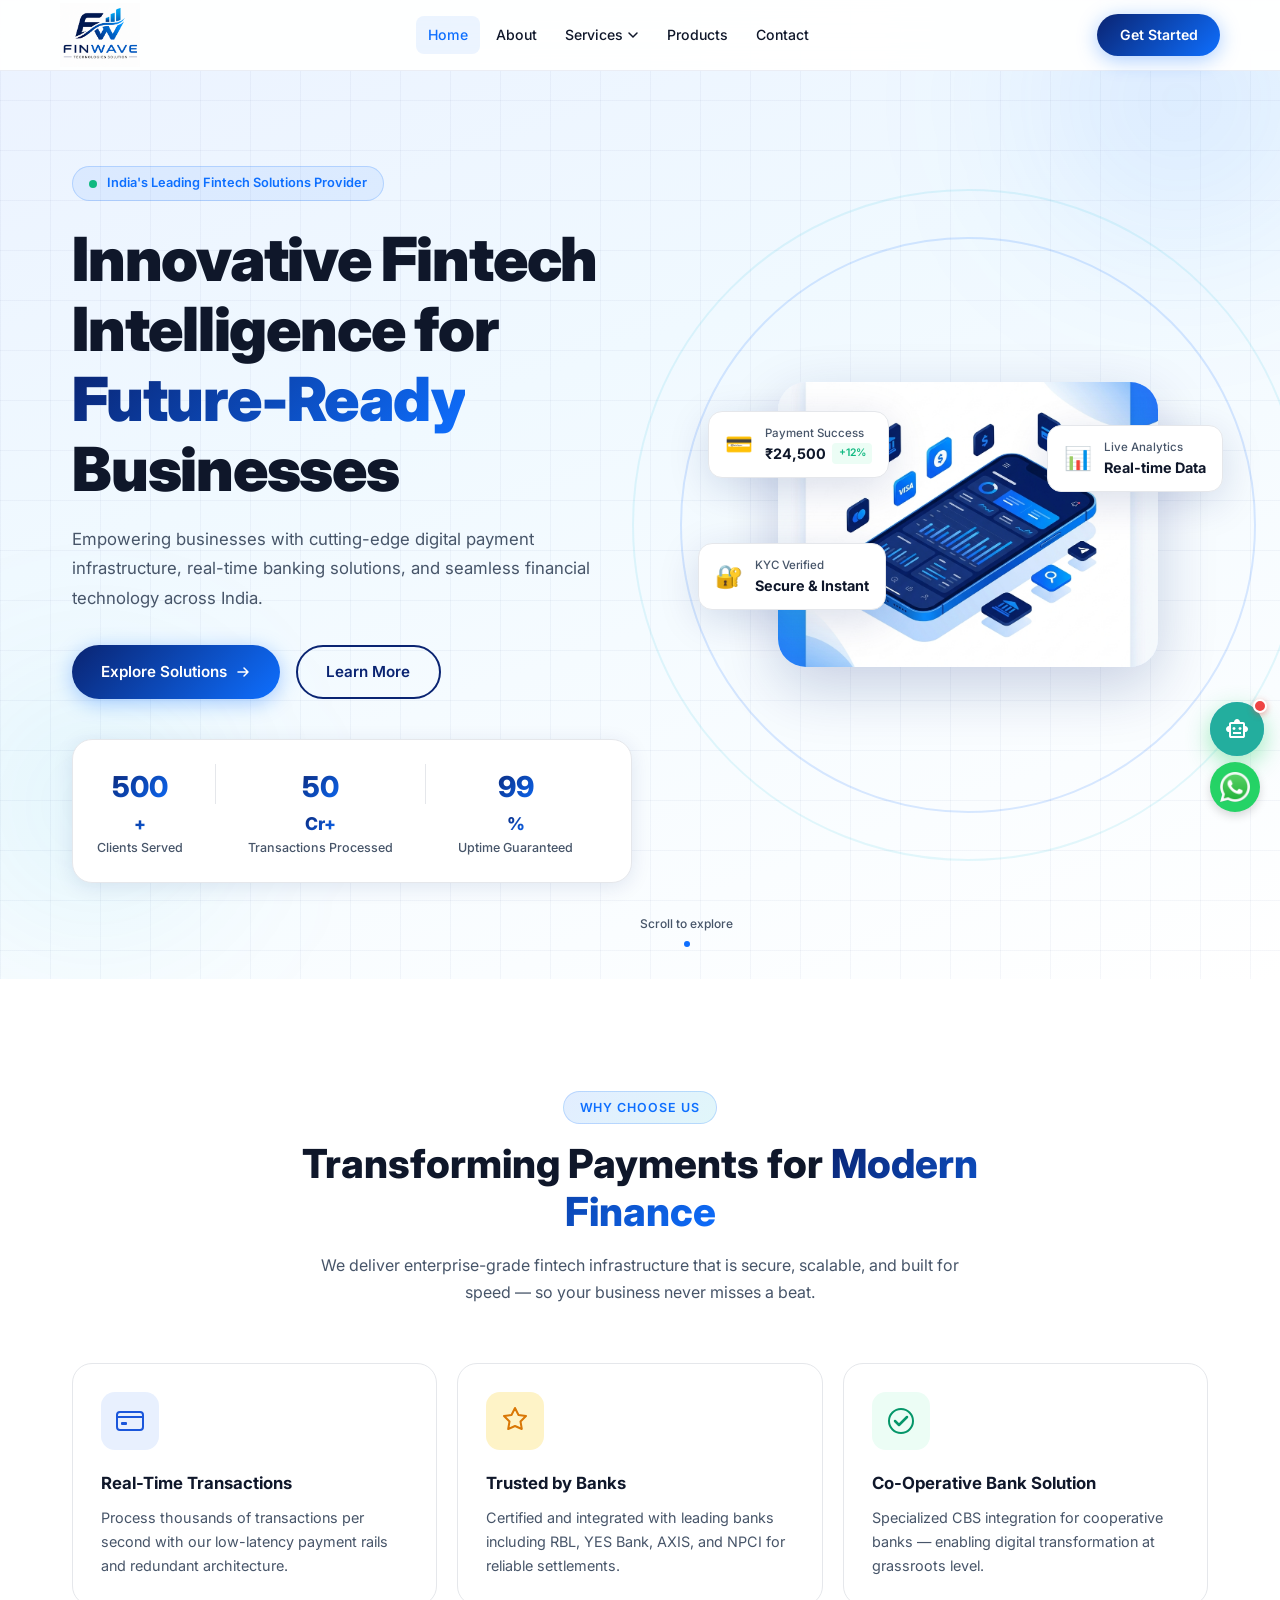
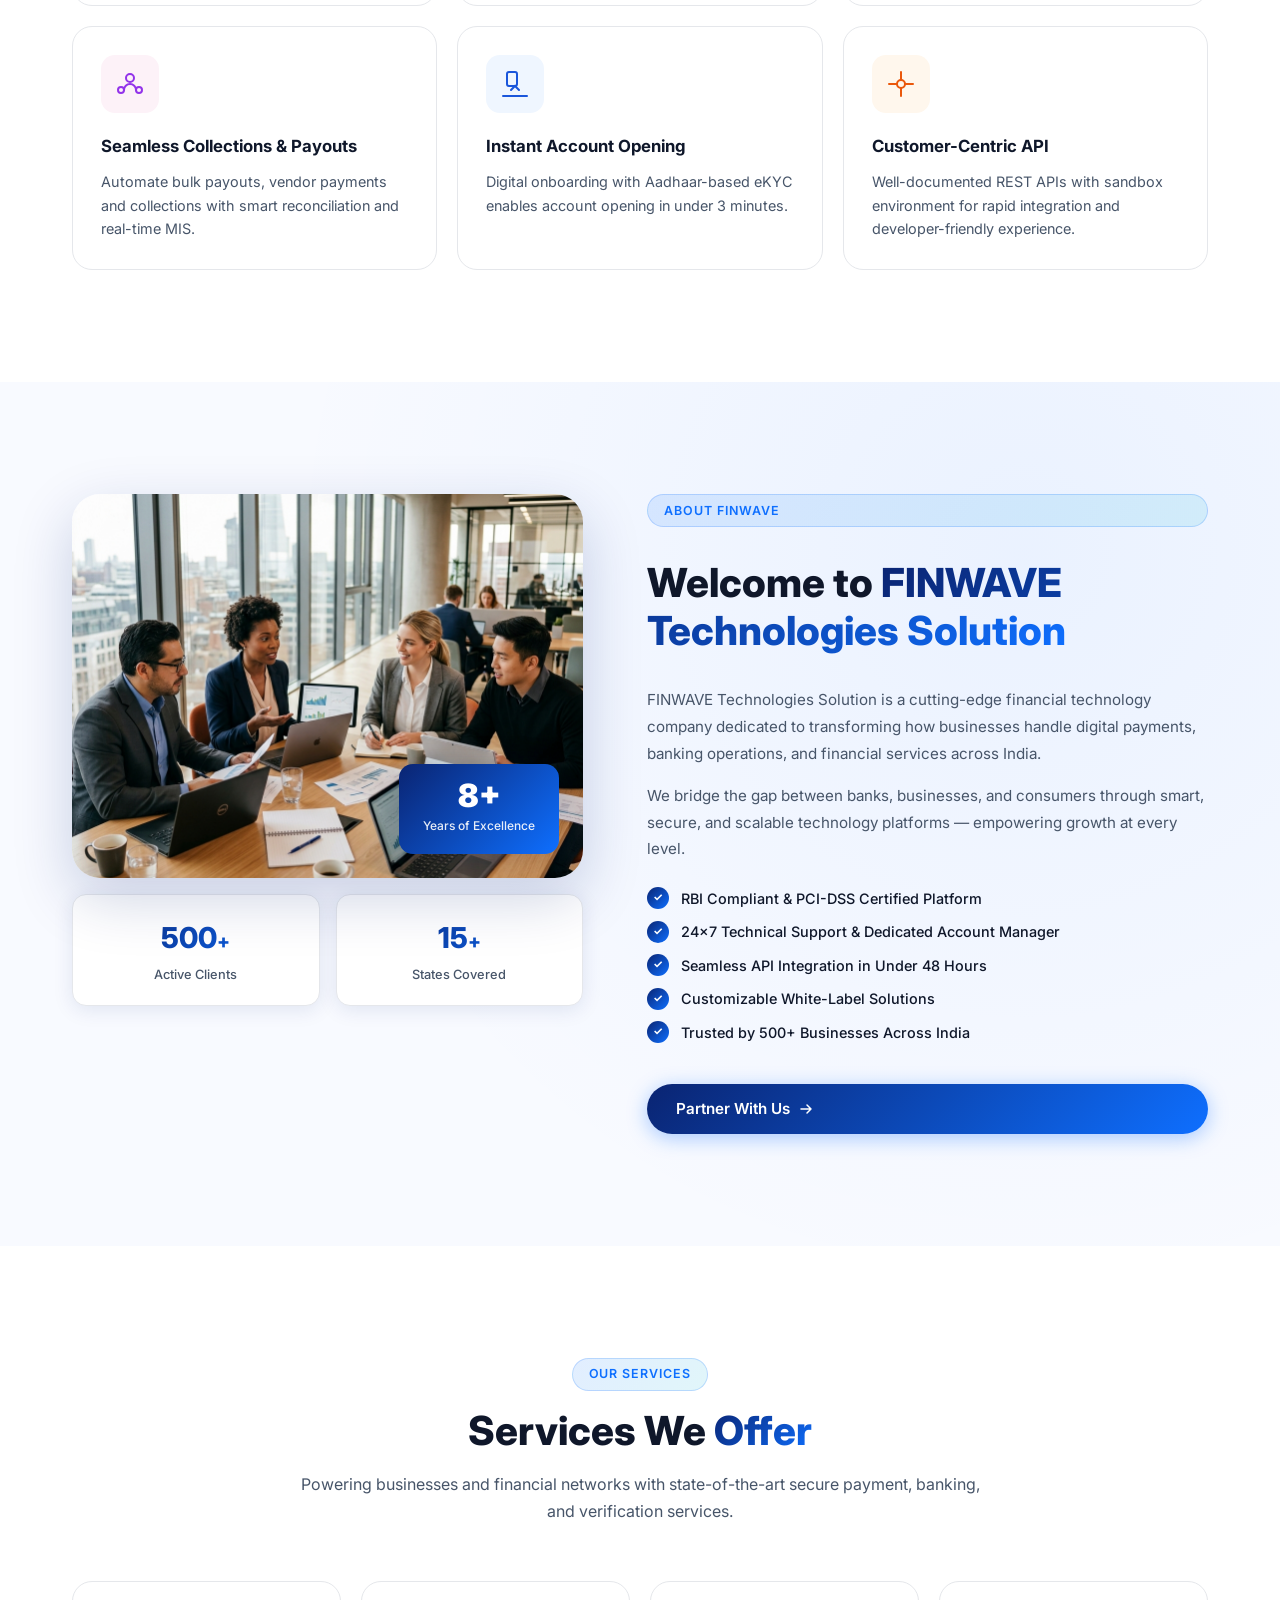
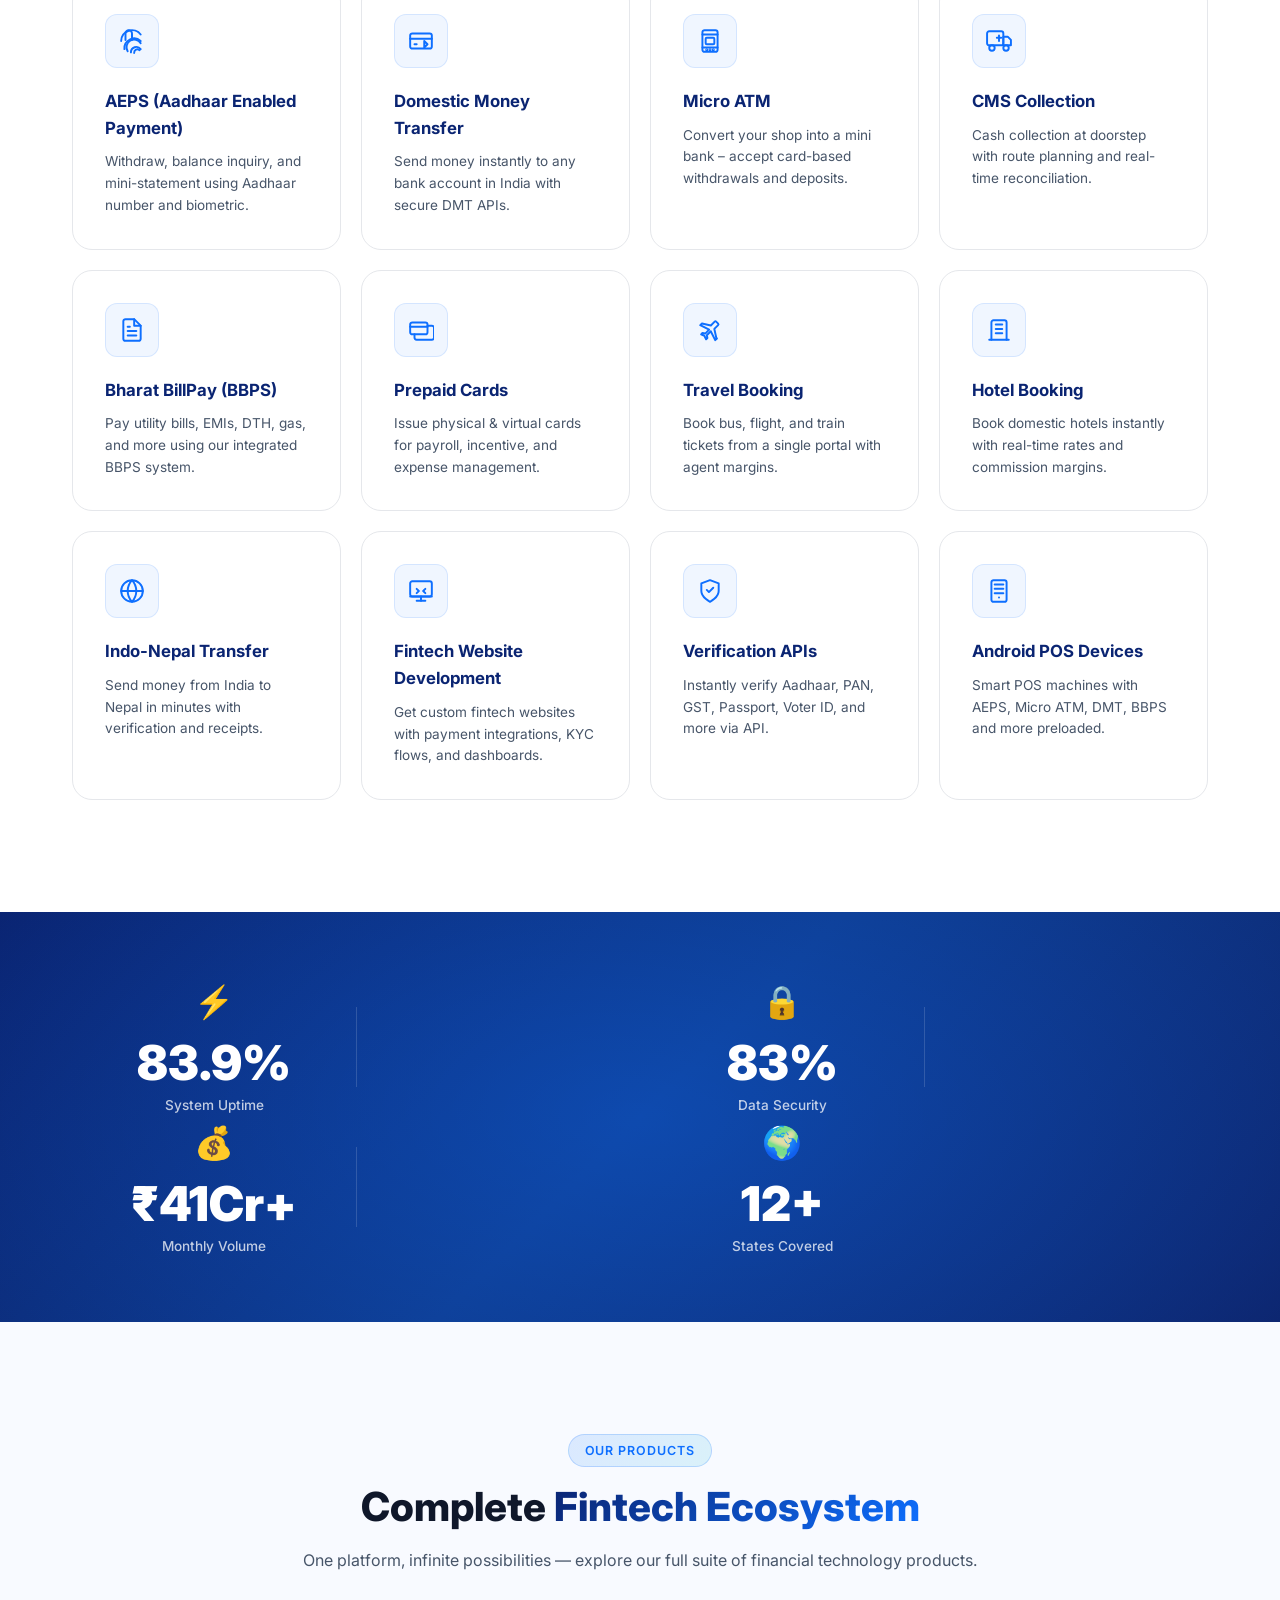
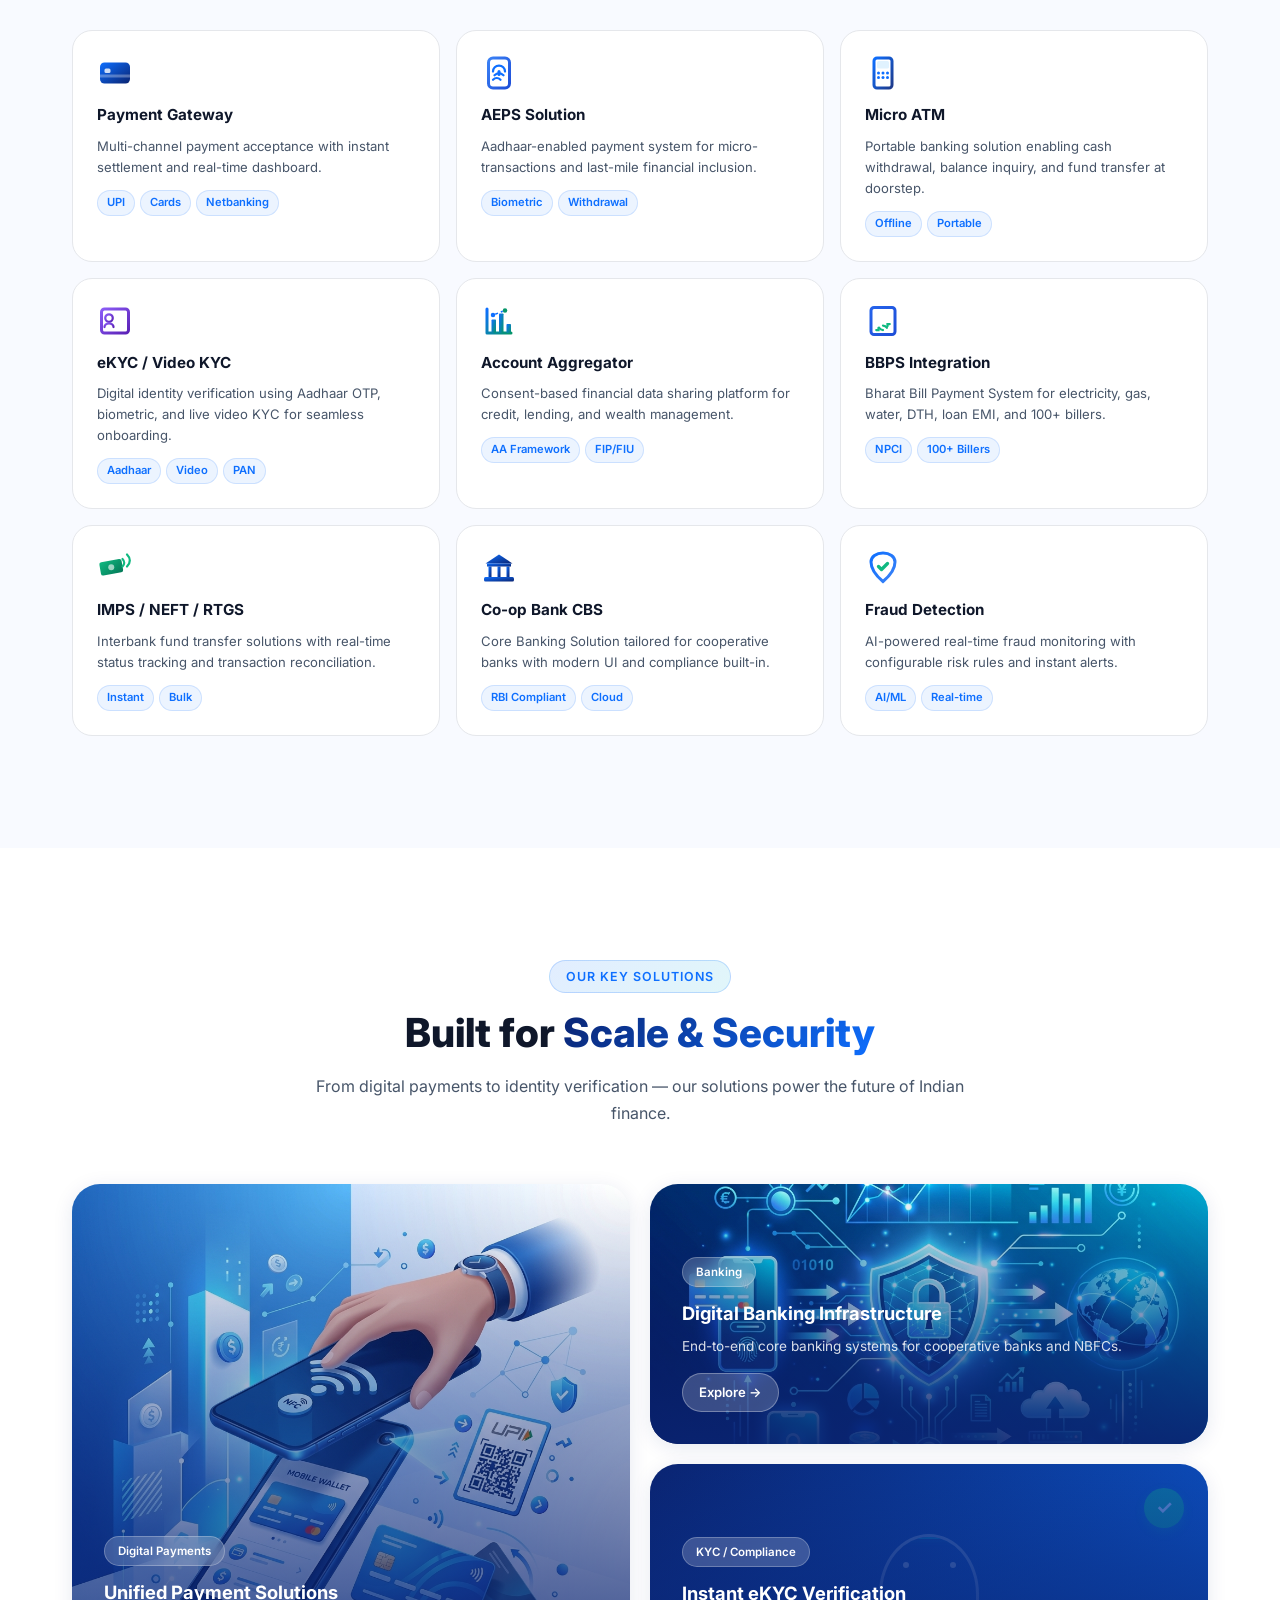
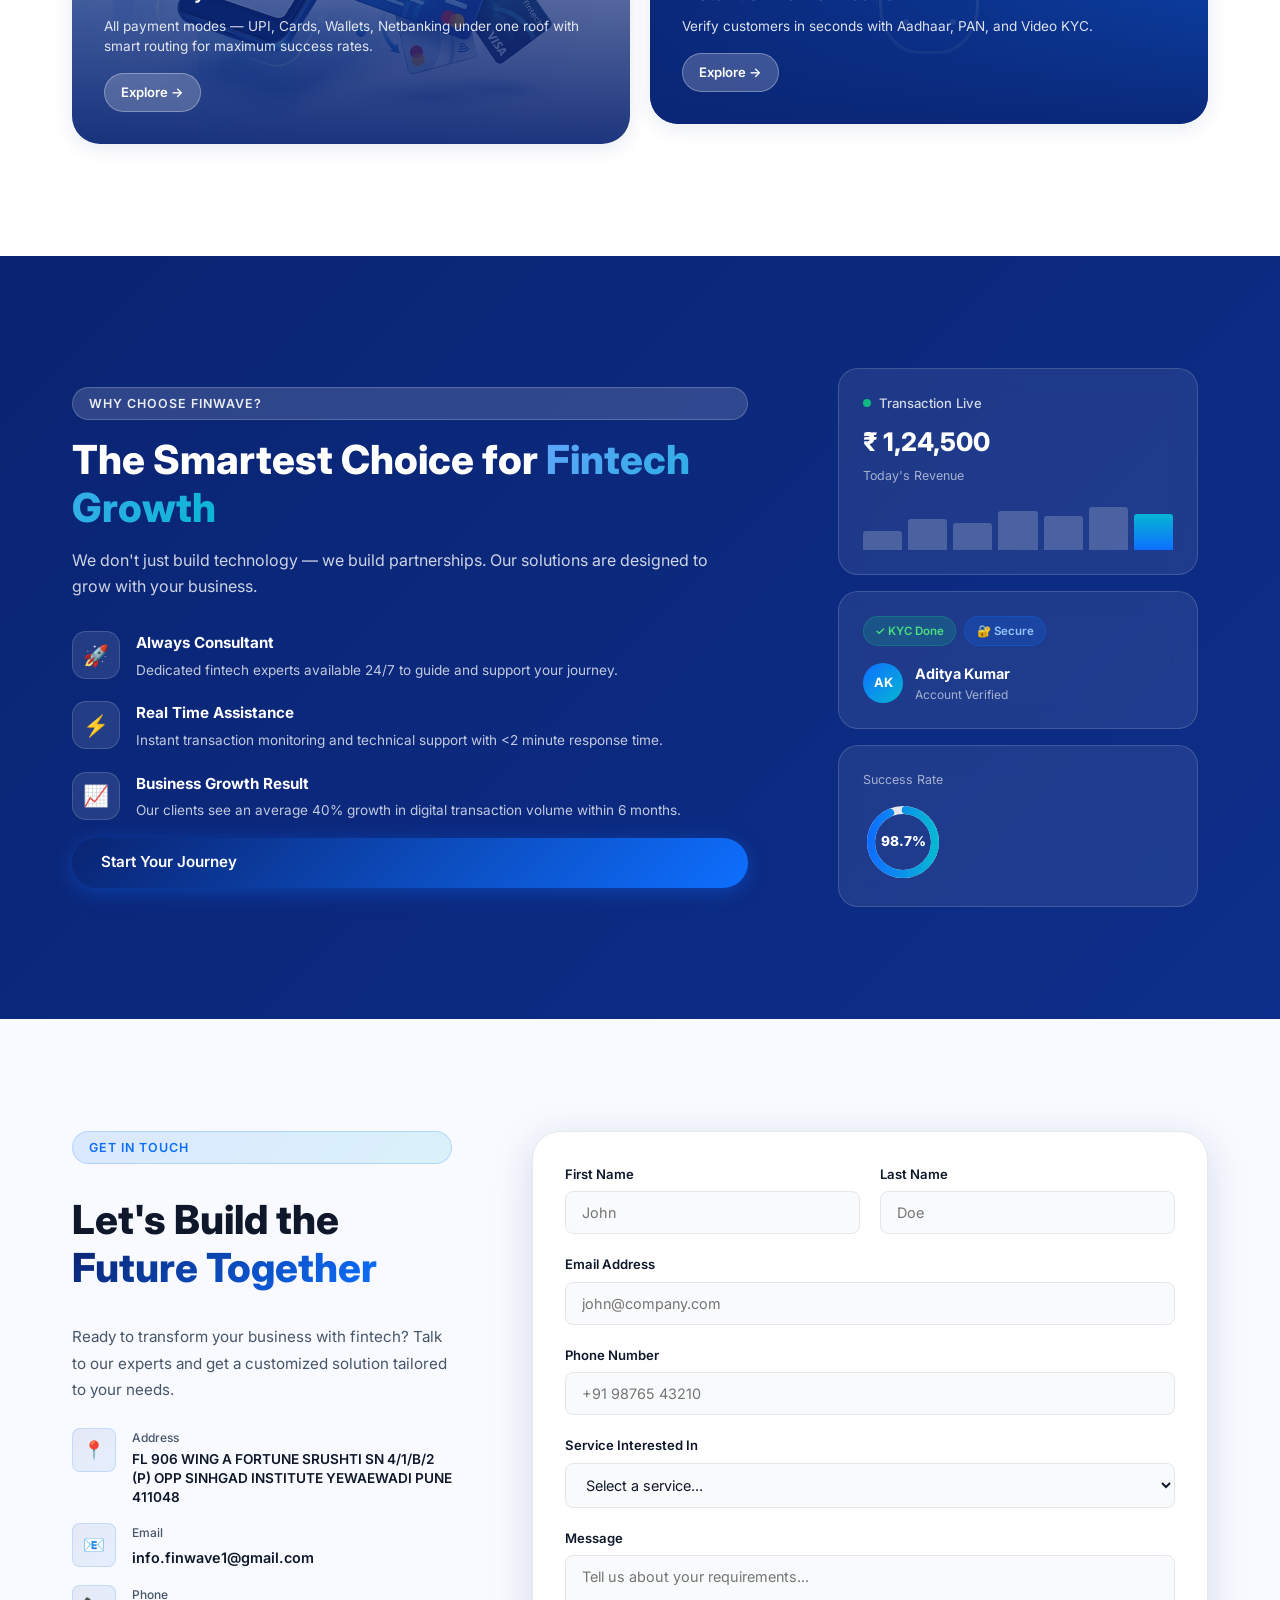
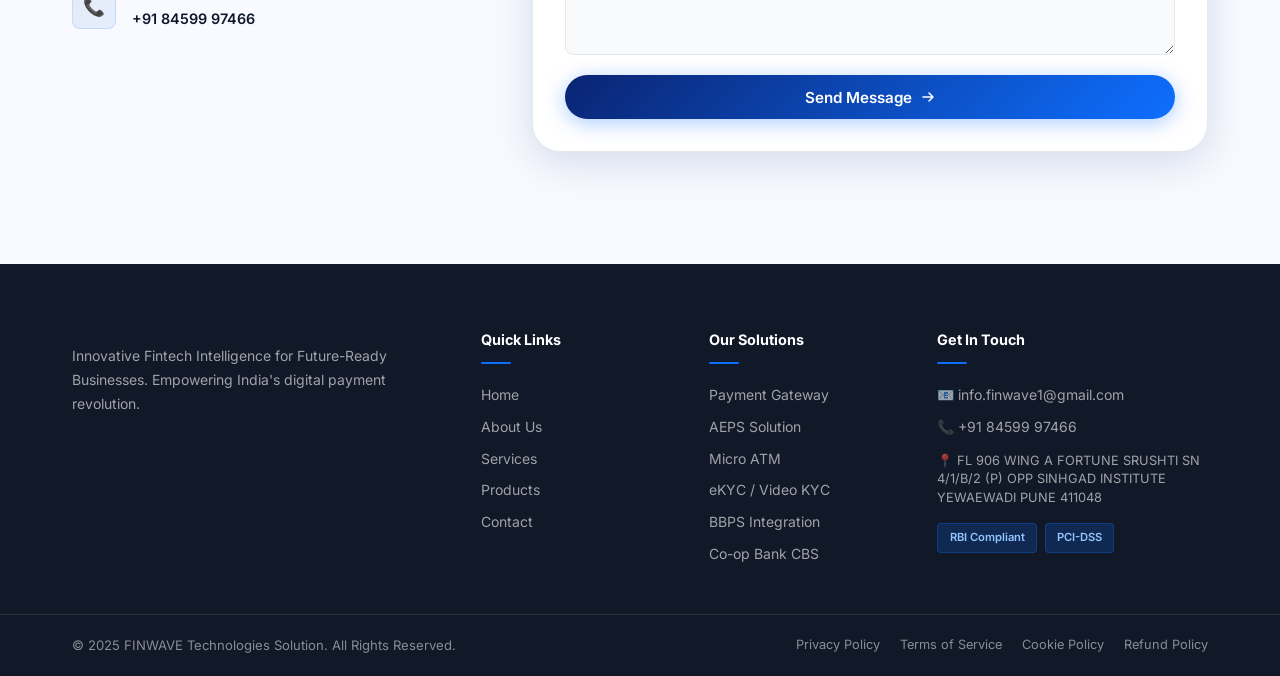
<file: index.html>
<!DOCTYPE html>
<html lang="en">

<head>
  <meta charset="UTF-8" />
  <meta name="viewport" content="width=device-width, initial-scale=1.0" />
  <meta name="description"
    content="FINWAVE Technologies Solution — Innovative Fintech Intelligence for Future-Ready Businesses. Empowering digital payments, KYC, banking solutions and more." />
  <meta name="keywords"
    content="fintech, payment solutions, KYC, digital banking, UPI, BBPS, finwave, financial technology" />
  <meta property="og:title" content="FINWAVE Technologies Solution" />
  <meta property="og:description" content="Innovative Fintech Intelligence for Future-Ready Businesses" />
  <title>FINWAVE Technologies Solution | Innovative Fintech Intelligence</title>
  <link rel="icon" type="image/png" href="images/FINWAVE_favicon.png" />
  <link rel="preconnect" href="https://fonts.googleapis.com" />
  <link rel="preconnect" href="https://fonts.gstatic.com" crossorigin />
  <link
    href="https://fonts.googleapis.com/css2?family=Inter:wght@300;400;500;600;700;800;900&family=Plus+Jakarta+Sans:wght@400;500;600;700;800&display=swap"
    rel="stylesheet" />
  <link rel="stylesheet" href="style.css" />
</head>

<body>

  <!-- ===================== PRELOADER ===================== -->
  <div id="preloader">
    <div class="preloader-inner">
      <img src="images/FINWAVE_favicon.png" alt="FINWAVE" class="preloader-logo" />
      <div class="preloader-bar"><span></span></div>
    </div>
  </div>

  <!-- ===================== NAVBAR ===================== -->
  <header id="navbar">
    <nav class="nav-container">
      <a href="#hero" class="nav-logo">
        <img src="images/FINWAVE_LOGO.png" alt="FINWAVE Technologies Solution" />
      </a>
      <ul class="nav-links" id="navLinks">
        <li><a href="#hero" class="nav-link active">Home</a></li>
        <li><a href="#about" class="nav-link">About</a></li>
        <li class="nav-dropdown">
          <a href="#services" class="nav-link">Services <svg width="12" height="12" viewBox="0 0 12 12">
              <path d="M2 4l4 4 4-4" stroke="currentColor" stroke-width="1.5" fill="none" stroke-linecap="round" />
            </svg></a>
          <ul class="dropdown-menu">
            <li><a href="service.html?service=aeps">AEPS Aadhaar Payment</a></li>
            <li><a href="service.html?service=dmt">Money Transfer (DMT)</a></li>
            <li><a href="service.html?service=matm">Micro ATM</a></li>
            <li><a href="service.html?service=cms">CMS Collection</a></li>
            <li><a href="service.html?service=bbps">Bharat BillPay (BBPS)</a></li>
            <li><a href="service.html?service=prepaid">Prepaid Cards</a></li>
            <li><a href="service.html?service=travel">Travel Booking</a></li>
            <li><a href="service.html?service=hotel">Hotel Booking</a></li>
            <li><a href="service.html?service=nepal">Indo-Nepal Transfer</a></li>
            <li><a href="service.html?service=webdev">Fintech Web Dev</a></li>
            <li><a href="service.html?service=verification">Verification APIs</a></li>
            <li><a href="service.html?service=pos">Android POS Devices</a></li>
          </ul>
        </li>
        <li><a href="#products" class="nav-link">Products</a></li>
        <!-- <li><a href="#partners" class="nav-link">Partners</a></li> -->
        <li><a href="#contact" class="nav-link">Contact</a></li>
      </ul>
      <a href="#contact" class="btn-primary nav-cta">Get Started</a>
      <button class="hamburger" id="hamburger" aria-label="Menu">
        <span></span><span></span><span></span>
      </button>
    </nav>
  </header>

  <!-- ===================== HERO ===================== -->
  <section id="hero">
    <div class="hero-bg-grid"></div>
    <div class="hero-blob hero-blob-1"></div>
    <div class="hero-blob hero-blob-2"></div>
    <div class="container hero-inner">
      <div class="hero-content" data-aos="fade-right">
        <div class="hero-badge">
          <span class="badge-dot"></span>
          India's Leading Fintech Solutions Provider
        </div>
        <h1 class="hero-title">
          Innovative Fintech<br />
          Intelligence for<br />
          <span class="gradient-text">Future-Ready</span> Businesses
        </h1>
        <p class="hero-desc">Empowering businesses with cutting-edge digital payment infrastructure, real-time banking
          solutions, and seamless financial technology across India.</p>
        <div class="hero-actions">
          <a href="#services" class="btn-primary">Explore Solutions <svg width="16" height="16" viewBox="0 0 16 16"
              fill="none">
              <path d="M3 8h10M9 4l4 4-4 4" stroke="currentColor" stroke-width="1.5" stroke-linecap="round"
                stroke-linejoin="round" />
            </svg></a>
          <a href="#about" class="btn-outline">Learn More</a>
        </div>
        <div class="hero-stats">
          <div class="hero-stat">
            <span class="stat-number" data-target="500">0</span><span class="stat-suffix">+</span>
            <span class="stat-label">Clients Served</span>
          </div>
          <div class="stat-divider"></div>
          <div class="hero-stat">
            <span class="stat-number" data-target="50">0</span><span class="stat-suffix">Cr+</span>
            <span class="stat-label">Transactions Processed</span>
          </div>
          <div class="stat-divider"></div>
          <div class="hero-stat">
            <span class="stat-number" data-target="99">0</span><span class="stat-suffix">%</span>
            <span class="stat-label">Uptime Guaranteed</span>
          </div>
        </div>
      </div>
      <div class="hero-visual" data-aos="fade-left">
        <div class="hero-card-float hero-card-1">
          <div class="hcard-icon">💳</div>
          <div>
            <div class="hcard-title">Payment Success</div>
            <div class="hcard-val">₹24,500 <span class="hcard-badge green">+12%</span></div>
          </div>
        </div>
        <div class="hero-img-wrap">
          <img src="images/hero_phone.png" alt="Fintech Dashboard" class="hero-main-img" />
        </div>
        <div class="hero-card-float hero-card-2">
          <div class="hcard-icon">🔐</div>
          <div>
            <div class="hcard-title">KYC Verified</div>
            <div class="hcard-val">Secure & Instant</div>
          </div>
        </div>
        <div class="hero-card-float hero-card-3">
          <div class="hcard-icon">📊</div>
          <div>
            <div class="hcard-title">Live Analytics</div>
            <div class="hcard-val">Real-time Data</div>
          </div>
        </div>
        <!-- Animated ring -->
        <div class="hero-ring ring-1"></div>
        <div class="hero-ring ring-2"></div>
      </div>
    </div>
    <div class="hero-scroll-indicator">
      <span>Scroll to explore</span>
      <div class="scroll-dot"></div>
    </div>
  </section>

  <!-- ===================== TRUSTED BY ===================== -->
  <!-- <section class="trusted-section">
    <div class="container">
      <p class="trusted-label">Trusted & Integrated With</p>
      <div class="trusted-ticker">
        <div class="ticker-track">
          <div class="ticker-item">
            <div class="bank-badge"><img src="images/rbl_bank.jpg" alt="RBL Bank"
                style="height: 16px; width: auto; object-fit: contain;" /> RBL Bank</div>
          </div>
          <div class="ticker-item">
            <div class="bank-badge"><img src="images/yes_bank.png" alt="YES Bank"
                style="height: 16px; width: auto; object-fit: contain;" /> YES Bank</div>
          </div>
          <div class="ticker-item">
            <div class="bank-badge"><img src="images/BBPS.png" alt="BBPS"
                style="height: 16px; width: auto; object-fit: contain;" /> BBPS</div>
          </div>
          <div class="ticker-item">
            <div class="bank-badge"><img src="images/UPI.png" alt="UPI"
                style="height: 16px; width: auto; object-fit: contain;" /> UPI</div>
          </div>
          <div class="ticker-item">
            <div class="bank-badge"><img src="images/imps.png" alt="IMPS"
                style="height: 16px; width: auto; object-fit: contain;" /> IMPS</div>
          </div>
          <div class="ticker-item">
            <div class="bank-badge"><img src="images/axis bank.jpg" alt="AXIS Bank"
                style="height: 16px; width: auto; object-fit: contain;" /> AXIS Bank</div>
          </div>
          <div class="ticker-item">
            <div class="bank-badge"><img src="images/IDFC_BANK.png" alt="IDFC Bank"
                style="height: 16px; width: auto; object-fit: contain;" /> IDFC Bank</div>
          </div>
          <div class="ticker-item">
            <div class="bank-badge"><img src="images/NPCI.png" alt="NPCI"
                style="height: 16px; width: auto; object-fit: contain;" /> NPCI</div>
          </div>
          
          <div class="ticker-item">
            <div class="bank-badge"><img src="images/rbl_bank.jpg" alt="RBL Bank"
                style="height: 16px; width: auto; object-fit: contain;" /> RBL Bank</div>
          </div>
          <div class="ticker-item">
            <div class="bank-badge"><img src="images/yes_bank.png" alt="YES Bank"
                style="height: 16px; width: auto; object-fit: contain;" /> YES Bank</div>
          </div>
          <div class="ticker-item">
            <div class="bank-badge"><img src="images/BBPS.png" alt="BBPS"
                style="height: 16px; width: auto; object-fit: contain;" /> BBPS</div>
          </div>
          <div class="ticker-item">
            <div class="bank-badge"><img src="images/UPI.png" alt="UPI"
                style="height: 16px; width: auto; object-fit: contain;" /> UPI</div>
          </div>
          <div class="ticker-item">
            <div class="bank-badge"><img src="images/imps.png" alt="IMPS"
                style="height: 16px; width: auto; object-fit: contain;" /> IMPS</div>
          </div>
          <div class="ticker-item">
            <div class="bank-badge"><img src="images/axis bank.jpg" alt="AXIS Bank"
                style="height: 16px; width: auto; object-fit: contain;" /> AXIS Bank</div>
          </div>
          <div class="ticker-item">
            <div class="bank-badge"><img src="images/IDFC_BANK.png" alt="IDFC Bank"
                style="height: 16px; width: auto; object-fit: contain;" /> IDFC Bank</div>
          </div>
          <div class="ticker-item">
            <div class="bank-badge"><img src="images/NPCI.png" alt="NPCI"
                style="height: 16px; width: auto; object-fit: contain;" /> NPCI</div>
          </div>
        </div>
      </div>
    </div>
  </section> -->

  <!-- ===================== FEATURES / WHY US ===================== -->
  <section id="features" class="section-pad features-section">
    <div class="container">
      <div class="section-header" data-aos="fade-up">
        <span class="section-tag">Why Choose Us</span>
        <h2 class="section-title">Transforming Payments for <span class="gradient-text">Modern Finance</span></h2>
        <p class="section-desc">We deliver enterprise-grade fintech infrastructure that is secure, scalable, and built
          for speed — so your business never misses a beat.</p>
      </div>
      <div class="features-grid">
        <div class="feature-card" data-aos="fade-up" data-aos-delay="0">
          <div class="feature-icon-wrap" style="--ic: #E8F0FE;">
            <svg width="32" height="32" viewBox="0 0 32 32" fill="none">
              <rect x="3" y="7" width="26" height="18" rx="3" stroke="#1A56DB" stroke-width="2" />
              <path d="M3 12h26" stroke="#1A56DB" stroke-width="2" />
              <rect x="7" y="17" width="6" height="3" rx="1" fill="#1A56DB" />
            </svg>
          </div>
          <h3>Real-Time Transactions</h3>
          <p>Process thousands of transactions per second with our low-latency payment rails and redundant architecture.
          </p>
        </div>
        <div class="feature-card" data-aos="fade-up" data-aos-delay="80">
          <div class="feature-icon-wrap" style="--ic: #FEF3C7;">
            <svg width="32" height="32" viewBox="0 0 32 32" fill="none">
              <path d="M16 3l3.5 7 7.5 1-5.5 5.5 1.3 7.5L16 21l-6.8 3 1.3-7.5L5 11l7.5-1z" stroke="#D97706"
                stroke-width="2" stroke-linejoin="round" />
            </svg>
          </div>
          <h3>Trusted by Banks</h3>
          <p>Certified and integrated with leading banks including RBL, YES Bank, AXIS, and NPCI for reliable
            settlements.</p>
        </div>
        <div class="feature-card" data-aos="fade-up" data-aos-delay="160">
          <div class="feature-icon-wrap" style="--ic: #ECFDF5;">
            <svg width="32" height="32" viewBox="0 0 32 32" fill="none">
              <path d="M10 16l4 4 8-8" stroke="#059669" stroke-width="2.5" stroke-linecap="round"
                stroke-linejoin="round" />
              <circle cx="16" cy="16" r="12" stroke="#059669" stroke-width="2" />
            </svg>
          </div>
          <h3>Co-Operative Bank Solution</h3>
          <p>Specialized CBS integration for cooperative banks — enabling digital transformation at grassroots level.
          </p>
        </div>
        <div class="feature-card" data-aos="fade-up" data-aos-delay="240">
          <div class="feature-icon-wrap" style="--ic: #FDF2F8;">
            <svg width="32" height="32" viewBox="0 0 32 32" fill="none">
              <circle cx="16" cy="10" r="4" stroke="#9333EA" stroke-width="2" />
              <circle cx="7" cy="22" r="3" stroke="#9333EA" stroke-width="2" />
              <circle cx="25" cy="22" r="3" stroke="#9333EA" stroke-width="2" />
              <path d="M10 22c0-3.3 2.7-6 6-6s6 2.7 6 6" stroke="#9333EA" stroke-width="2" stroke-linecap="round" />
            </svg>
          </div>
          <h3>Seamless Collections & Payouts</h3>
          <p>Automate bulk payouts, vendor payments and collections with smart reconciliation and real-time MIS.</p>
        </div>
        <div class="feature-card" data-aos="fade-up" data-aos-delay="320">
          <div class="feature-icon-wrap" style="--ic: #EFF6FF;">
            <svg width="32" height="32" viewBox="0 0 32 32" fill="none">
              <rect x="8" y="4" width="10" height="14" rx="2" stroke="#1A56DB" stroke-width="2" />
              <path d="M12 22l4-4 4 4" stroke="#1A56DB" stroke-width="2" stroke-linecap="round" />
              <path d="M4 28h24" stroke="#1A56DB" stroke-width="2" stroke-linecap="round" />
            </svg>
          </div>
          <h3>Instant Account Opening</h3>
          <p>Digital onboarding with Aadhaar-based eKYC enables account opening in under 3 minutes.</p>
        </div>
        <div class="feature-card" data-aos="fade-up" data-aos-delay="400">
          <div class="feature-icon-wrap" style="--ic: #FFF7ED;">
            <svg width="32" height="32" viewBox="0 0 32 32" fill="none">
              <path d="M16 4v8m0 8v8M4 16h8m8 0h8" stroke="#EA580C" stroke-width="2" stroke-linecap="round" />
              <circle cx="16" cy="16" r="4" stroke="#EA580C" stroke-width="2" />
            </svg>
          </div>
          <h3>Customer-Centric API</h3>
          <p>Well-documented REST APIs with sandbox environment for rapid integration and developer-friendly experience.
          </p>
        </div>
      </div>
    </div>
  </section>

  <!-- ===================== ABOUT ===================== -->
  <section id="about" class="section-pad about-section">
    <div class="about-bg-pattern"></div>
    <div class="container about-inner">
      <div class="about-visual" data-aos="fade-right">
        <div class="about-img-frame">
          <img src="images/about_team.png" alt="FINWAVE Team" />
          <div class="about-exp-badge">
            <span class="exp-num">8+</span>
            <span class="exp-text">Years of Excellence</span>
          </div>
        </div>
        <div class="about-stat-cards">
          <div class="asc">
            <div class="asc-num">500<span>+</span></div>
            <div class="asc-label">Active Clients</div>
          </div>
          <div class="asc">
            <div class="asc-num">15<span>+</span></div>
            <div class="asc-label">States Covered</div>
          </div>
        </div>
      </div>
      <div class="about-content" data-aos="fade-left">
        <span class="section-tag">About FINWAVE</span>
        <h2 class="section-title">Welcome to <span class="gradient-text">FINWAVE Technologies Solution</span></h2>
        <p>FINWAVE Technologies Solution is a cutting-edge financial technology company dedicated to transforming how
          businesses handle digital payments, banking operations, and financial services across India.</p>
        <p>We bridge the gap between banks, businesses, and consumers through smart, secure, and scalable technology
          platforms — empowering growth at every level.</p>
        <ul class="about-checklist">
          <li><span class="check-icon">✓</span> RBI Compliant & PCI-DSS Certified Platform</li>
          <li><span class="check-icon">✓</span> 24×7 Technical Support & Dedicated Account Manager</li>
          <li><span class="check-icon">✓</span> Seamless API Integration in Under 48 Hours</li>
          <li><span class="check-icon">✓</span> Customizable White-Label Solutions</li>
          <li><span class="check-icon">✓</span> Trusted by 500+ Businesses Across India</li>
        </ul>
        <a href="#contact" class="btn-primary">Partner With Us <svg width="16" height="16" viewBox="0 0 16 16"
            fill="none">
            <path d="M3 8h10M9 4l4 4-4 4" stroke="currentColor" stroke-width="1.5" stroke-linecap="round"
              stroke-linejoin="round" />
          </svg></a>
      </div>
    </div>
  </section>

  <!-- ===================== SERVICES WE OFFER ===================== -->
  <section id="services" class="section-pad services-section">
    <div class="container">
      <div class="section-header" data-aos="fade-up">
        <span class="section-tag">Our Services</span>
        <h2 class="section-title">Services We <span class="gradient-text">Offer</span></h2>
        <p class="section-desc">Powering businesses and financial networks with state-of-the-art secure payment,
          banking, and verification services.</p>
      </div>
      <div class="services-grid">
        <!-- Card 1 -->
        <div class="service-card" id="service-aeps" data-aos="fade-up" data-aos-delay="0"
          onclick="location.href='service.html?service=aeps'">
          <div class="service-icon">
            <svg viewBox="0 0 24 24" fill="none" stroke="currentColor" stroke-width="2" stroke-linecap="round"
              stroke-linejoin="round">
              <path d="M2 12a10 10 0 0 1 18-6" />
              <path d="M5 19.5A9 9 0 0 1 20 12" />
              <path d="M8 21.5A7 7 0 0 1 20 14" />
              <path d="M11 22.5a5 5 0 0 1 9-3" />
              <path d="M14 23a3 3 0 0 1 5-2.5" />
              <path d="M12 11V5a3 3 0 0 0-6 0v6" />
            </svg>
          </div>
          <h3>AEPS (Aadhaar Enabled Payment)</h3>
          <p>Withdraw, balance inquiry, and mini-statement using Aadhaar number and biometric.</p>
        </div>
        <!-- Card 2 -->
        <div class="service-card" id="service-dmt" data-aos="fade-up" data-aos-delay="50"
          onclick="location.href='service.html?service=dmt'">
          <div class="service-icon">
            <svg viewBox="0 0 24 24" fill="none" stroke="currentColor" stroke-width="2" stroke-linecap="round"
              stroke-linejoin="round">
              <rect x="2" y="5" width="20" height="14" rx="2" ry="2" />
              <line x1="2" y1="10" x2="22" y2="10" />
              <path d="M6 15h2" />
              <path d="M18 15l-3-3v6l3-3z" />
            </svg>
          </div>
          <h3>Domestic Money Transfer</h3>
          <p>Send money instantly to any bank account in India with secure DMT APIs.</p>
        </div>
        <!-- Card 3 -->
        <div class="service-card" id="service-matm" data-aos="fade-up" data-aos-delay="100"
          onclick="location.href='service.html?service=matm'">
          <div class="service-icon">
            <svg viewBox="0 0 24 24" fill="none" stroke="currentColor" stroke-width="2" stroke-linecap="round"
              stroke-linejoin="round">
              <rect x="5" y="2" width="14" height="20" rx="2" ry="2" />
              <line x1="5" y1="6" x2="19" y2="6" />
              <line x1="5" y1="18" x2="19" y2="18" />
              <rect x="8" y="9" width="8" height="6" rx="1" />
              <circle cx="9" cy="20" r="0.5" />
              <circle cx="12" cy="20" r="0.5" />
              <circle cx="15" cy="20" r="0.5" />
            </svg>
          </div>
          <h3>Micro ATM</h3>
          <p>Convert your shop into a mini bank – accept card-based withdrawals and deposits.</p>
        </div>
        <!-- Card 4 -->
        <div class="service-card" id="service-cms" data-aos="fade-up" data-aos-delay="150"
          onclick="location.href='service.html?service=cms'">
          <div class="service-icon">
            <svg viewBox="0 0 24 24" fill="none" stroke="currentColor" stroke-width="2" stroke-linecap="round"
              stroke-linejoin="round">
              <rect x="1" y="3" width="15" height="13" rx="2" ry="2" />
              <polygon points="16 8 20 8 23 11 23 16 16 16 16 8" />
              <circle cx="5.5" cy="18.5" r="2.5" />
              <circle cx="18.5" cy="18.5" r="2.5" />
              <path d="M12 7v5" />
              <path d="M10 9h4" />
            </svg>
          </div>
          <h3>CMS Collection</h3>
          <p>Cash collection at doorstep with route planning and real-time reconciliation.</p>
        </div>
        <!-- Card 5 -->
        <div class="service-card" id="service-bbps" data-aos="fade-up" data-aos-delay="200"
          onclick="location.href='service.html?service=bbps'">
          <div class="service-icon">
            <svg viewBox="0 0 24 24" fill="none" stroke="currentColor" stroke-width="2" stroke-linecap="round"
              stroke-linejoin="round">
              <path d="M14 2H6a2 2 0 0 0-2 2v16a2 2 0 0 0 2 2h12a2 2 0 0 0 2-2V8z" />
              <polyline points="14 2 14 8 20 8" />
              <line x1="16" y1="13" x2="8" y2="13" />
              <line x1="16" y1="17" x2="8" y2="17" />
              <polyline points="10 9 9 9 8 9" />
            </svg>
          </div>
          <h3>Bharat BillPay (BBPS)</h3>
          <p>Pay utility bills, EMIs, DTH, gas, and more using our integrated BBPS system.</p>
        </div>
        <!-- Card 6 -->
        <div class="service-card" id="service-prepaid" data-aos="fade-up" data-aos-delay="250"
          onclick="location.href='service.html?service=prepaid'">
          <div class="service-icon">
            <svg viewBox="0 0 24 24" fill="none" stroke="currentColor" stroke-width="2" stroke-linecap="round"
              stroke-linejoin="round">
              <rect x="2" y="5" width="16" height="11" rx="2" ry="2" />
              <path d="M6 16v3a2 2 0 0 0 2 2h14a2 2 0 0 0 2-2V10a2 2 0 0 0-2-2h-4" />
              <line x1="2" y1="9" x2="18" y2="9" />
            </svg>
          </div>
          <h3>Prepaid Cards</h3>
          <p>Issue physical & virtual cards for payroll, incentive, and expense management.</p>
        </div>
        <!-- Card 7 -->
        <div class="service-card" id="service-travel" data-aos="fade-up" data-aos-delay="300"
          onclick="location.href='service.html?service=travel'">
          <div class="service-icon">
            <svg viewBox="0 0 24 24" fill="none" stroke="currentColor" stroke-width="2" stroke-linecap="round"
              stroke-linejoin="round">
              <path
                d="M17.8 19.2 16 11l3.5-3.5a1 1 0 0 0 0-1.4l-1.8-1.8a1 1 0 0 0-1.4 0L12.8 7.8 4.6 6 3 7.6l8.2 4.1-3.6 3.6-2.6-.5-1.2 1.2 3.1 1.5 1.5 3.1 1.2-1.2-.5-2.6 3.6-3.6 4.1 8.2 1.6-1.6z" />
            </svg>
          </div>
          <h3>Travel Booking</h3>
          <p>Book bus, flight, and train tickets from a single portal with agent margins.</p>
        </div>
        <!-- Card 8 -->
        <div class="service-card" id="service-hotel" data-aos="fade-up" data-aos-delay="350"
          onclick="location.href='service.html?service=hotel'">
          <div class="service-icon">
            <svg viewBox="0 0 24 24" fill="none" stroke="currentColor" stroke-width="2" stroke-linecap="round"
              stroke-linejoin="round">
              <path d="M3 21h18" />
              <path d="M5 21V5a2 2 0 0 1 2-2h10a2 2 0 0 1 2 2v16" />
              <path d="M9 11h6" />
              <path d="M9 15h6" />
              <path d="M9 7h6" />
            </svg>
          </div>
          <h3>Hotel Booking</h3>
          <p>Book domestic hotels instantly with real-time rates and commission margins.</p>
        </div>
        <!-- Card 9 -->
        <div class="service-card" id="service-nepal" data-aos="fade-up" data-aos-delay="400"
          onclick="location.href='service.html?service=nepal'">
          <div class="service-icon">
            <svg viewBox="0 0 24 24" fill="none" stroke="currentColor" stroke-width="2" stroke-linecap="round"
              stroke-linejoin="round">
              <circle cx="12" cy="12" r="10" />
              <path d="M2 12h20" />
              <path d="M12 2a15.3 15.3 0 0 1 4 10 15.3 15.3 0 0 1-4 10 15.3 15.3 0 0 1-4-10 15.3 15.3 0 0 1 4-10z" />
            </svg>
          </div>
          <h3>Indo-Nepal Transfer</h3>
          <p>Send money from India to Nepal in minutes with verification and receipts.</p>
        </div>
        <!-- Card 10 -->
        <div class="service-card" id="service-webdev" data-aos="fade-up" data-aos-delay="450"
          onclick="location.href='service.html?service=webdev'">
          <div class="service-icon">
            <svg viewBox="0 0 24 24" fill="none" stroke="currentColor" stroke-width="2" stroke-linecap="round"
              stroke-linejoin="round">
              <rect x="2" y="3" width="20" height="14" rx="2" ry="2" />
              <line x1="2" y1="17" x2="22" y2="17" />
              <line x1="12" y1="17" x2="12" y2="21" />
              <line x1="8" y1="21" x2="16" y2="21" />
              <polyline points="8 10 10 12 8 14" />
              <polyline points="16 10 14 12 16 14" />
            </svg>
          </div>
          <h3>Fintech Website Development</h3>
          <p>Get custom fintech websites with payment integrations, KYC flows, and dashboards.</p>
        </div>
        <!-- Card 11 -->
        <div class="service-card" id="service-verification" data-aos="fade-up" data-aos-delay="500"
          onclick="location.href='service.html?service=verification'">
          <div class="service-icon">
            <svg viewBox="0 0 24 24" fill="none" stroke="currentColor" stroke-width="2" stroke-linecap="round"
              stroke-linejoin="round">
              <path d="M12 22s8-4 8-10V5l-8-3-8 3v7c0 6 8 10 8 10z" />
              <path d="m9 11 2 2 4-4" />
            </svg>
          </div>
          <h3>Verification APIs</h3>
          <p>Instantly verify Aadhaar, PAN, GST, Passport, Voter ID, and more via API.</p>
        </div>
        <!-- Card 12 -->
        <div class="service-card" id="service-pos" data-aos="fade-up" data-aos-delay="550"
          onclick="location.href='service.html?service=pos'">
          <div class="service-icon">
            <svg viewBox="0 0 24 24" fill="none" stroke="currentColor" stroke-width="2" stroke-linecap="round"
              stroke-linejoin="round">
              <rect x="5" y="2" width="14" height="20" rx="2" />
              <path d="M12 18h.01" />
              <path d="M8 6h8" />
              <path d="M8 10h8" />
              <path d="M8 14h8" />
            </svg>
          </div>
          <h3>Android POS Devices</h3>
          <p>Smart POS machines with AEPS, Micro ATM, DMT, BBPS and more preloaded.</p>
        </div>
      </div>
    </div>
  </section>


  <!-- ===================== STATS ===================== -->
  <section class="stats-section">
    <div class="stats-bg-animation">
      <div class="stats-wave"></div>
    </div>
    <div class="container stats-inner">
      <div class="stat-item" data-aos="fade-up" data-aos-delay="0">
        <div class="stat-icon">⚡</div>
        <div class="stat-count"><span class="count-num" data-target="99">0</span>.<span>9</span>%</div>
        <div class="stat-label">System Uptime</div>
      </div>
      <div class="stat-separator"></div>
      <div class="stat-item" data-aos="fade-up" data-aos-delay="100">
        <div class="stat-icon">🔒</div>
        <div class="stat-count"><span class="count-num" data-target="100">0</span>%</div>
        <div class="stat-label">Data Security</div>
      </div>
      <div class="stat-separator"></div>
      <div class="stat-item" data-aos="fade-up" data-aos-delay="200">
        <div class="stat-icon">💰</div>
        <div class="stat-count">₹<span class="count-num" data-target="50">0</span>Cr+</div>
        <div class="stat-label">Monthly Volume</div>
      </div>
      <div class="stat-separator"></div>
      <div class="stat-item" data-aos="fade-up" data-aos-delay="300">
        <div class="stat-icon">🌍</div>
        <div class="stat-count"><span class="count-num" data-target="15">0</span>+</div>
        <div class="stat-label">States Covered</div>
      </div>
    </div>
  </section>

  <!-- ===================== PRODUCTS ===================== -->
  <section id="products" class="section-pad products-section">
    <div class="container">
      <div class="section-header" data-aos="fade-up">
        <span class="section-tag">Our Products</span>
        <h2 class="section-title">Complete <span class="gradient-text">Fintech Ecosystem</span></h2>
        <p class="section-desc">One platform, infinite possibilities — explore our full suite of financial technology
          products.</p>
      </div>
      <div class="products-grid">
        <div class="product-card" data-aos="fade-up" data-aos-delay="0">
          <div class="product-icon">
            <svg viewBox="0 0 24 24" fill="none" xmlns="http://www.w3.org/2000/svg">
              <defs>
                <linearGradient id="cardGrad" x1="0%" y1="0%" x2="100%" y2="100%">
                  <stop offset="0%" stop-color="#0E6FFF" />
                  <stop offset="100%" stop-color="#0A2472" />
                </linearGradient>
              </defs>
              <rect x="2" y="5" width="20" height="14" rx="3" fill="url(#cardGrad)" />
              <rect x="5" y="9" width="4" height="3" rx="1" fill="#FFFFFF" opacity="0.8" />
              <line x1="2" y1="14" x2="22" y2="14" stroke="#FFFFFF" stroke-width="2" opacity="0.3" />
            </svg>
          </div>
          <h3>Payment Gateway</h3>
          <p>Multi-channel payment acceptance with instant settlement and real-time dashboard.</p>
          <div class="product-tags"><span>UPI</span><span>Cards</span><span>Netbanking</span></div>
        </div>
        <div class="product-card" data-aos="fade-up" data-aos-delay="60">
          <div class="product-icon">
            <svg viewBox="0 0 24 24" fill="none" xmlns="http://www.w3.org/2000/svg">
              <defs>
                <linearGradient id="phoneGrad" x1="0%" y1="0%" x2="100%" y2="100%">
                  <stop offset="0%" stop-color="#3B82F6" />
                  <stop offset="100%" stop-color="#1D4ED8" />
                </linearGradient>
              </defs>
              <rect x="5" y="2" width="14" height="20" rx="3" stroke="url(#phoneGrad)" stroke-width="2" />
              <path d="M12 7c-2.2 0-4 1.8-4 4m8 0c0-2.2-1.8-4-4-4" stroke="#0E6FFF" stroke-width="1.5"
                stroke-linecap="round" />
              <path d="M12 10a1 1 0 0 1 1 1v2a1 1 0 0 1-2 0v-2a1 1 0 0 1 1-1z" fill="#0E6FFF" />
              <path d="M9 13.5c1-1 2-1.5 3-1.5s2 .5 3 1.5m-7 3c1.5-1.5 3.5-1.5 5 0" stroke="#0E6FFF" stroke-width="1.5"
                stroke-linecap="round" />
            </svg>
          </div>
          <h3>AEPS Solution</h3>
          <p>Aadhaar-enabled payment system for micro-transactions and last-mile financial inclusion.</p>
          <div class="product-tags"><span>Biometric</span><span>Withdrawal</span></div>
        </div>
        <div class="product-card" data-aos="fade-up" data-aos-delay="120">
          <div class="product-icon">
            <svg viewBox="0 0 24 24" fill="none" xmlns="http://www.w3.org/2000/svg">
              <defs>
                <linearGradient id="atmGrad" x1="0%" y1="0%" x2="100%" y2="100%">
                  <stop offset="0%" stop-color="#0E6FFF" />
                  <stop offset="100%" stop-color="#1E3A8A" />
                </linearGradient>
              </defs>
              <rect x="6" y="2" width="12" height="20" rx="2" fill="none" stroke="url(#atmGrad)" stroke-width="2" />
              <rect x="8" y="4" width="8" height="5" rx="1" fill="#E0F2FE" />
              <circle cx="9" cy="12" r="1" fill="#0E6FFF" />
              <circle cx="12" cy="12" r="1" fill="#0E6FFF" />
              <circle cx="15" cy="12" r="1" fill="#0E6FFF" />
              <circle cx="9" cy="15" r="1" fill="#0E6FFF" />
              <circle cx="12" cy="15" r="1" fill="#0E6FFF" />
              <circle cx="15" cy="15" r="1" fill="#0E6FFF" />
              <line x1="8" y1="19" x2="16" y2="19" stroke="url(#atmGrad)" stroke-width="2" stroke-linecap="round" />
            </svg>
          </div>
          <h3>Micro ATM</h3>
          <p>Portable banking solution enabling cash withdrawal, balance inquiry, and fund transfer at doorstep.</p>
          <div class="product-tags"><span>Offline</span><span>Portable</span></div>
        </div>
        <div class="product-card" data-aos="fade-up" data-aos-delay="180">
          <div class="product-icon">
            <svg viewBox="0 0 24 24" fill="none" xmlns="http://www.w3.org/2000/svg">
              <defs>
                <linearGradient id="idGrad" x1="0%" y1="0%" x2="100%" y2="100%">
                  <stop offset="0%" stop-color="#8B5CF6" />
                  <stop offset="100%" stop-color="#5B21B6" />
                </linearGradient>
              </defs>
              <rect x="3" y="4" width="18" height="16" rx="2" stroke="url(#idGrad)" stroke-width="2" />
              <circle cx="8" cy="10" r="2.5" stroke="url(#idGrad)" stroke-width="1.5" />
              <path d="M5 16c0-1.5 1.5-2.5 3-2.5s3 1 3 2.5" stroke="url(#idGrad)" stroke-width="1.5"
                stroke-linecap="round" />
              <line x1="14" y1="9" x2="19" y2="9" stroke="url(#idGrad)" stroke-width="1.5" stroke-linecap="round" />
              <line x1="14" y1="12" x2="18" y2="12" stroke="url(#idGrad)" stroke-width="1.5" stroke-linecap="round" />
              <line x1="14" y1="15" x2="17" y2="15" stroke="url(#idGrad)" stroke-width="1.5" stroke-linecap="round" />
            </svg>
          </div>
          <h3>eKYC / Video KYC</h3>
          <p>Digital identity verification using Aadhaar OTP, biometric, and live video KYC for seamless onboarding.</p>
          <div class="product-tags"><span>Aadhaar</span><span>Video</span><span>PAN</span></div>
        </div>
        <div class="product-card" data-aos="fade-up" data-aos-delay="240">
          <div class="product-icon">
            <svg viewBox="0 0 24 24" fill="none" xmlns="http://www.w3.org/2000/svg">
              <defs>
                <linearGradient id="aaGrad" x1="0%" y1="0%" x2="100%" y2="100%">
                  <stop offset="0%" stop-color="#0E6FFF" />
                  <stop offset="100%" stop-color="#059669" />
                </linearGradient>
              </defs>
              <path d="M4 20h16M4 4v16" stroke="url(#aaGrad)" stroke-width="2" stroke-linecap="round" />
              <rect x="7" y="11" width="3" height="9" fill="url(#aaGrad)" rx="0.5" />
              <rect x="12" y="7" width="3" height="13" fill="url(#aaGrad)" rx="0.5" />
              <rect x="17" y="14" width="3" height="6" fill="url(#aaGrad)" rx="0.5" />
              <circle cx="8" cy="8" r="1.5" fill="#0E6FFF" />
              <circle cx="16" cy="5" r="1.5" fill="#059669" />
              <line x1="9.5" y1="7.5" x2="14.5" y2="5.5" stroke="#0E6FFF" stroke-width="1" stroke-dasharray="2 2" />
            </svg>
          </div>
          <h3>Account Aggregator</h3>
          <p>Consent-based financial data sharing platform for credit, lending, and wealth management.</p>
          <div class="product-tags"><span>AA Framework</span><span>FIP/FIU</span></div>
        </div>
        <div class="product-card" data-aos="fade-up" data-aos-delay="300">
          <div class="product-icon">
            <svg viewBox="0 0 24 24" fill="none" xmlns="http://www.w3.org/2000/svg">
              <defs>
                <linearGradient id="bbpsGrad" x1="0%" y1="0%" x2="100%" y2="100%">
                  <stop offset="0%" stop-color="#2563EB" />
                  <stop offset="100%" stop-color="#1D4ED8" />
                </linearGradient>
              </defs>
              <rect x="4" y="3" width="16" height="18" rx="2" stroke="url(#bbpsGrad)" stroke-width="2" />
              <line x1="8" y1="8" x2="16" y2="8" stroke="url(#bbpsGrad)" stroke-width="1.5" stroke-linecap="round" />
              <line x1="8" y1="12" x2="13" y2="12" stroke="url(#bbpsGrad)" stroke-width="1.5" stroke-linecap="round" />
              <path d="M12 18a3 3 0 0 1-2.6-1.5m5.2 0A3 3 0 0 0 12 15" stroke="#10B981" stroke-width="1.5"
                stroke-linecap="round" />
              <path d="M15 15.5V14h1.5M9 16.5V18H7.5" stroke="#10B981" stroke-width="1.5" stroke-linecap="round" />
            </svg>
          </div>
          <h3>BBPS Integration</h3>
          <p>Bharat Bill Payment System for electricity, gas, water, DTH, loan EMI, and 100+ billers.</p>
          <div class="product-tags"><span>NPCI</span><span>100+ Billers</span></div>
        </div>
        <div class="product-card" data-aos="fade-up" data-aos-delay="360">
          <div class="product-icon">
            <svg viewBox="0 0 24 24" fill="none" xmlns="http://www.w3.org/2000/svg">
              <defs>
                <linearGradient id="moneyGrad" x1="0%" y1="0%" x2="100%" y2="100%">
                  <stop offset="0%" stop-color="#10B981" />
                  <stop offset="100%" stop-color="#047857" />
                </linearGradient>
              </defs>
              <rect x="2" y="7" width="15" height="9" rx="1.5" fill="url(#moneyGrad)"
                transform="rotate(-10 9.5 11.5)" />
              <circle cx="9.5" cy="11.5" r="2" fill="#FFFFFF" opacity="0.6" />
              <path d="M17 6c1.5 1.5 1.5 3.5 0 5m3-8c2.5 2.5 2.5 5.5 0 8" stroke="#10B981" stroke-width="1.5"
                stroke-linecap="round" />
            </svg>
          </div>
          <h3>IMPS / NEFT / RTGS</h3>
          <p>Interbank fund transfer solutions with real-time status tracking and transaction reconciliation.</p>
          <div class="product-tags"><span>Instant</span><span>Bulk</span></div>
        </div>
        <div class="product-card" data-aos="fade-up" data-aos-delay="420">
          <div class="product-icon">
            <svg viewBox="0 0 24 24" fill="none" xmlns="http://www.w3.org/2000/svg">
              <defs>
                <linearGradient id="cbsGrad" x1="0%" y1="0%" x2="100%" y2="100%">
                  <stop offset="0%" stop-color="#0E6FFF" />
                  <stop offset="100%" stop-color="#0A2472" />
                </linearGradient>
              </defs>
              <path d="M12 3L3 9h18L12 3z" fill="url(#cbsGrad)" />
              <rect x="5" y="11" width="2" height="7" fill="url(#cbsGrad)" />
              <rect x="11" y="11" width="2" height="7" fill="url(#cbsGrad)" />
              <rect x="17" y="11" width="2" height="7" fill="url(#cbsGrad)" />
              <rect x="4" y="9" width="16" height="2" fill="url(#cbsGrad)" />
              <rect x="2" y="18" width="20" height="3" rx="1" fill="url(#cbsGrad)" />
            </svg>
          </div>
          <h3>Co-op Bank CBS</h3>
          <p>Core Banking Solution tailored for cooperative banks with modern UI and compliance built-in.</p>
          <div class="product-tags"><span>RBI Compliant</span><span>Cloud</span></div>
        </div>
        <div class="product-card" data-aos="fade-up" data-aos-delay="480">
          <div class="product-icon">
            <svg viewBox="0 0 24 24" fill="none" xmlns="http://www.w3.org/2000/svg">
              <defs>
                <linearGradient id="shieldGrad" x1="0%" y1="0%" x2="100%" y2="100%">
                  <stop offset="0%" stop-color="#0E6FFF" />
                  <stop offset="100%" stop-color="#3B82F6" />
                </linearGradient>
              </defs>
              <path d="M12 2C7.5 2 4 4.5 4 8c0 5.5 5 10.5 8 13 3-2.5 8-7.5 8-13 0-3.5-3.5-6-8-6z"
                stroke="url(#shieldGrad)" stroke-width="2" fill="none" />
              <path d="M9 11l2 2 4-4" stroke="#10B981" stroke-width="2.2" stroke-linecap="round"
                stroke-linejoin="round" />
            </svg>
          </div>
          <h3>Fraud Detection</h3>
          <p>AI-powered real-time fraud monitoring with configurable risk rules and instant alerts.</p>
          <div class="product-tags"><span>AI/ML</span><span>Real-time</span></div>
        </div>
      </div>
    </div>
  </section>

  <!-- ===================== KEY SOLUTIONS ===================== -->
  <section class="section-pad solutions-section">
    <div class="container">
      <div class="section-header" data-aos="fade-up">
        <span class="section-tag">Our Key Solutions</span>
        <h2 class="section-title">Built for <span class="gradient-text">Scale & Security</span></h2>
        <p class="section-desc">From digital payments to identity verification — our solutions power the future of
          Indian finance.</p>
      </div>
      <div class="solutions-grid">
        <div class="solution-card large" data-aos="fade-right">
          <div class="solution-img">
            <img src="images/payment_solution.png" alt="Digital Payments" />
          </div>
          <div class="solution-overlay">
            <div class="sol-tag">Digital Payments</div>
            <h3>Unified Payment Solutions</h3>
            <p>All payment modes — UPI, Cards, Wallets, Netbanking under one roof with smart routing for maximum success
              rates.</p>
            <a href="#contact" class="sol-btn">Explore →</a>
          </div>
        </div>
        <div class="solution-right">
          <div class="solution-card" data-aos="fade-left" data-aos-delay="100">
            <div class="solution-img">
              <img src="images/digital_banking.png" alt="Digital Banking" />
            </div>
            <div class="solution-overlay">
              <div class="sol-tag">Banking</div>
              <h3>Digital Banking Infrastructure</h3>
              <p>End-to-end core banking systems for cooperative banks and NBFCs.</p>
              <a href="#contact" class="sol-btn">Explore →</a>
            </div>
          </div>
          <div class="solution-card kyc-card" data-aos="fade-left" data-aos-delay="200">
            <div class="kyc-illustration">
              <div class="kyc-face">
                <div class="kyc-scan-line"></div>
                <div class="kyc-dots"><span></span><span></span><span></span><span></span></div>
              </div>
              <div class="kyc-check">✓</div>
            </div>
            <div class="solution-overlay">
              <div class="sol-tag">KYC / Compliance</div>
              <h3>Instant eKYC Verification</h3>
              <p>Verify customers in seconds with Aadhaar, PAN, and Video KYC.</p>
              <a href="#contact" class="sol-btn">Explore →</a>
            </div>
          </div>
        </div>
      </div>
    </div>
  </section>

  <!-- ===================== WHY CHOOSE FINWAVE ===================== -->
  <section class="section-pad why-section">
    <div class="why-bg"></div>
    <div class="container">
      <div class="why-inner">
        <div class="why-content" data-aos="fade-right">
          <span class="section-tag light">Why Choose FINWAVE?</span>
          <h2 class="section-title white">The Smartest Choice for <span class="gradient-text-light">Fintech
              Growth</span></h2>
          <p style="color: rgba(255,255,255,0.8); margin-bottom: 2rem;">We don't just build technology — we build
            partnerships. Our solutions are designed to grow with your business.</p>
          <div class="why-benefits">
            <div class="why-benefit">
              <div class="wb-icon">🚀</div>
              <div>
                <h4>Always Consultant</h4>
                <p>Dedicated fintech experts available 24/7 to guide and support your journey.</p>
              </div>
            </div>
            <div class="why-benefit">
              <div class="wb-icon">⚡</div>
              <div>
                <h4>Real Time Assistance</h4>
                <p>Instant transaction monitoring and technical support with &lt;2 minute response time.</p>
              </div>
            </div>
            <div class="why-benefit">
              <div class="wb-icon">📈</div>
              <div>
                <h4>Business Growth Result</h4>
                <p>Our clients see an average 40% growth in digital transaction volume within 6 months.</p>
              </div>
            </div>
          </div>
          <a href="#contact" class="btn-primary" style="margin-top: 1rem;">Start Your Journey</a>
        </div>
        <div class="why-visual" data-aos="fade-left">
          <div class="why-card-stack">
            <div class="why-card wc-1">
              <div class="wc-header">
                <div class="wc-dot green"></div>
                <span>Transaction Live</span>
              </div>
              <div class="wc-amount">₹ 1,24,500</div>
              <div class="wc-sub">Today's Revenue</div>
              <div class="wc-chart">
                <div class="wc-bar" style="height: 40%"></div>
                <div class="wc-bar" style="height: 65%"></div>
                <div class="wc-bar" style="height: 55%"></div>
                <div class="wc-bar" style="height: 80%"></div>
                <div class="wc-bar" style="height: 70%"></div>
                <div class="wc-bar" style="height: 90%"></div>
                <div class="wc-bar active" style="height: 75%"></div>
              </div>
            </div>
            <div class="why-card wc-2">
              <div class="wc-row">
                <span class="wc-badge success">✓ KYC Done</span>
                <span class="wc-badge info">🔐 Secure</span>
              </div>
              <div class="wc-user">
                <div class="wc-avatar">AK</div>
                <div>
                  <div class="wc-uname">Aditya Kumar</div>
                  <div class="wc-udet">Account Verified</div>
                </div>
              </div>
            </div>
            <div class="why-card wc-3">
              <div class="wc-mini-label">Success Rate</div>
              <div class="wc-donut-wrap">
                <svg viewBox="0 0 60 60" width="80" height="80">
                  <circle cx="30" cy="30" r="24" fill="none" stroke="#e5e7eb" stroke-width="6" />
                  <circle cx="30" cy="30" r="24" fill="none" stroke="url(#sg)" stroke-width="6"
                    stroke-dasharray="139 12" stroke-dashoffset="36" stroke-linecap="round" />
                  <defs>
                    <linearGradient id="sg" x1="0%" y1="0%" x2="100%" y2="0%">
                      <stop offset="0%" style="stop-color:#0E6FFF" />
                      <stop offset="100%" style="stop-color:#06B6D4" />
                    </linearGradient>
                  </defs>
                </svg>
                <div class="wc-donut-val">98.7%</div>
              </div>
            </div>
          </div>
        </div>
      </div>
    </div>
  </section>


  <!-- ===================== BANK PARTNERS ===================== -->
  <!-- <section id="partners" class="section-pad partners-section">
    <div class="container">
      <div class="section-header" data-aos="fade-up">
        <span class="section-tag">Our Bank Partners</span>
        <h2 class="section-title">Integrated With India's <span class="gradient-text">Finest Banks</span></h2>
      </div>
      <div class="partners-grid" data-aos="fade-up">
        <div class="partner-logo">
          <div class="partner-inner"><img class="partner-img" src="images/rbl_bank.jpg" alt="RBL Bank" /><span>RBL
              Bank</span></div>
        </div>
        <div class="partner-logo">
          <div class="partner-inner"><img class="partner-img" src="images/BBPS.png" alt="BBPS" /><span>BBPS</span></div>
        </div>
        <div class="partner-logo">
          <div class="partner-inner"><img class="partner-img" src="images/imps.png" alt="IMPS" /><span>IMPS</span></div>
        </div>
        <div class="partner-logo">
          <div class="partner-inner"><img class="partner-img" src="images/UPI.png" alt="UPI" /><span>UPI</span></div>
        </div>
        <div class="partner-logo">
          <div class="partner-inner"><img class="partner-img" src="images/yes_bank.png" alt="YES Bank" /><span>YES
              Bank</span></div>
        </div>
        <div class="partner-logo">
          <div class="partner-inner"><img class="partner-img" src="images/axis bank.jpg" alt="AXIS Bank" /><span>AXIS
              Bank</span></div>
        </div>
        <div class="partner-logo">
          <div class="partner-inner"><img class="partner-img" src="images/NPCI.png" alt="NPCI" /><span>NPCI</span></div>
        </div>
        <div class="partner-logo">
          <div class="partner-inner"><img class="partner-img" src="images/IDFC_BANK.png" alt="IDFC Bank" /><span>IDFC
              Bank</span></div>
        </div>
      </div>
    </div>
  </section> -->

  <!-- ===================== CONTACT ===================== -->
  <section id="contact" class="section-pad contact-section">
    <div class="container">
      <div class="contact-inner">
        <div class="contact-info" data-aos="fade-right">
          <span class="section-tag">Get In Touch</span>
          <h2 class="section-title">Let's Build the <span class="gradient-text">Future Together</span></h2>
          <p>Ready to transform your business with fintech? Talk to our experts and get a customized solution tailored
            to your needs.</p>
          <div class="contact-details">
            <div class="contact-item">
              <div class="ci-icon">📍</div>
              <div>
                <div class="ci-label">Address</div>
                <div class="ci-val" style="font-size: 0.85rem; line-height: 1.4;">FL 906 WING A FORTUNE SRUSHTI SN
                  4/1/B/2 (P) OPP SINHGAD INSTITUTE YEWAEWADI PUNE 411048</div>
              </div>
            </div>
            <div class="contact-item">
              <div class="ci-icon">📧</div>
              <div>
                <div class="ci-label">Email</div>
                <div class="ci-val"><a href="mailto:info.finwave1@gmail.com"
                    class="accent-link">info.finwave1@gmail.com</a></div>
              </div>
            </div>
            <div class="contact-item">
              <div class="ci-icon">📞</div>
              <div>
                <div class="ci-label">Phone</div>
                <div class="ci-val"><a href="tel:+918459997466" class="accent-link">+91 84599 97466</a></div>
              </div>
            </div>
          </div>

          <!-- <div class="social-links">
            <a href="#" class="social-btn" id="social-linkedin" aria-label="LinkedIn">
              <svg width="20" height="20" viewBox="0 0 24 24" fill="currentColor">
                <path d="M16 8a6 6 0 0 1 6 6v7h-4v-7a2 2 0 0 0-2-2 2 2 0 0 0-2 2v7h-4v-7a6 6 0 0 1 6-6zM2 9h4v12H2z" />
                <circle cx="4" cy="4" r="2" />
              </svg>
            </a>
            <a href="#" class="social-btn" id="social-twitter" aria-label="Twitter/X">
              <svg width="20" height="20" viewBox="0 0 24 24" fill="currentColor">
                <path
                  d="M18.244 2.25h3.308l-7.227 8.26 8.502 11.24H16.17l-5.214-6.817L4.99 21.75H1.68l7.73-8.835L1.254 2.25H8.08l4.713 6.231zm-1.161 17.52h1.833L7.084 4.126H5.117z" />
              </svg>
            </a>
            <a href="#" class="social-btn" id="social-instagram" aria-label="Instagram">
              <svg width="20" height="20" viewBox="0 0 24 24" fill="none" stroke="currentColor" stroke-width="2">
                <rect x="2" y="2" width="20" height="20" rx="5" />
                <circle cx="12" cy="12" r="4" />
                <circle cx="17.5" cy="6.5" r="0.5" fill="currentColor" stroke="none" />
              </svg>
            </a>
          </div> -->

        </div>
        <div class="contact-form-wrap" data-aos="fade-left">
          <form class="contact-form" id="contactForm" novalidate>
            <div class="form-row">
              <div class="form-group">
                <label for="fname">First Name</label>
                <input type="text" id="fname" name="fname" placeholder="John" required />
              </div>
              <div class="form-group">
                <label for="lname">Last Name</label>
                <input type="text" id="lname" name="lname" placeholder="Doe" required />
              </div>
            </div>
            <div class="form-group">
              <label for="email">Email Address</label>
              <input type="email" id="email" name="email" placeholder="john@company.com" required />
            </div>
            <div class="form-group">
              <label for="phone">Phone Number</label>
              <input type="tel" id="phone" name="phone" placeholder="+91 98765 43210" />
            </div>
            <div class="form-group">
              <label for="service">Service Interested In</label>
              <select id="service" name="service">
                <option value="">Select a service...</option>
                <option>AEPS (Aadhaar Enabled Payment)</option>
                <option>Domestic Money Transfer</option>
                <option>Micro ATM</option>
                <option>CMS Collection</option>
                <option>Bharat BillPay (BBPS)</option>
                <option>Prepaid Cards</option>
                <option>Travel Booking</option>
                <option>Hotel Booking</option>
                <option>Indo-Nepal Transfer</option>
                <option>Fintech Website Development</option>
                <option>Verification APIs</option>
                <option>Android POS Devices</option>
                <option>Other Services</option>
              </select>
            </div>
            <div class="form-group">
              <label for="message">Message</label>
              <textarea id="message" name="message" rows="4"
                placeholder="Tell us about your requirements..."></textarea>
            </div>
            <button type="submit" class="btn-primary w-full" id="submitBtn">
              <span>Send Message</span>
              <svg width="16" height="16" viewBox="0 0 16 16" fill="none">
                <path d="M3 8h10M9 4l4 4-4 4" stroke="currentColor" stroke-width="1.5" stroke-linecap="round"
                  stroke-linejoin="round" />
              </svg>
            </button>
          </form>
          <div class="form-success" id="formSuccess" style="display:none;">
            <div class="success-icon" style="margin-bottom: 0.5rem;">
              <svg width="64" height="64" viewBox="0 0 64 64" fill="none">
                <circle cx="32" cy="32" r="30" fill="#E6F4EA" />
                <path d="M22 32l7 7 14-14" stroke="#137333" stroke-width="4" stroke-linecap="round"
                  stroke-linejoin="round" />
              </svg>
            </div>
            <h3>Message Sent Successfully!</h3>
            <p>Thank you for reaching out! We have forwarded your details to our team via WhatsApp, and we will get back
              to you within 24 hours.</p>
            <button type="button" class="btn-primary" id="resetFormBtn"
              style="padding: 0.65rem 1.5rem; font-size: 0.85rem; margin-top: 1rem; width: auto; display: inline-flex; align-items: center; justify-content: center;">
              <span>Send Another Message</span>
            </button>
          </div>
        </div>
      </div>
    </div>
  </section>

  <!-- ===================== FOOTER ===================== -->
  <footer class="footer">
    <div class="footer-top">
      <div class="container footer-grid">
        <div class="footer-brand">
          <!-- <img src="images/FINWAVE_LOGO.png" alt="FINWAVE Technologies Solution" class="footer-logo" /> -->
          <p>Innovative Fintech Intelligence for Future-Ready Businesses. Empowering India's digital payment revolution.
          </p>
          <!-- <div class="footer-social">
            <a href="#" aria-label="LinkedIn">in</a>
            <a href="#" aria-label="Twitter">𝕏</a>
            <a href="#" aria-label="Instagram">Ig</a>
          </div> -->
        </div>
        <div class="footer-col">
          <h4>Quick Links</h4>
          <ul>
            <li><a href="#hero">Home</a></li>
            <li><a href="#about">About Us</a></li>
            <li><a href="#services">Services</a></li>
            <li><a href="#products">Products</a></li>
            <li><a href="#contact">Contact</a></li>
          </ul>
        </div>
        <div class="footer-col">
          <h4>Our Solutions</h4>
          <ul>
            <li><a href="#products">Payment Gateway</a></li>
            <li><a href="#products">AEPS Solution</a></li>
            <li><a href="#products">Micro ATM</a></li>
            <li><a href="#products">eKYC / Video KYC</a></li>
            <li><a href="#products">BBPS Integration</a></li>
            <li><a href="#products">Co-op Bank CBS</a></li>
          </ul>
        </div>
        <div class="footer-col">
          <h4>Get In Touch</h4>
          <ul>
            <li>📧 <a href="mailto:info.finwave1@gmail.com">info.finwave1@gmail.com</a></li>
            <li>📞 <a href="tel:+918459997466">+91 84599 97466</a></li>
            <li style="font-size: 0.8rem; line-height: 1.45; color: rgba(255, 255, 255, 0.6); margin-top: 0.25rem;">📍
              FL 906 WING A FORTUNE SRUSHTI SN 4/1/B/2 (P) OPP SINHGAD INSTITUTE YEWAEWADI PUNE 411048</li>
          </ul>
          <div class="footer-cert">
            <span class="cert-badge">RBI Compliant</span>
            <span class="cert-badge">PCI-DSS</span>
          </div>
        </div>
      </div>
    </div>
    <div class="footer-bottom">
      <div class="container footer-bottom-inner">
        <p>© 2025 FINWAVE Technologies Solution. All Rights Reserved.</p>
        <div class="footer-bottom-links">
          <a href="policy.html?tab=privacy">Privacy Policy</a>
          <a href="policy.html?tab=terms">Terms of Service</a>
          <a href="policy.html?tab=cookies">Cookie Policy</a>
          <a href="policy.html?tab=refund">Refund Policy</a>
        </div>
      </div>
    </div>
  </footer>

  <!-- Back to Top -->
  <button id="backToTop" class="back-to-top" aria-label="Back to top">
    <svg width="20" height="20" viewBox="0 0 20 20" fill="none">
      <path d="M10 15V5M5 10l5-5 5 5" stroke="currentColor" stroke-width="1.8" stroke-linecap="round"
        stroke-linejoin="round" />
    </svg>
  </button>

  <!-- WhatsApp Floating Icon -->
  <a href="https://wa.me/918459997466" class="whatsapp-float" target="_blank" rel="noopener noreferrer"
    aria-label="Chat on WhatsApp">
    <img src="images/whatsapp.png" alt="WhatsApp" />
  </a>

  <div id="chatbot-btn">
    <svg viewBox="0 -960 960 960" width="28" height="28" fill="currentColor">
      <path
        d="M160-360q-50 0-85-35t-35-85q0-50 35-85t85-35v-80q0-33 23.5-56.5T240-760h120q0-50 35-85t85-35q50 0 85 35t35 85h120q33 0 56.5 23.5T800-680v80q50 0 85 35t35 85q0 50-35 85t-85 35v160q0 33-23.5 56.5T720-120H240q-33 0-56.5-23.5T160-200v-160Zm242.5-97.5Q420-475 420-500t-17.5-42.5Q385-560 360-560t-42.5 17.5Q300-525 300-500t17.5 42.5Q335-440 360-440t42.5-17.5Zm240 0Q660-475 660-500t-17.5-42.5Q625-560 600-560t-42.5 17.5Q540-525 540-500t17.5 42.5Q575-440 600-440t42.5-17.5ZM320-280h320v-80H320v80Zm-80 80h480v-480H240v480Zm240-240Z" />
    </svg>
    <span id="chatbot-red-dot"></span>
  </div>

  <div id="chatbot-container" class="hidden">
    <div class="chat-header">
      <span id="ask"><b>Ask About Us</b></span>
      <button id="close-chat">✖</button>
    </div>

    <div id="chat-body">
      <p class="message bot">Hello! How can we help you with FinWave’s services, support, or any other inquiries?</p>
    </div>

    <div class="chat-input">
      <input type="text" id="user-input" placeholder="Type a message..." />
      <button id="send-btn"><b>Send</b></button>
    </div>
  </div>

  <script src="script.js"></script>
</body>

</html>
</file>
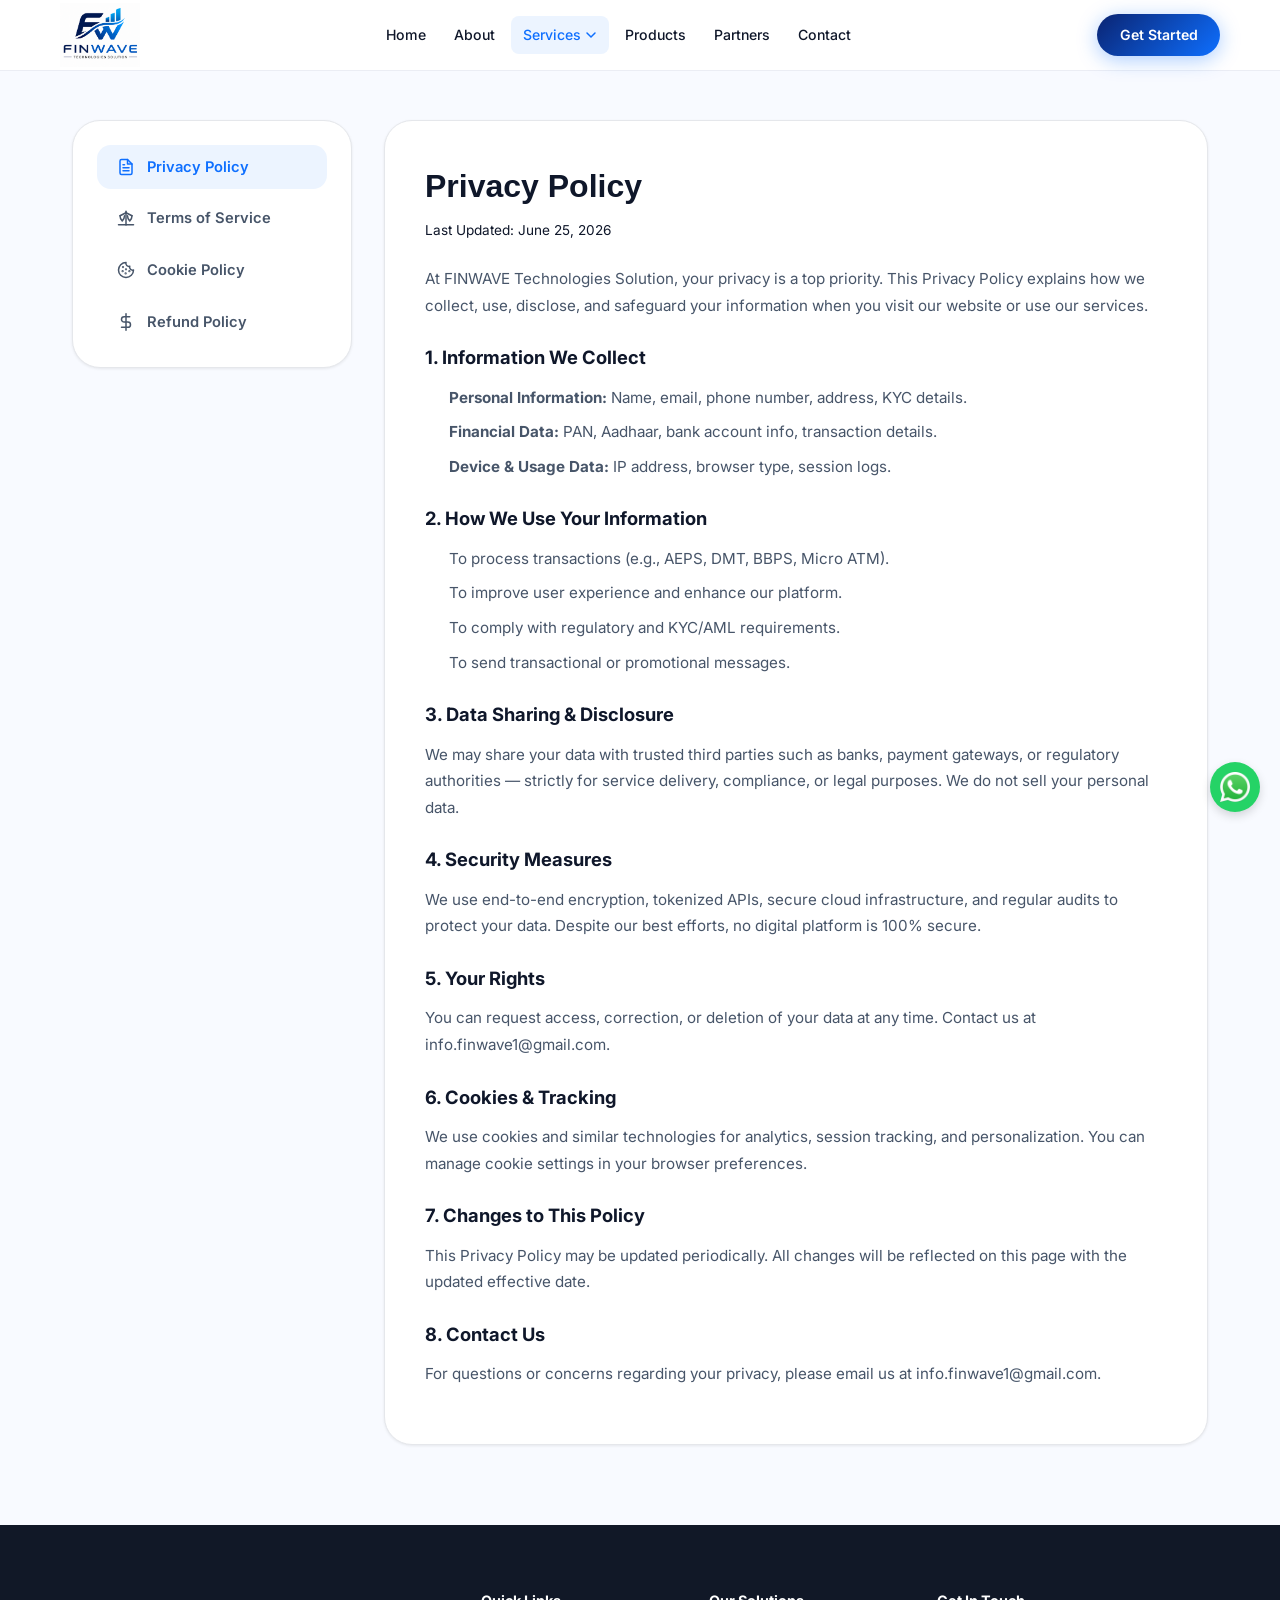
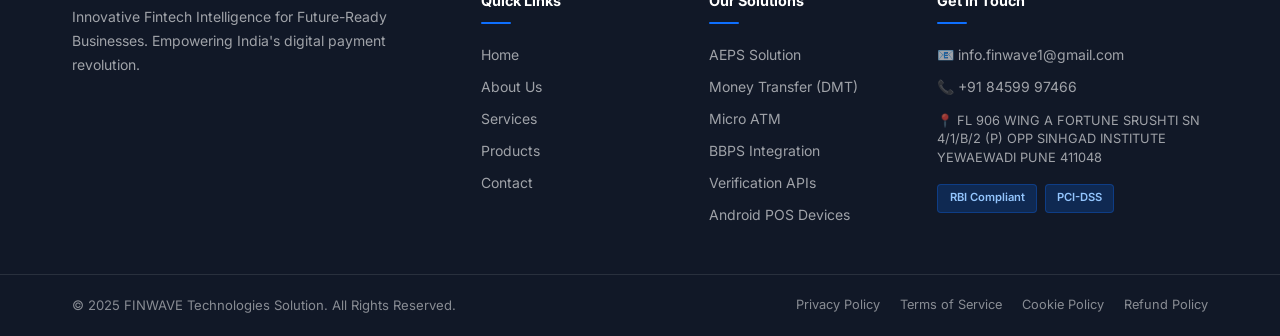
<file: policy.html>
<!DOCTYPE html>
<html lang="en">

<head>
  <meta charset="UTF-8" />
  <meta name="viewport" content="width=device-width, initial-scale=1.0" />
  <meta name="description" content="Legal, Terms of Service, and Privacy Policies of our fintech ecosystem." />
  <title>Legal & Policies | FINWAVE Technologies Solution</title>
  <link rel="icon" type="image/png" href="images/FINWAVE_favicon.png" />
  <link rel="preconnect" href="https://fonts.googleapis.com" />
  <link rel="preconnect" href="https://fonts.gstatic.com" crossorigin />
  <link href="https://fonts.googleapis.com/css2?family=Inter:wght@300;400;500;600;700;800;900&family=Plus+Jakarta+Sans:wght@400;500;600;700;800&display=swap" rel="stylesheet" />
  <link rel="stylesheet" href="style.css" />
</head>

<body>

  <!-- ===================== PRELOADER ===================== -->
  <div id="preloader">
    <div class="preloader-inner">
      <img src="images/FINWAVE_favicon.png" alt="FINWAVE" class="preloader-logo" />
      <div class="preloader-bar"><span></span></div>
    </div>
  </div>

  <!-- ===================== NAVBAR ===================== -->
  <header id="navbar">
    <nav class="nav-container">
      <a href="index.html#hero" class="nav-logo">
        <img src="images/FINWAVE_LOGO.png" alt="FINWAVE Technologies Solution" />
      </a>
      <ul class="nav-links" id="navLinks">
        <li><a href="index.html#hero" class="nav-link">Home</a></li>
        <li><a href="index.html#about" class="nav-link">About</a></li>
        <li class="nav-dropdown">
          <a href="#" class="nav-link">Services <svg width="12" height="12" viewBox="0 0 12 12">
              <path d="M2 4l4 4 4-4" stroke="currentColor" stroke-width="1.5" fill="none" stroke-linecap="round" />
            </svg></a>
          <ul class="dropdown-menu">
            <li><a href="service.html?service=aeps">AEPS Aadhaar Payment</a></li>
            <li><a href="service.html?service=dmt">Money Transfer (DMT)</a></li>
            <li><a href="service.html?service=matm">Micro ATM</a></li>
            <li><a href="service.html?service=cms">CMS Collection</a></li>
            <li><a href="service.html?service=bbps">Bharat BillPay (BBPS)</a></li>
            <li><a href="service.html?service=prepaid">Prepaid Cards</a></li>
            <li><a href="service.html?service=travel">Travel Booking</a></li>
            <li><a href="service.html?service=hotel">Hotel Booking</a></li>
            <li><a href="service.html?service=nepal">Indo-Nepal Transfer</a></li>
            <li><a href="service.html?service=webdev">Fintech Web Dev</a></li>
            <li><a href="service.html?service=verification">Verification APIs</a></li>
            <li><a href="service.html?service=pos">Android POS Devices</a></li>
          </ul>
        </li>
        <li><a href="index.html#products" class="nav-link">Products</a></li>
        <li><a href="index.html#partners" class="nav-link">Partners</a></li>
        <li><a href="index.html#contact" class="nav-link">Contact</a></li>
      </ul>
      <a href="index.html#contact" class="btn-primary nav-cta">Get Started</a>
      <button class="hamburger" id="hamburger" aria-label="Menu">
        <span></span><span></span><span></span>
      </button>
    </nav>
  </header>

  <!-- ===================== POLICY CONTENT ===================== -->
  <main class="policy-page">
    <div class="container policy-container">
      
      <!-- Sidebar Navigation -->
      <aside class="policy-sidebar">
        <ul class="policy-nav-list">
          <li class="policy-nav-item">
            <button class="policy-nav-btn active" data-tab="privacy">
              <svg viewBox="0 0 24 24" fill="none" stroke="currentColor" stroke-width="2" stroke-linecap="round" stroke-linejoin="round">
                <path d="M14 2H6a2 2 0 0 0-2 2v16a2 2 0 0 0 2 2h12a2 2 0 0 0 2-2V8z"></path>
                <polyline points="14 2 14 8 20 8"></polyline>
                <line x1="16" y1="13" x2="8" y2="13"></line>
                <line x1="16" y1="17" x2="8" y2="17"></line>
                <polyline points="10 9 9 9 8 9"></polyline>
              </svg>
              Privacy Policy
            </button>
          </li>
          <li class="policy-nav-item">
            <button class="policy-nav-btn" data-tab="terms">
              <svg viewBox="0 0 24 24" fill="none" stroke="currentColor" stroke-width="2" stroke-linecap="round" stroke-linejoin="round">
                <line x1="12" y1="3" x2="12" y2="21"></line>
                <line x1="12" y1="5" x2="4" y2="9"></line>
                <line x1="12" y1="5" x2="20" y2="9"></line>
                <path d="M4 9c0 4 3 7 3 7s3-3 3-7"></path>
                <path d="M14 9c0 4 3 7 3 7s3-3 3-7"></path>
                <line x1="12" y1="21" x2="2" y2="21"></line>
                <line x1="12" y1="21" x2="22" y2="21"></line>
              </svg>
              Terms of Service
            </button>
          </li>
          <li class="policy-nav-item">
            <button class="policy-nav-btn" data-tab="cookies">
              <svg viewBox="0 0 24 24" fill="none" stroke="currentColor" stroke-width="2" stroke-linecap="round" stroke-linejoin="round">
                <path d="M12 2a10 10 0 1 0 10 10 4 4 0 0 1-5-5 4 4 0 0 1-5-5z"></path>
                <circle cx="7.5" cy="13.5" r=".5" fill="currentColor"></circle>
                <circle cx="11.5" cy="16.5" r=".5" fill="currentColor"></circle>
                <circle cx="16.5" cy="13.5" r=".5" fill="currentColor"></circle>
                <circle cx="12" cy="11" r=".5" fill="currentColor"></circle>
                <circle cx="8" cy="8" r=".5" fill="currentColor"></circle>
              </svg>
              Cookie Policy
            </button>
          </li>
          <li class="policy-nav-item">
            <button class="policy-nav-btn" data-tab="refund">
              <svg viewBox="0 0 24 24" fill="none" stroke="currentColor" stroke-width="2" stroke-linecap="round" stroke-linejoin="round">
                <line x1="12" y1="1" x2="12" y2="23"></line>
                <path d="M17 5H9.5a3.5 3.5 0 0 0 0 7h5a3.5 3.5 0 0 1 0 7H6"></path>
              </svg>
              Refund Policy
            </button>
          </li>
        </ul>
      </aside>

      <!-- Content Cards -->
      <section class="policy-content-card">
        
        <!-- Privacy Policy Pane -->
        <div class="policy-pane active" id="pane-privacy">
          <h2>Privacy Policy</h2>
          <span class="policy-date">Last Updated: June 25, 2026</span>
          <p>At FINWAVE Technologies Solution, your privacy is a top priority. This Privacy Policy explains how we collect, use, disclose, and safeguard your information when you visit our website or use our services.</p>
          
          <h3>1. Information We Collect</h3>
          <ul>
            <li><strong>Personal Information:</strong> Name, email, phone number, address, KYC details.</li>
            <li><strong>Financial Data:</strong> PAN, Aadhaar, bank account info, transaction details.</li>
            <li><strong>Device & Usage Data:</strong> IP address, browser type, session logs.</li>
          </ul>

          <h3>2. How We Use Your Information</h3>
          <ul>
            <li>To process transactions (e.g., AEPS, DMT, BBPS, Micro ATM).</li>
            <li>To improve user experience and enhance our platform.</li>
            <li>To comply with regulatory and KYC/AML requirements.</li>
            <li>To send transactional or promotional messages.</li>
          </ul>

          <h3>3. Data Sharing & Disclosure</h3>
          <p>We may share your data with trusted third parties such as banks, payment gateways, or regulatory authorities — strictly for service delivery, compliance, or legal purposes. We do not sell your personal data.</p>

          <h3>4. Security Measures</h3>
          <p>We use end-to-end encryption, tokenized APIs, secure cloud infrastructure, and regular audits to protect your data. Despite our best efforts, no digital platform is 100% secure.</p>

          <h3>5. Your Rights</h3>
          <p>You can request access, correction, or deletion of your data at any time. Contact us at <a href="mailto:info.finwave1@gmail.com">info.finwave1@gmail.com</a>.</p>

          <h3>6. Cookies & Tracking</h3>
          <p>We use cookies and similar technologies for analytics, session tracking, and personalization. You can manage cookie settings in your browser preferences.</p>

          <h3>7. Changes to This Policy</h3>
          <p>This Privacy Policy may be updated periodically. All changes will be reflected on this page with the updated effective date.</p>

          <h3>8. Contact Us</h3>
          <p>For questions or concerns regarding your privacy, please email us at <a href="mailto:info.finwave1@gmail.com">info.finwave1@gmail.com</a>.</p>
        </div>

        <!-- Terms of Service Pane -->
        <div class="policy-pane" id="pane-terms">
          <h2>Terms & Conditions</h2>
          <span class="policy-date">Last Updated: June 25, 2026</span>
          <p>Please read these terms carefully before using our services.</p>
          <p>These Terms & Conditions ("Terms") govern your use of the services and products offered by FINWAVE Technologies Solution. By accessing or using any part of our platform, you agree to be bound by these Terms.</p>

          <h3>1. Acceptance of Terms</h3>
          <p>By registering, accessing, or using our website or applications, you confirm that you are at least 18 years old and have read, understood, and agreed to these Terms and our Privacy Policy.</p>

          <h3>2. Services Overview</h3>
          <p>FINWAVE Technologies Solution offers digital and fintech solutions such as AEPS, DMT, Micro ATM, BBPS, API services, POS devices, and more. All services are subject to availability and may change without prior notice.</p>

          <h3>3. User Obligations</h3>
          <ul>
            <li>Provide accurate and complete KYC and account information.</li>
            <li>Use services only for lawful and authorized purposes.</li>
            <li>Maintain the confidentiality of your login credentials.</li>
            <li>Promptly report unauthorized access or suspicious activity.</li>
          </ul>

          <h3>4. Payment & Refunds</h3>
          <p>Payments made via our platform are final unless otherwise stated. Refunds, if applicable, will be processed based on service-specific policies. FINWAVE Technologies Solution reserves the right to change pricing without notice.</p>

          <h3>5. Limitation of Liability</h3>
          <p>We are not liable for any indirect, incidental, or consequential damages arising from the use or inability to use our services. Use is at your own risk.</p>

          <h3>6. Suspension & Termination</h3>
          <p>We reserve the right to suspend or terminate your access at our sole discretion if you violate these Terms or misuse our services.</p>

          <h3>7. Intellectual Property</h3>
          <p>All content, trademarks, and intellectual property on this platform are owned by FINWAVE Technologies Solution or its licensors. Unauthorized use is strictly prohibited.</p>

          <h3>8. Governing Law</h3>
          <p>These Terms are governed by the laws of India. Disputes arising shall be subject to the jurisdiction of courts located in Kolhapur, Maharashtra.</p>

          <h3>9. Updates to Terms</h3>
          <p>These Terms may be updated from time to time. Continued use of our platform after changes constitutes acceptance of the new terms.</p>

          <h3>10. Contact</h3>
          <p>If you have any questions or concerns, please contact us at <a href="mailto:info.finwave1@gmail.com">info.finwave1@gmail.com</a>.</p>
        </div>

        <!-- Cookie Policy Pane -->
        <div class="policy-pane" id="pane-cookies">
          <h2>Cookie Policy</h2>
          <span class="policy-date">Last Updated: June 25, 2026</span>
          <p>Understand how we use cookies and tracking technologies on our website.</p>
          <p>At FINWAVE Technologies Solution, we use cookies and similar tracking technologies to enhance your browsing experience, personalize content, and analyze our traffic.</p>

          <h3>1. What Are Cookies?</h3>
          <p>Cookies are small text files stored on your device when you visit our website. They help us remember your preferences, login sessions, and behavior across sessions.</p>

          <h3>2. Types of Cookies We Use</h3>
          <ul>
            <li><strong>Essential Cookies:</strong> Required for site functionality and security.</li>
            <li><strong>Analytics Cookies:</strong> Help us understand user behavior and improve our site.</li>
            <li><strong>Preference Cookies:</strong> Store your theme, language, and layout preferences.</li>
            <li><strong>Marketing Cookies:</strong> May be used to show relevant ads through third-party partners.</li>
          </ul>

          <h3>3. How We Use Cookies</h3>
          <p>Cookies help us:</p>
          <ul>
            <li>Maintain secure sessions during login or transactions</li>
            <li>Track anonymous usage statistics via tools like Google Analytics</li>
            <li>Enable smoother experience across pages</li>
          </ul>

          <h3>4. Third-Party Cookies</h3>
          <p>We may allow trusted partners to place cookies to help deliver relevant ads or measure performance. These cookies are subject to their own privacy policies.</p>

          <h3>5. Managing Your Preferences</h3>
          <p>You can control or delete cookies from your browser settings. Most browsers allow you to block or delete cookies by default. However, disabling cookies may affect functionality.</p>

          <h3>6. Changes to This Policy</h3>
          <p>We may update this Cookie Policy from time to time. Any changes will be posted on this page with an updated date.</p>

          <h3>7. Contact Us</h3>
          <p>For any questions about our Cookie Policy, email us at <a href="mailto:info.finwave1@gmail.com">info.finwave1@gmail.com</a>.</p>
        </div>

        <!-- Refund Policy Pane -->
        <div class="policy-pane" id="pane-refund">
          <h2>Refund & Cancellation Policy</h2>
          <span class="policy-date">Last Updated: June 25, 2026</span>
          <p>Know our policy on cancellations, failed transactions, and refunds.</p>
          <p>At FINWAVE Technologies Solution, we prioritize transparency and fairness in our dealings. This Refund & Cancellation Policy outlines the conditions under which refunds may be issued and transactions may be canceled.</p>

          <h3>1. Digital Services & APIs</h3>
          <p>All digital services (e.g., AEPS, DMT, BBPS, Micro ATM, API integrations) are non-refundable once delivered or credited. These are prepaid and consumable services. Any issues must be reported within 24 hours for investigation.</p>

          <h3>2. Failed Transactions</h3>
          <ul>
            <li>In case of a failed transaction, the amount will automatically be reversed to your original payment method within 5–7 business days.</li>
            <li>If the reversal is not reflected, please raise a support ticket at <a href="mailto:info.finwave1@gmail.com">info.finwave1@gmail.com</a>.</li>
          </ul>

          <h3>3. Cancellation Policy</h3>
          <p>Services once activated (e.g., KYC APIs, POS registration, onboarding) cannot be canceled or transferred. Device-based services (like Micro ATM) are non-cancellable once dispatched or activated.</p>

          <h3>4. Device Refunds</h3>
          <ul>
            <li>Refunds on POS/Micro ATM devices are applicable only if the product is damaged during shipping and reported within 48 hours.</li>
            <li>No refunds will be issued once the device is activated or linked to your ID.</li>
          </ul>

          <h3>5. Subscription Plans</h3>
          <p>Subscriptions (monthly/yearly) are non-refundable once activated. You may cancel auto-renewal from your account settings before the next billing cycle.</p>

          <h3>6. How to Request a Refund</h3>
          <p>If you believe you are eligible for a refund, please email us at <a href="mailto:info.finwave1@gmail.com">info.finwave1@gmail.com</a> with your order ID, transaction reference, and reason for the refund. All requests are reviewed within 72 hours.</p>

          <h3>7. Policy Updates</h3>
          <p>This policy may be revised at any time without notice. Updates will be posted on this page. Continued use of our services implies acceptance of the revised terms.</p>
        </div>

      </section>

    </div>
  </main>

  <!-- ===================== FOOTER ===================== -->
  <footer class="footer">
    <div class="footer-top">
      <div class="container footer-grid">
        <div class="footer-brand">
          <p>Innovative Fintech Intelligence for Future-Ready Businesses. Empowering India's digital payment revolution.</p>
        </div>
        <div class="footer-col">
          <h4>Quick Links</h4>
          <ul>
            <li><a href="index.html#hero">Home</a></li>
            <li><a href="index.html#about">About Us</a></li>
            <li><a href="index.html#services">Services</a></li>
            <li><a href="index.html#products">Products</a></li>
            <li><a href="index.html#contact">Contact</a></li>
          </ul>
        </div>
        <div class="footer-col">
          <h4>Our Solutions</h4>
          <ul>
            <li><a href="service.html?service=aeps">AEPS Solution</a></li>
            <li><a href="service.html?service=dmt">Money Transfer (DMT)</a></li>
            <li><a href="service.html?service=matm">Micro ATM</a></li>
            <li><a href="service.html?service=bbps">BBPS Integration</a></li>
            <li><a href="service.html?service=verification">Verification APIs</a></li>
            <li><a href="service.html?service=pos">Android POS Devices</a></li>
          </ul>
        </div>
        <div class="footer-col">
          <h4>Get In Touch</h4>
          <ul>
            <li>📧 <a href="mailto:info.finwave1@gmail.com">info.finwave1@gmail.com</a></li>
            <li>📞 <a href="tel:+918459997466">+91 84599 97466</a></li>
            <li style="font-size: 0.8rem; line-height: 1.45; color: rgba(255, 255, 255, 0.6); margin-top: 0.25rem;">
              📍 FL 906 WING A FORTUNE SRUSHTI SN 4/1/B/2 (P) OPP SINHGAD INSTITUTE YEWAEWADI PUNE 411048
            </li>
          </ul>
          <div class="footer-cert">
            <span class="cert-badge">RBI Compliant</span>
            <span class="cert-badge">PCI-DSS</span>
          </div>
        </div>
      </div>
    </div>
    <div class="footer-bottom">
      <div class="container footer-bottom-inner">
        <p>© 2025 FINWAVE Technologies Solution. All Rights Reserved.</p>
        <div class="footer-bottom-links">
          <a href="policy.html?tab=privacy">Privacy Policy</a>
          <a href="policy.html?tab=terms">Terms of Service</a>
          <a href="policy.html?tab=cookies">Cookie Policy</a>
          <a href="policy.html?tab=refund">Refund Policy</a>
        </div>
      </div>
    </div>
  </footer>

  <!-- Back to Top -->
  <button id="backToTop" class="back-to-top" aria-label="Back to top">
    <svg width="20" height="20" viewBox="0 0 20 20" fill="none">
      <path d="M10 15V5M5 10l5-5 5 5" stroke="currentColor" stroke-width="1.8" stroke-linecap="round" stroke-linejoin="round" />
    </svg>
  </button>

  <!-- WhatsApp Floating Icon -->
  <a href="https://wa.me/918459997466" class="whatsapp-float" target="_blank" rel="noopener noreferrer" aria-label="Chat on WhatsApp">
    <img src="images/whatsapp.png" alt="WhatsApp" />
  </a>

  <!-- Tab switcher script -->
  <script>
    document.addEventListener('DOMContentLoaded', () => {
      const buttons = document.querySelectorAll('.policy-nav-btn');
      const panes = document.querySelectorAll('.policy-pane');

      // Function to activate a specific tab
      const activateTab = (tabName) => {
        if (!tabName) tabName = 'privacy';
        
        buttons.forEach(btn => {
          if (btn.getAttribute('data-tab') === tabName) {
            btn.classList.add('active');
          } else {
            btn.classList.remove('active');
          }
        });

        panes.forEach(pane => {
          if (pane.getAttribute('id') === `pane-${tabName}`) {
            pane.classList.add('active');
          } else {
            pane.classList.remove('active');
          }
        });
      };

      // Handle sidebar buttons click
      buttons.forEach(btn => {
        btn.addEventListener('click', () => {
          const tabName = btn.getAttribute('data-tab');
          activateTab(tabName);
          
          // Update URL query parameters without page reload
          const newUrl = `${window.location.pathname}?tab=${tabName}`;
          window.history.pushState({ path: newUrl }, '', newUrl);
        });
      });

      // Initialize based on URL query param ?tab=xxx
      const urlParams = new URLSearchParams(window.location.search);
      const activeTabName = urlParams.get('tab');
      activateTab(activeTabName);
    });
  </script>

  <!-- Global script for menu/hamburger and back-to-top -->
  <script src="script.js"></script>

</body>

</html>
</file>
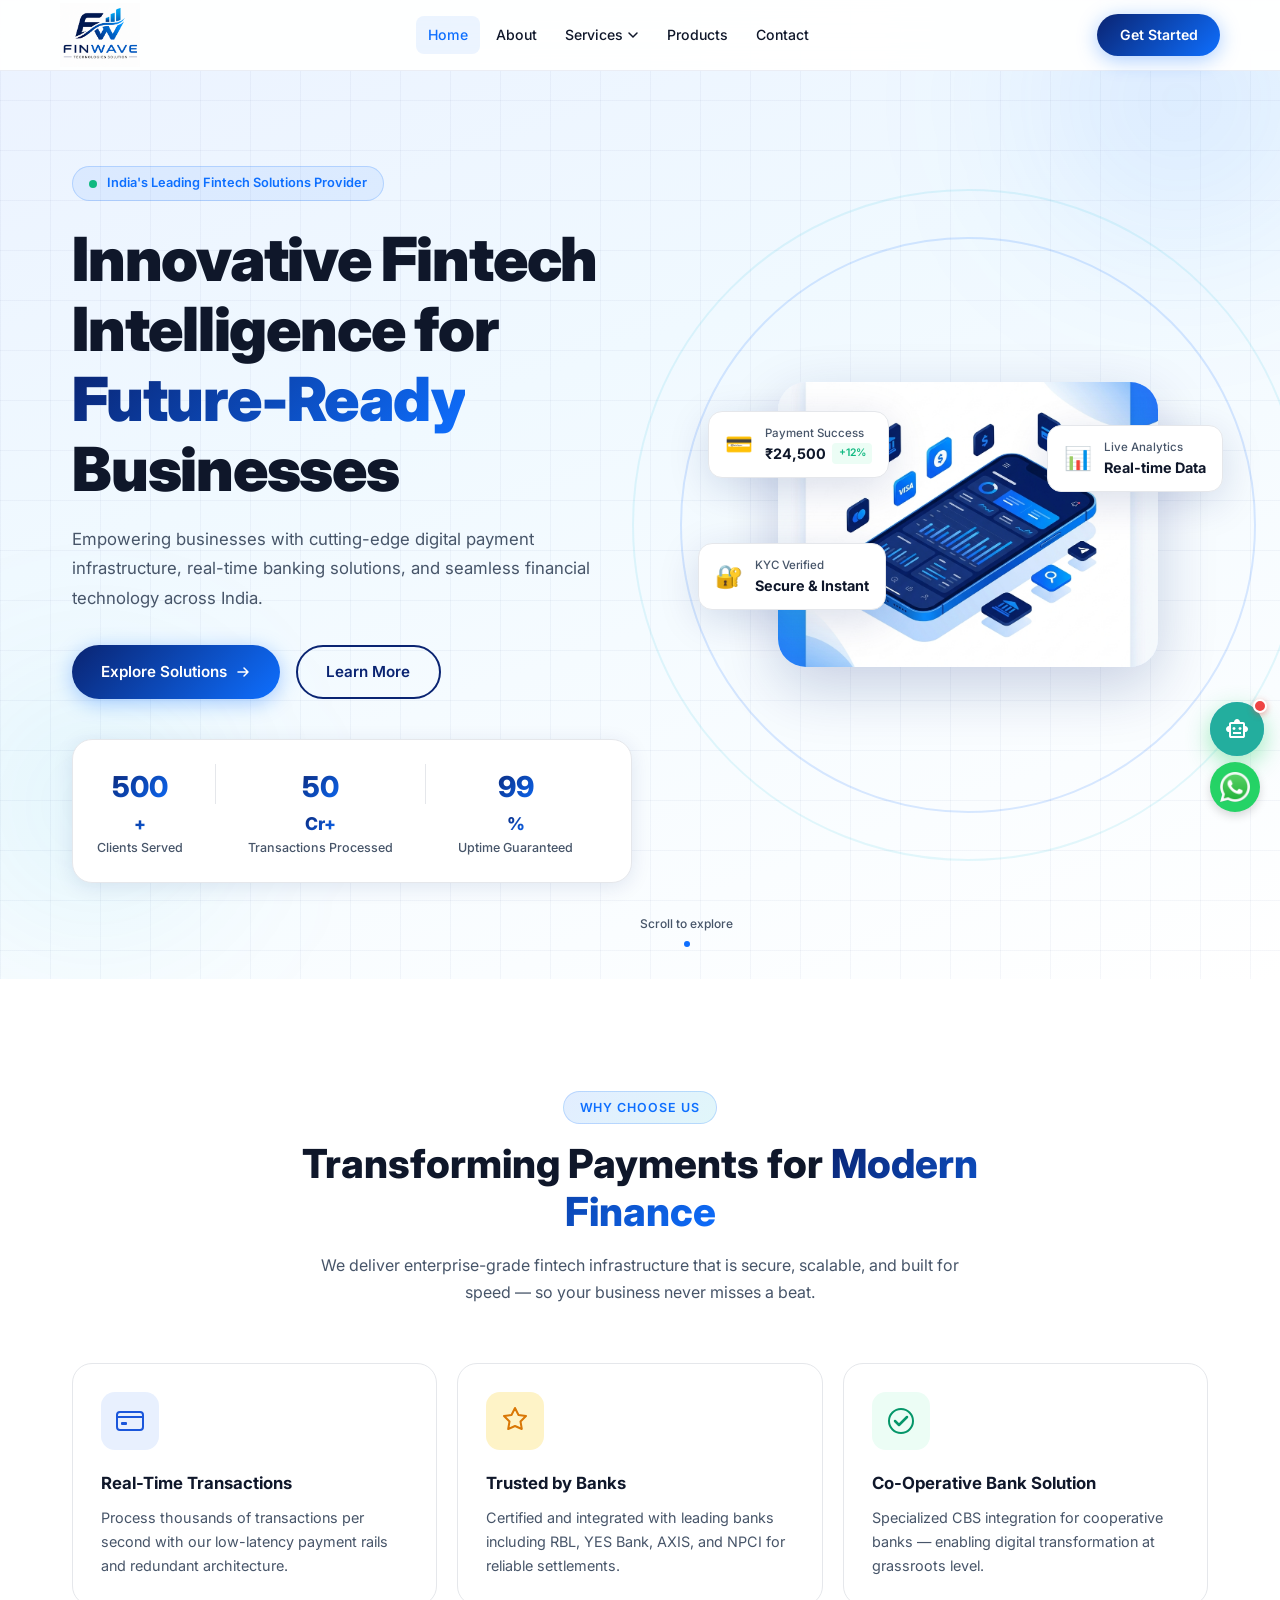
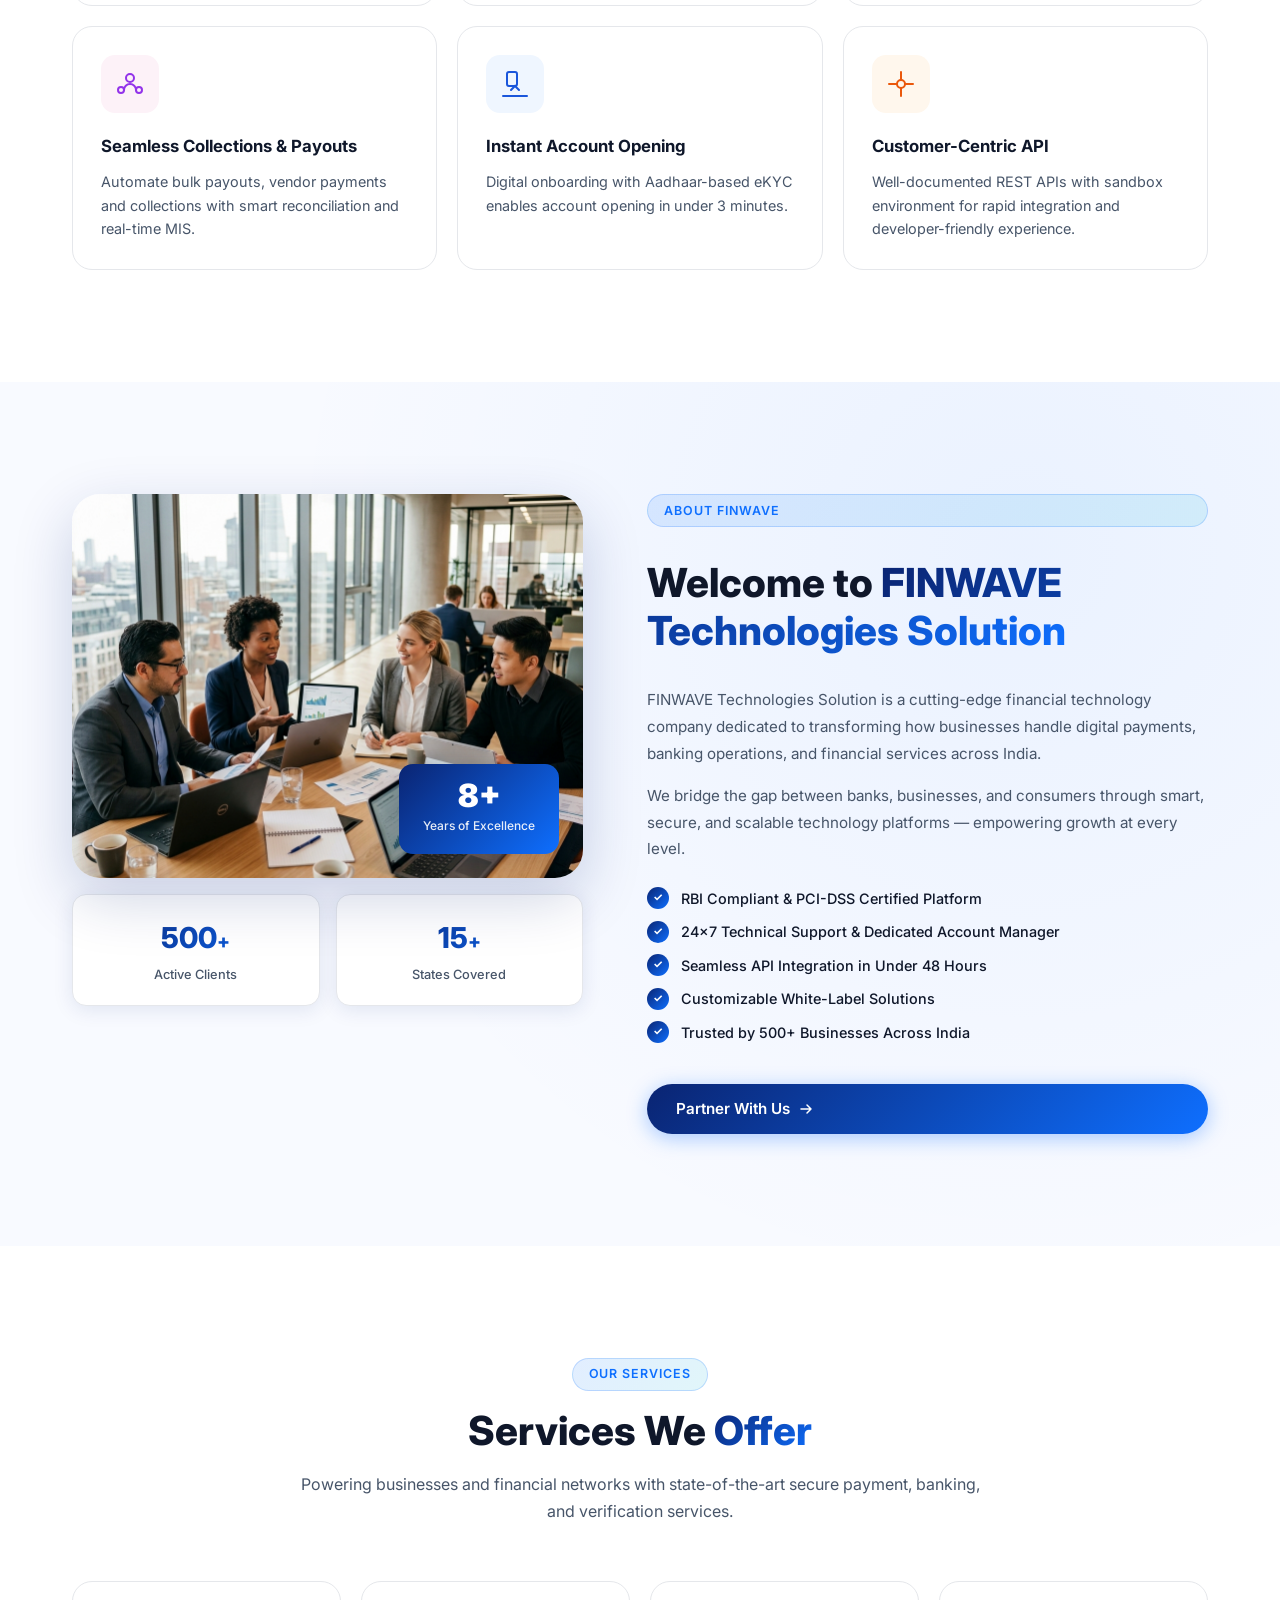
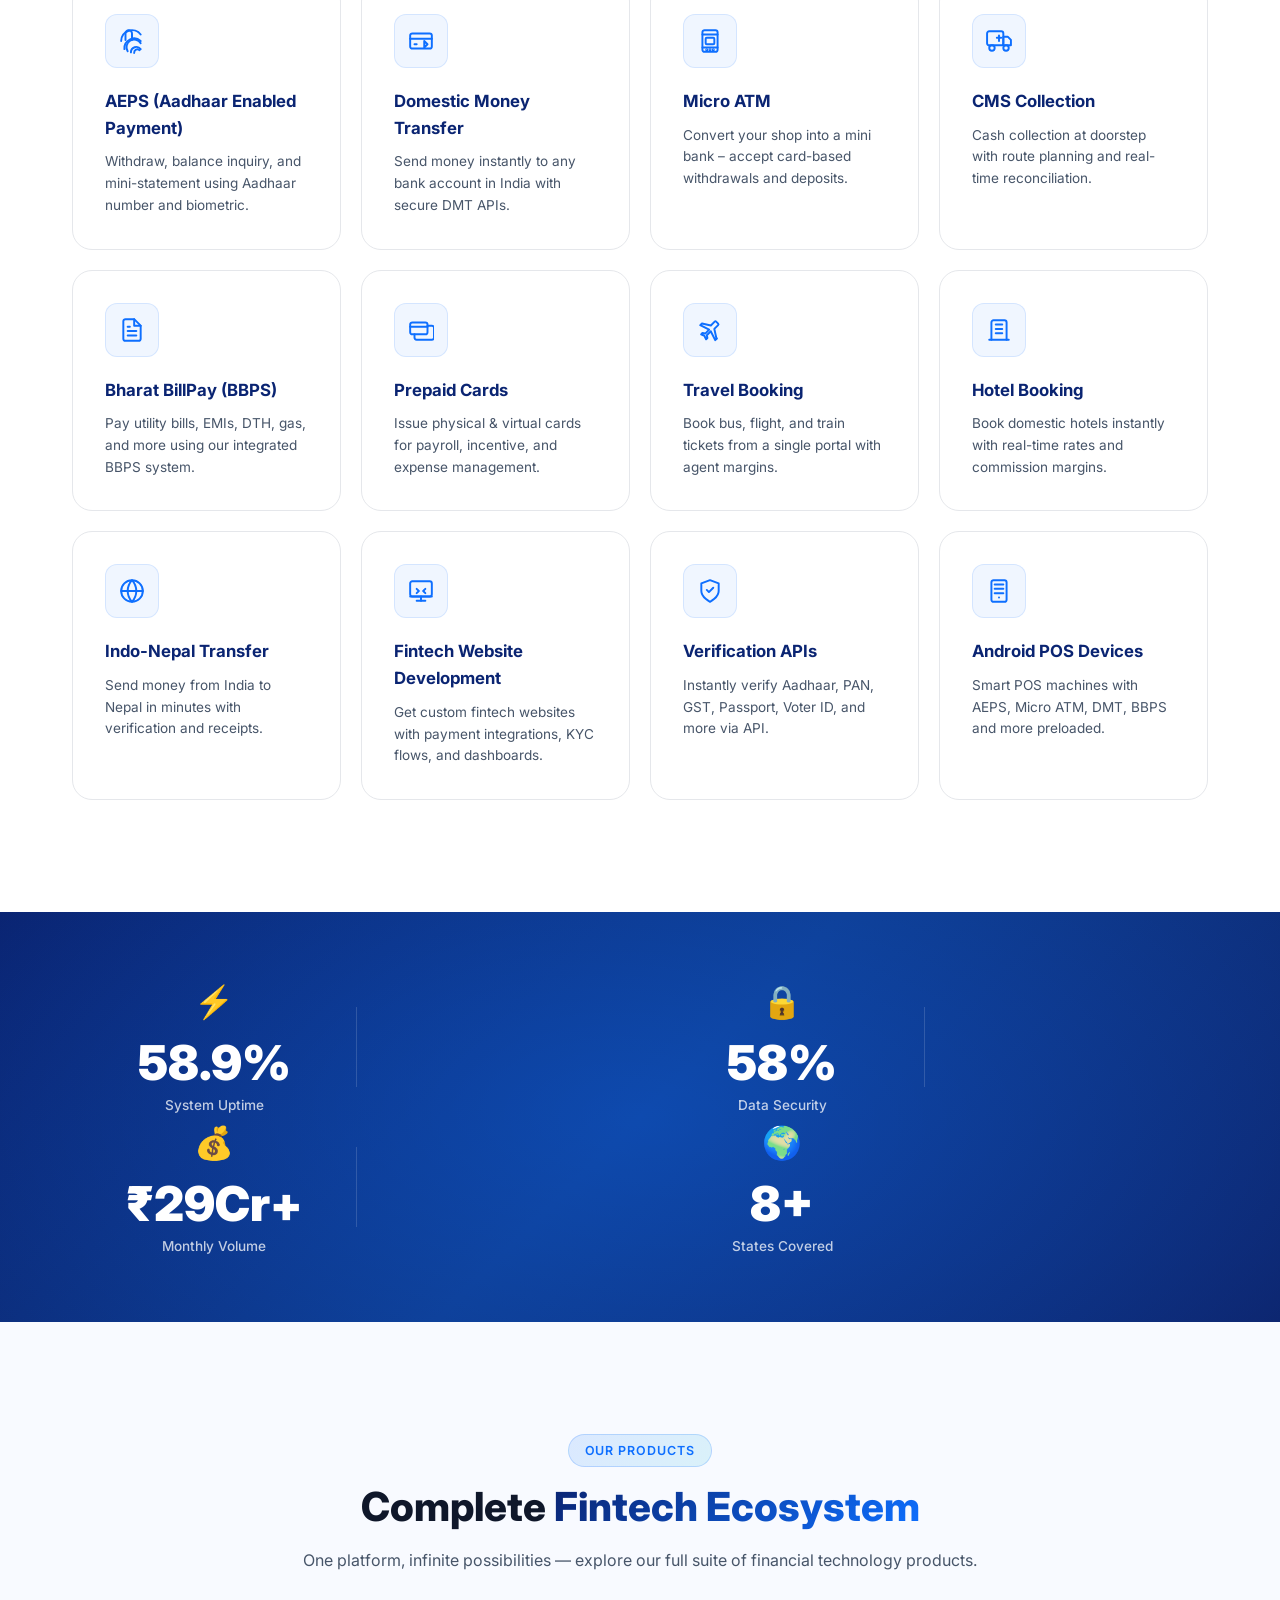
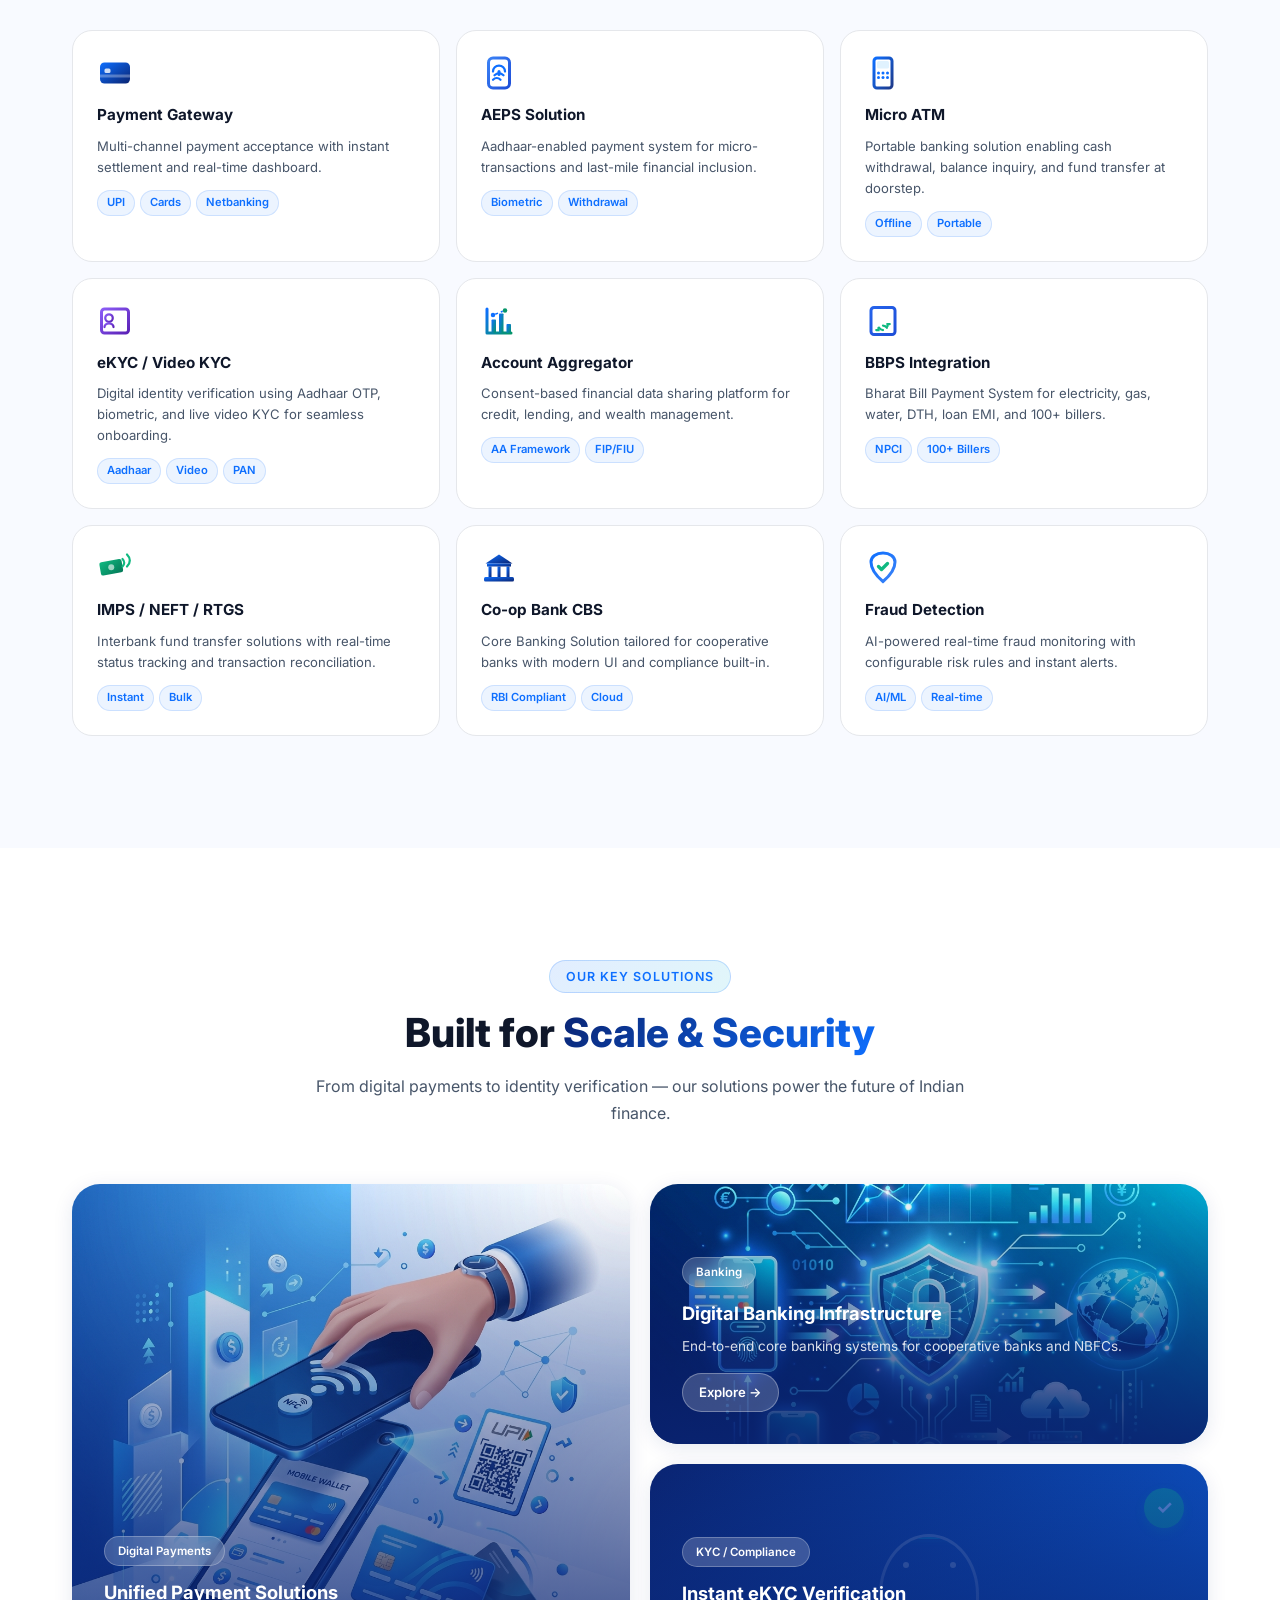
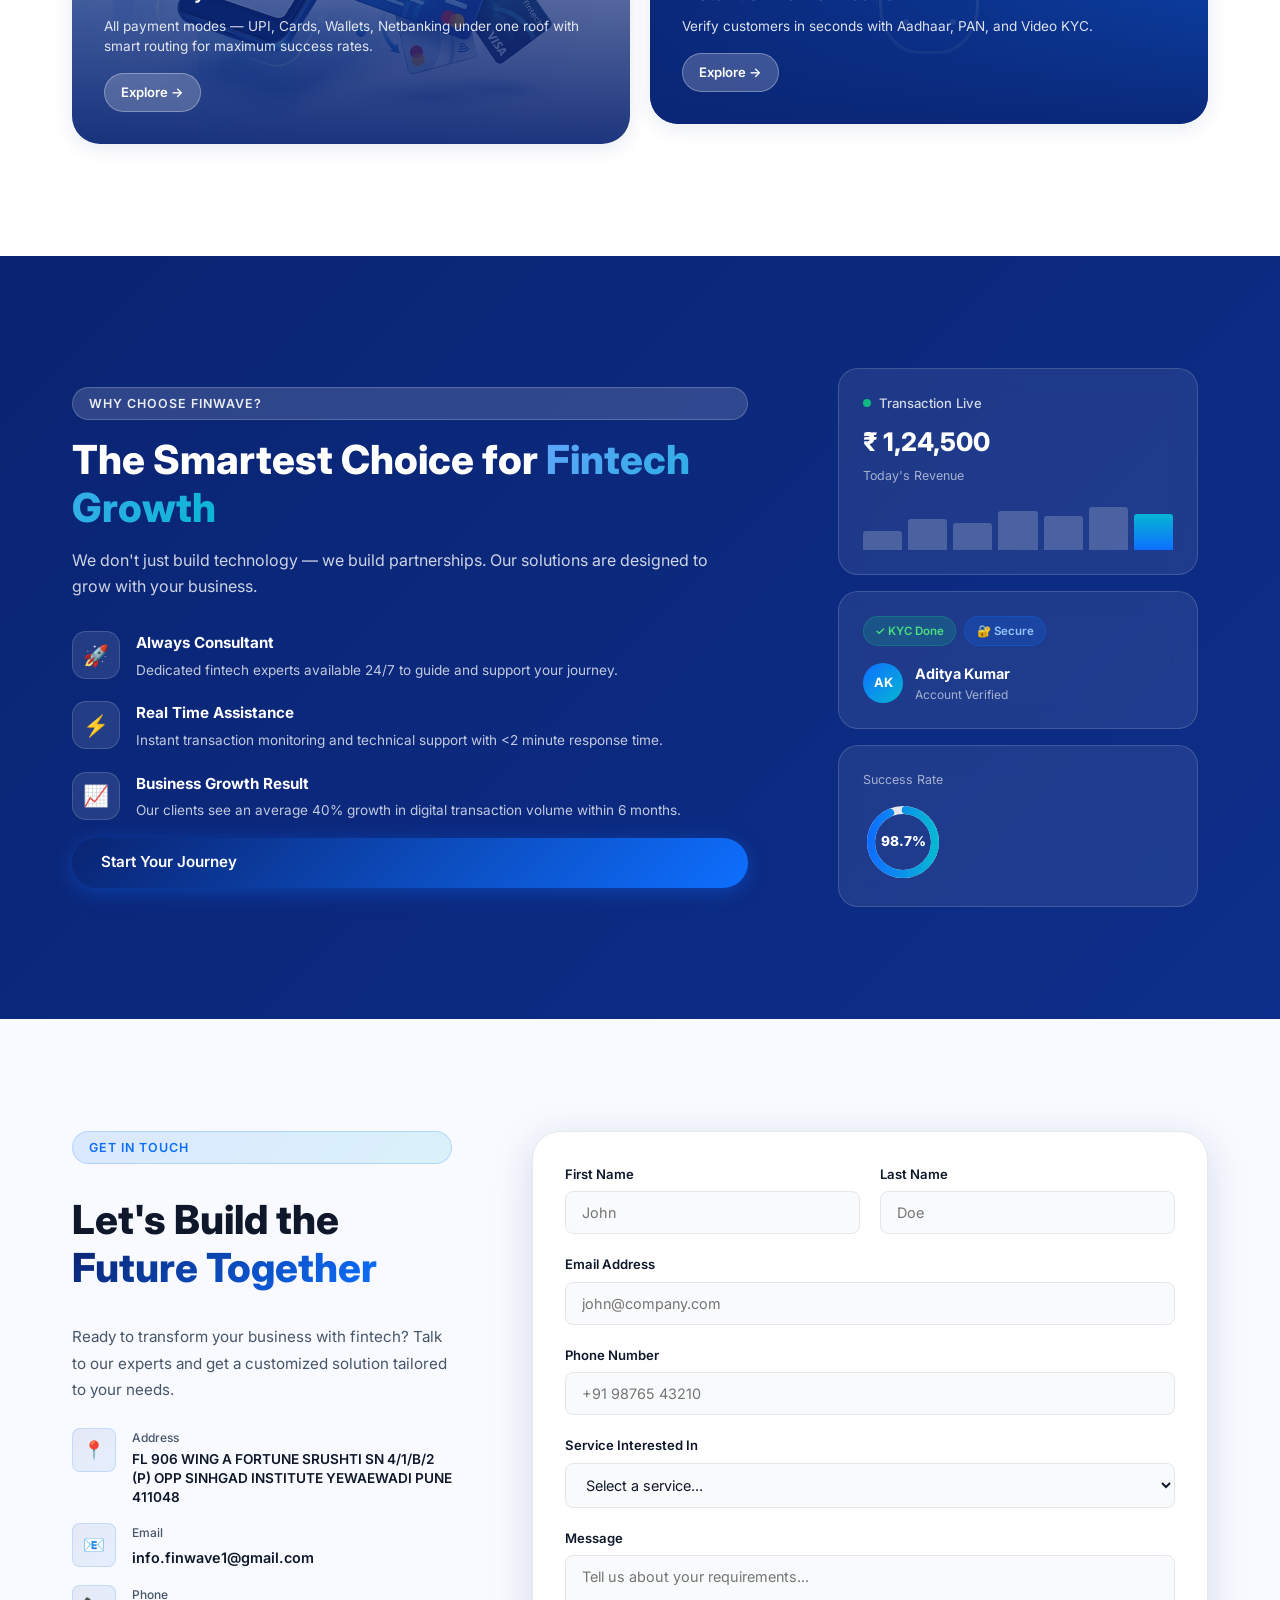
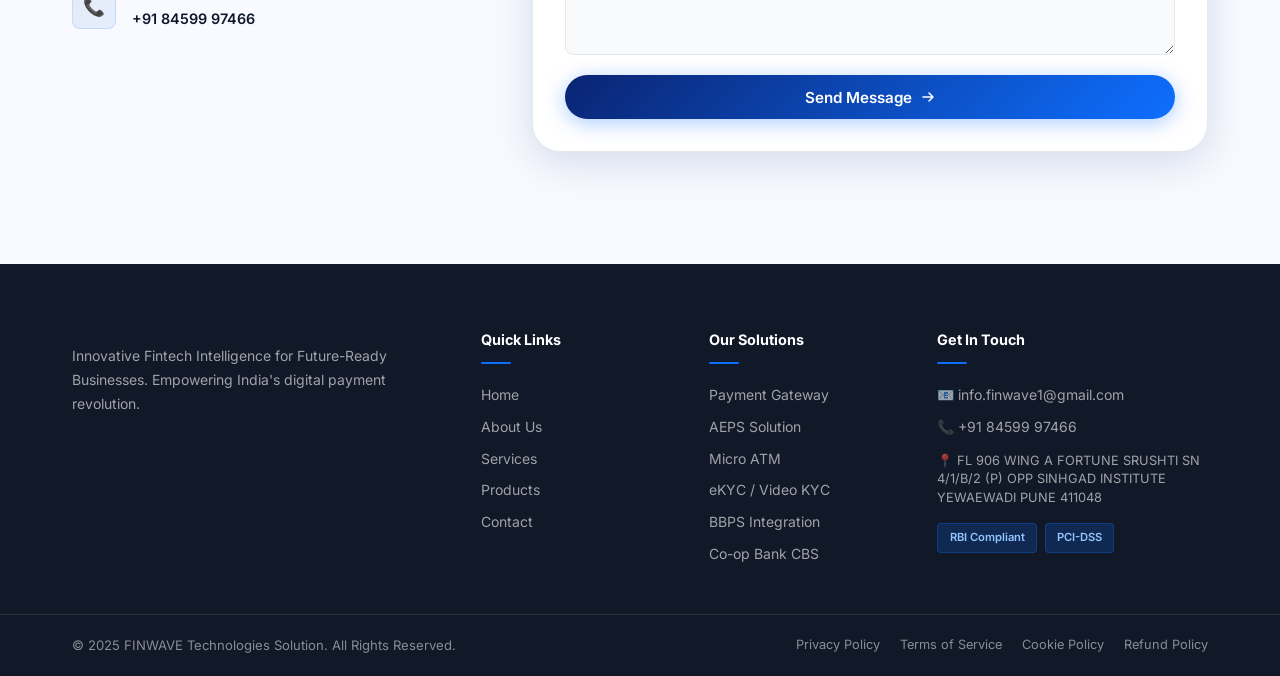
<file: service.html>
<!DOCTYPE html>
<html lang="en">

<head>
  <meta charset="UTF-8">
  <meta name="viewport" content="width=device-width, initial-scale=1.0">
  <title>Service Details — FINWAVE Technologies Solution</title>
  <meta name="description"
    content="Explore detailed specifications, features, and workflows for FINWAVE's B2B payment, banking, and identity verification services." />
  <link rel="icon" type="image/png" href="images/FINWAVE_favicon.png" />

  <!-- Fonts -->
  <link rel="preconnect" href="https://fonts.googleapis.com">
  <link rel="preconnect" href="https://fonts.gstatic.com" crossorigin>
  <link
    href="https://fonts.googleapis.com/css2?family=Inter:wght@300;400;500;600;700;800;900&family=Outfit:wght@400;500;600;700;800;900&display=swap"
    rel="stylesheet">

  <!-- Core CSS -->
  <link rel="stylesheet" href="style.css">
</head>

<body>

  <!-- ===================== PRELOADER ===================== -->
  <div id="preloader">
    <div class="preloader-content">
      <div class="spinner"></div>
      <div class="preloader-text">Loading Details</div>
    </div>
  </div>

  <!-- ===================== NAVBAR ===================== -->
  <header id="navbar">
    <nav class="nav-container">
      <a href="index.html#hero" class="nav-logo">
        <img src="images/FINWAVE_LOGO.png" alt="FINWAVE Technologies Solution" />
      </a>
      <ul class="nav-links" id="navLinks">
        <li><a href="index.html#hero" class="nav-link">Home</a></li>
        <li><a href="index.html#about" class="nav-link">About</a></li>
        <li class="nav-dropdown">
          <a href="#" class="nav-link active">Services <svg width="12" height="12" viewBox="0 0 12 12">
              <path d="M2 4l4 4 4-4" stroke="currentColor" stroke-width="1.5" fill="none" stroke-linecap="round" />
            </svg></a>
          <ul class="dropdown-menu">
            <li><a href="service.html?service=aeps">AEPS Aadhaar Payment</a></li>
            <li><a href="service.html?service=dmt">Money Transfer (DMT)</a></li>
            <li><a href="service.html?service=matm">Micro ATM</a></li>
            <li><a href="service.html?service=cms">CMS Collection</a></li>
            <li><a href="service.html?service=bbps">Bharat BillPay (BBPS)</a></li>
            <li><a href="service.html?service=prepaid">Prepaid Cards</a></li>
            <li><a href="service.html?service=travel">Travel Booking</a></li>
            <li><a href="service.html?service=hotel">Hotel Booking</a></li>
            <li><a href="service.html?service=nepal">Indo-Nepal Transfer</a></li>
            <li><a href="service.html?service=webdev">Fintech Web Dev</a></li>
            <li><a href="service.html?service=verification">Verification APIs</a></li>
            <li><a href="service.html?service=pos">Android POS Devices</a></li>
          </ul>
        </li>
        <li><a href="index.html#products" class="nav-link">Products</a></li>
        <li><a href="index.html#partners" class="nav-link">Partners</a></li>
        <li><a href="index.html#contact" class="nav-link">Contact</a></li>
      </ul>
      <a href="index.html#contact" class="btn-primary nav-cta">Get Started</a>
      <button class="hamburger" id="hamburger" aria-label="Menu">
        <span></span><span></span><span></span>
      </button>
    </nav>
  </header>

  <!-- ===================== DETAIL HERO ===================== -->
  <section class="detail-hero" id="detailHero">
    <div class="detail-hero-bg">
      <div class="detail-blob blob-1"></div>
      <div class="detail-blob blob-2"></div>
    </div>
    <div class="container detail-hero-inner">
      <div class="detail-hero-content" data-aos="fade-right">
        <span class="detail-tag" id="heroTag">Service Specifications</span>
        <h1 class="detail-title" id="heroTitle">Service Title</h1>
        <p class="detail-desc" id="heroDesc">Loading detailed description text...</p>
        <div class="detail-hero-actions">
          <a href="index.html#contact" class="btn-primary">Get Started</a>
        </div>
      </div>
      <div class="detail-hero-visual" data-aos="fade-left" id="heroVisual">
        <!-- Rendered dynamically by service.js (animated mockup or SVG) -->
      </div>
    </div>
  </section>

  <!-- ===================== WHAT IS & WHY CHOOSE US ===================== -->
  <section class="detail-info-section section-pad" id="detailInfo">
    <div class="container">
      <div class="detail-info-grid">
        <div class="detail-info-main" data-aos="fade-up">
          <h2 class="detail-sec-title" id="infoTitle">What is AEPS?</h2>
          <p class="detail-main-text" id="infoDesc">Detailed definition of the B2B service.</p>
          <ul class="detail-info-list" id="infoPoints">
            <!-- Points generated dynamically -->
          </ul>
        </div>
        <div class="detail-info-card" data-aos="fade-up" data-aos-delay="100">
          <h3 class="card-callout-title" id="whyTitle">Why FINWAVE for AEPS?</h3>
          <ul class="card-callout-list" id="whyPoints">
            <!-- Checkmark benefits generated dynamically -->
          </ul>
        </div>
      </div>
    </div>
  </section>

  <!-- ===================== HOW IT WORKS FLOWCHART ===================== -->
  <section class="detail-flow-section section-pad" id="detailFlow">
    <div class="container">
      <div class="section-header" data-aos="fade-up">
        <span class="section-tag">Process Flow</span>
        <h2 class="section-title">How <span class="gradient-text" id="flowTargetName">It</span> Works</h2>
        <p class="section-desc">A structured look at the transaction lifecycle and onboarding workflow.</p>
      </div>
      <div class="detail-flow-timeline" id="flowSteps" data-aos="fade-up">
        <!-- Horizontal steps populated dynamically -->
      </div>
    </div>
  </section>

  <!-- ===================== KEY FEATURES ===================== -->
  <section class="detail-features-section section-pad" id="detailFeatures">
    <div class="container">
      <div class="section-header" data-aos="fade-up">
        <span class="section-tag">Value Proposition</span>
        <h2 class="section-title">Key <span class="gradient-text">Features</span></h2>
        <p class="section-desc">Industry-leading standards and utilities engineered into our core operations.</p>
      </div>
      <div class="detail-features-grid" id="featureCards">
        <!-- 6 Feature cards populated dynamically -->
      </div>
    </div>
  </section>

  <!-- ===================== DOUBLE CARDS (COMPLIANCE & SETTLEMENT) ===================== -->
  <section class="detail-matrix-section section-pad" id="detailMatrix">
    <div class="container">
      <div class="detail-matrix-row">
        <!-- Row 1: Who Can Use & Compliance -->
        <div class="matrix-card" data-aos="fade-up" id="whoCanUseCard">
          <h3 class="matrix-card-title">Who Can Use?</h3>
          <ul class="matrix-card-list" id="whoCanUsePoints">
            <!-- Dynamic list -->
          </ul>
        </div>
        <div class="matrix-card" data-aos="fade-up" data-aos-delay="100" id="complianceCard">
          <h3 class="matrix-card-title">Compliance</h3>
          <ul class="matrix-card-list" id="compliancePoints">
            <!-- Dynamic list -->
          </ul>
        </div>
      </div>
      <div class="detail-matrix-row">
        <!-- Row 2: Settlement & Pricing -->
        <div class="matrix-card" data-aos="fade-up" id="settlementCard">
          <h3 class="matrix-card-title">Settlement</h3>
          <p class="matrix-card-desc" id="settlementText">Dynamic settlement terms.</p>
        </div>
        <div class="matrix-card" data-aos="fade-up" data-aos-delay="100" id="pricingCard">
          <h3 class="matrix-card-title">Pricing</h3>
          <p class="matrix-card-desc" id="pricingText">Dynamic pricing structures.</p>
        </div>
      </div>
    </div>
  </section>

  <!-- ===================== FAQS ===================== -->
  <section class="detail-faqs-section section-pad" id="detailFaqs">
    <div class="container">
      <div class="section-header" data-aos="fade-up">
        <span class="section-tag">Knowledge Base</span>
        <h2 class="section-title">Frequently Asked <span class="gradient-text">Questions</span></h2>
        <p class="section-desc">Find quick answers to common questions about deployment, parameters, and limits.</p>
      </div>
      <div class="detail-faqs-grid" id="faqGrid">
        <!-- 4 Collapsible FAQ boxes populated dynamically -->
      </div>
    </div>
  </section>

  <!-- ===================== CTA SECTION ===================== -->
  <section class="detail-cta-section section-pad" id="detailCta">
    <div class="container">
      <div class="detail-cta-card" data-aos="zoom-in">
        <div class="cta-shine"></div>
        <h2 id="ctaTitle">Launch Service with FINWAVE</h2>
        <p id="ctaDesc">Onboard your agents, provision devices, and go live with clear SLAs and support.</p>
        <div class="detail-cta-actions">
          <a href="index.html#contact" class="btn-primary bg-white text-primary">Contact Sales</a>
        </div>
      </div>
    </div>
  </section>

  <!-- ===================== FOOTER ===================== -->
  <footer class="footer">
    <div class="footer-top">
      <div class="container footer-grid">
        <div class="footer-brand">
          <!-- <img src="images/FINWAVE_LOGO.png" alt="FINWAVE Technologies Solution" class="footer-logo" /> -->
          <p>Innovative Fintech Intelligence for Future-Ready Businesses. Empowering India's digital payment revolution.
          </p>
          <!-- <div class="footer-social">
            <a href="#" aria-label="LinkedIn">in</a>
            <a href="#" aria-label="Twitter">𝕏</a>
            <a href="#" aria-label="Instagram">Ig</a>
          </div> -->
        </div>
        <div class="footer-col">
          <h4>Quick Links</h4>
          <ul>
            <li><a href="index.html#hero">Home</a></li>
            <li><a href="index.html#about">About Us</a></li>
            <li><a href="index.html#services">Services</a></li>
            <li><a href="index.html#products">Products</a></li>
            <li><a href="index.html#contact">Contact</a></li>
          </ul>
        </div>
        <div class="footer-col">
          <h4>Our Solutions</h4>
          <ul>
            <li><a href="service.html?service=aeps">AEPS Solution</a></li>
            <li><a href="service.html?service=dmt">Money Transfer (DMT)</a></li>
            <li><a href="service.html?service=matm">Micro ATM</a></li>
            <li><a href="service.html?service=bbps">BBPS Integration</a></li>
            <li><a href="service.html?service=verification">Verification APIs</a></li>
            <li><a href="service.html?service=pos">Android POS Devices</a></li>
          </ul>
        </div>
        <div class="footer-col">
          <h4>Get In Touch</h4>
          <ul>
            <li>📧 <a href="mailto:info.finwave1@gmail.com">info.finwave1@gmail.com</a></li>
            <li>📞 <a href="tel:+918459997466">+91 84599 97466</a></li>
            <li style="font-size: 0.8rem; line-height: 1.45; color: rgba(255, 255, 255, 0.6); margin-top: 0.25rem;">📍
              FL 906 WING A FORTUNE SRUSHTI SN 4/1/B/2 (P) OPP SINHGAD INSTITUTE YEWAEWADI PUNE 411048</li>
          </ul>
          <div class="footer-cert">
            <span class="cert-badge">RBI Compliant</span>
            <span class="cert-badge">PCI-DSS</span>
          </div>
        </div>
      </div>
    </div>
    <div class="footer-bottom">
      <div class="container footer-bottom-inner">
        <p>© 2025 FINWAVE Technologies Solution. All Rights Reserved.</p>
        <div class="footer-bottom-links">
          <a href="policy.html?tab=privacy">Privacy Policy</a>
          <a href="policy.html?tab=terms">Terms of Service</a>
          <a href="policy.html?tab=cookies">Cookie Policy</a>
          <a href="policy.html?tab=refund">Refund Policy</a>
        </div>
      </div>
    </div>
  </footer>

  <!-- Back to Top -->
  <button id="backToTop" class="back-to-top" aria-label="Back to top">
    <svg width="20" height="20" viewBox="0 0 20 20" fill="none">
      <path d="M10 15V5M5 10l5-5 5 5" stroke="currentColor" stroke-width="1.8" stroke-linecap="round"
        stroke-linejoin="round" />
    </svg>
  </button>

  <!-- WhatsApp Floating Icon -->
  <a href="https://wa.me/918459997466" class="whatsapp-float" target="_blank" rel="noopener noreferrer"
    aria-label="Chat on WhatsApp">
    <img src="images/whatsapp.png" alt="WhatsApp" />
  </a>

  <!-- Scripts -->
  <script src="script.js"></script>
  <script src="service.js"></script>

</body>

</html>
</file>
<file: style.css>
/* ===================================================
   FINWAVE TECHNOLOGIES SOLUTION — STYLE.CSS
   Mobile-First | White Theme | Professional Fintech
   =================================================== */

/* ---- CSS VARIABLES ---- */
:root {
  --primary: #0A2472;
  --primary-light: #1A56DB;
  --accent: #0E6FFF;
  --accent-2: #06B6D4;
  --gold: #F59E0B;
  --success: #10B981;
  --white: #ffffff;
  --off-white: #F8FAFF;
  --gray-50: #F9FAFB;
  --gray-100: #F3F4F6;
  --gray-200: #E5E7EB;
  --gray-400: #9CA3AF;
  --gray-600: #6B7280;
  --gray-700: #374151;
  --gray-900: #111827;
  --text-main: #0F172A;
  --text-sub: #475569;
  --shadow-sm: 0 1px 3px rgba(0, 0, 0, 0.08);
  --shadow-md: 0 4px 20px rgba(10, 36, 114, 0.10);
  --shadow-lg: 0 10px 40px rgba(10, 36, 114, 0.15);
  --shadow-xl: 0 20px 60px rgba(10, 36, 114, 0.20);
  --radius-sm: 8px;
  --radius-md: 14px;
  --radius-lg: 20px;
  --radius-xl: 28px;
  --transition: 0.3s cubic-bezier(0.4, 0, 0.2, 1);
  --transition-slow: 0.6s cubic-bezier(0.4, 0, 0.2, 1);
}

/* ---- RESET & BASE ---- */
*,
*::before,
*::after {
  box-sizing: border-box;
  margin: 0;
  padding: 0;
}

html {
  scroll-behavior: smooth;
  font-size: 16px;
  overflow-x: hidden;
}

body {
  font-family: 'Inter', 'Plus Jakarta Sans', sans-serif;
  color: var(--text-main);
  background: var(--white);
  overflow-x: hidden;
  line-height: 1.6;
}

img {
  max-width: 100%;
  height: auto;
  display: block;
}

a {
  text-decoration: none;
  color: inherit;
}

ul {
  list-style: none;
}

button {
  cursor: pointer;
  border: none;
  background: none;
  font-family: inherit;
}

/* ---- UTILITY ---- */
.container {
  width: 100%;
  max-width: 1200px;
  margin: 0 auto;
  padding: 0 1.25rem;
}

.section-pad {
  padding: 5rem 0;
}

.gradient-text {
  background: linear-gradient(135deg, var(--primary) 0%, var(--accent) 100%);
  -webkit-background-clip: text;
  -webkit-text-fill-color: transparent;
  background-clip: text;
}

.gradient-text-light {
  background: linear-gradient(135deg, #60A5FA 0%, #06B6D4 100%);
  -webkit-background-clip: text;
  -webkit-text-fill-color: transparent;
  background-clip: text;
}

.section-tag {
  display: inline-block;
  background: linear-gradient(135deg, rgba(14, 111, 255, 0.12), rgba(6, 182, 212, 0.12));
  color: var(--accent);
  font-size: 0.78rem;
  font-weight: 600;
  letter-spacing: 0.08em;
  text-transform: uppercase;
  padding: 0.35rem 1rem;
  border-radius: 50px;
  margin-bottom: 1rem;
  border: 1px solid rgba(14, 111, 255, 0.2);
}

.section-tag.light {
  background: rgba(255, 255, 255, 0.15);
  color: rgba(255, 255, 255, 0.9);
  border-color: rgba(255, 255, 255, 0.2);
}

.section-header {
  text-align: center;
  max-width: 680px;
  margin: 0 auto 3.5rem;
}

.section-title {
  font-size: clamp(1.7rem, 4vw, 2.5rem);
  font-weight: 800;
  line-height: 1.2;
  margin-bottom: 1rem;
  color: var(--text-main);
}

.section-title.white {
  color: var(--white);
}

.section-desc {
  font-size: 1rem;
  color: var(--text-sub);
  line-height: 1.7;
}

.w-full {
  width: 100%;
  justify-content: center;
}

/* ---- BUTTONS ---- */
.btn-primary {
  display: inline-flex;
  align-items: center;
  gap: 0.5rem;
  background: linear-gradient(135deg, var(--primary) 0%, var(--accent) 100%);
  color: white;
  font-size: 0.95rem;
  font-weight: 600;
  padding: 0.8rem 1.8rem;
  border-radius: 50px;
  transition: var(--transition);
  box-shadow: 0 4px 20px rgba(14, 111, 255, 0.35);
  border: none;
  cursor: pointer;
  font-family: inherit;
  text-decoration: none;
  position: relative;
  overflow: hidden;
}

.btn-primary::before {
  content: '';
  position: absolute;
  inset: 0;
  background: linear-gradient(135deg, var(--accent) 0%, var(--primary) 100%);
  opacity: 0;
  transition: var(--transition);
}

.btn-primary:hover::before {
  opacity: 1;
}

.btn-primary:hover {
  transform: translateY(-2px);
  box-shadow: 0 8px 30px rgba(14, 111, 255, 0.45);
}

.btn-primary>* {
  position: relative;
  z-index: 1;
}

.btn-outline {
  display: inline-flex;
  align-items: center;
  gap: 0.5rem;
  background: transparent;
  color: var(--primary);
  font-size: 0.95rem;
  font-weight: 600;
  padding: 0.8rem 1.8rem;
  border-radius: 50px;
  border: 2px solid var(--primary);
  transition: var(--transition);
  text-decoration: none;
}

.btn-outline:hover {
  background: var(--primary);
  color: white;
  transform: translateY(-2px);
}

/* ===============================================================
   PRELOADER
   =============================================================== */
#preloader {
  position: fixed;
  inset: 0;
  background: white;
  z-index: 9999999999;
  display: flex;
  align-items: center;
  justify-content: center;
  transition: opacity 0.5s, visibility 0.5s;
}

#preloader.hidden {
  opacity: 0;
  visibility: hidden;
}

.preloader-inner {
  display: flex;
  flex-direction: column;
  align-items: center;
  gap: 1.5rem;
}

.preloader-logo {
  width: 80px;
  height: 80px;
  object-fit: contain;
  animation: preloaderPulse 1.2s ease-in-out infinite;
}

@keyframes preloaderPulse {

  0%,
  100% {
    transform: scale(1);
    opacity: 1;
  }

  50% {
    transform: scale(1.08);
    opacity: 0.8;
  }
}

.preloader-bar {
  width: 200px;
  height: 4px;
  background: var(--gray-200);
  border-radius: 4px;
  overflow: hidden;
}

.preloader-bar span {
  display: block;
  height: 100%;
  background: linear-gradient(90deg, var(--primary), var(--accent));
  border-radius: 4px;
  animation: preloaderSlide 1.5s ease-in-out infinite;
}

@keyframes preloaderSlide {
  0% {
    width: 0%;
    margin-left: 0;
  }

  50% {
    width: 80%;
    margin-left: 0;
  }

  100% {
    width: 0%;
    margin-left: 100%;
  }
}

/* ===============================================================
   NAVBAR
   =============================================================== */
#navbar {
  position: fixed;
  top: 0;
  left: 0;
  right: 0;
  z-index: 1000;
  background: rgba(255, 255, 255, 0.95);
  backdrop-filter: blur(20px);
  -webkit-backdrop-filter: blur(20px);
  border-bottom: 1px solid rgba(10, 36, 114, 0.08);
  transition: var(--transition);
}

#navbar.scrolled {
  box-shadow: var(--shadow-md);
}

.nav-container {
  max-width: 1200px;
  margin: 0 auto;
  padding: 0 1.25rem;
  display: flex;
  align-items: center;
  justify-content: space-between;
  height: 70px;
  gap: 1rem;
}

.nav-logo img {
  height: auto;
  width: 5rem;
  object-fit: contain;
  display: block;
}

.nav-links {
  display: none;
  align-items: center;
  gap: 0.25rem;
}

.nav-link {
  display: flex;
  align-items: center;
  gap: 0.25rem;
  font-size: 0.88rem;
  font-weight: 500;
  color: var(--text-main);
  padding: 0.5rem 0.75rem;
  border-radius: var(--radius-sm);
  transition: var(--transition);
  white-space: nowrap;
}

.nav-link:hover,
.nav-link.active {
  color: var(--accent);
  background: rgba(14, 111, 255, 0.08);
}

.nav-dropdown {
  position: relative;
}

.nav-dropdown:hover .dropdown-menu {
  opacity: 1;
  visibility: visible;
  transform: translateY(0);
}

.dropdown-menu {
  position: absolute;
  top: calc(100% + 8px);
  left: 50%;
  transform: translateX(-50%) translateY(-8px);
  background: white;
  border-radius: var(--radius-md);
  box-shadow: var(--shadow-lg);
  padding: 0.5rem;
  min-width: 200px;
  opacity: 0;
  visibility: hidden;
  transition: var(--transition);
  border: 1px solid var(--gray-200);
}

@media (min-width: 900px) {
  .dropdown-menu {
    min-width: 500px;
    display: grid;
    grid-template-columns: 1fr 1fr;
    gap: 0.1rem 0.5rem;
    padding: 0.75rem;
  }
}

.dropdown-menu li a {
  display: block;
  padding: 0.6rem 1rem;
  font-size: 0.875rem;
  color: var(--text-main);
  border-radius: var(--radius-sm);
  transition: var(--transition);
}

.dropdown-menu li a:hover {
  background: rgba(14, 111, 255, 0.08);
  color: var(--accent);
}

.nav-cta {
  display: none;
  font-size: 0.88rem;
  padding: 0.6rem 1.4rem;
}

.hamburger {
  display: flex;
  flex-direction: column;
  gap: 5px;
  padding: 0.5rem;
  cursor: pointer;
}

.hamburger span {
  display: block;
  width: 24px;
  height: 2px;
  background: var(--primary);
  border-radius: 2px;
  transition: var(--transition);
}

.hamburger.open span:nth-child(1) {
  transform: translateY(7px) rotate(45deg);
}

.hamburger.open span:nth-child(2) {
  opacity: 0;
}

.hamburger.open span:nth-child(3) {
  transform: translateY(-7px) rotate(-45deg);
}

/* Mobile Nav */
.nav-links.mobile-open {
  display: flex;
  flex-direction: column;
  position: fixed;
  top: 70px;
  left: 0;
  right: 0;
  background: white;
  padding: 1rem 1.25rem 2rem;
  border-bottom: 1px solid var(--gray-200);
  box-shadow: var(--shadow-lg);
  gap: 0.25rem;
  z-index: 999;
  align-items: flex-start;
}

.nav-links.mobile-open .nav-link {
  width: 100%;
  font-size: 1rem;
  padding: 0.75rem 1rem;
}

.nav-links.mobile-open .nav-dropdown .dropdown-menu {
  position: static;
  opacity: 1;
  visibility: visible;
  transform: none;
  box-shadow: none;
  padding: 0 0 0 1rem;
  border: none;
  background: transparent;
}

.nav-links.mobile-open .nav-dropdown .dropdown-menu li a {
  padding: 0.5rem 1rem;
}

/* ===============================================================
   HERO SECTION
   =============================================================== */
#hero {
  position: relative;
  min-height: 100svh;
  background: linear-gradient(160deg, #EBF2FF 0%, #F0F9FF 40%, #FFFFFF 100%);
  overflow: hidden;
  display: flex;
  flex-direction: column;
  justify-content: center;
  padding-top: 70px;
}

.hero-bg-grid {
  position: absolute;
  inset: 0;
  background-image:
    linear-gradient(rgba(10, 36, 114, 0.04) 1px, transparent 1px),
    linear-gradient(90deg, rgba(10, 36, 114, 0.04) 1px, transparent 1px);
  background-size: 50px 50px;
  pointer-events: none;
}

.hero-blob {
  position: absolute;
  border-radius: 50%;
  filter: blur(80px);
  pointer-events: none;
  animation: blobFloat 8s ease-in-out infinite alternate;
}

.hero-blob-1 {
  width: 400px;
  height: 400px;
  background: radial-gradient(circle, rgba(14, 111, 255, 0.15), transparent 70%);
  top: -100px;
  right: -100px;
}

.hero-blob-2 {
  width: 350px;
  height: 350px;
  background: radial-gradient(circle, rgba(6, 182, 212, 0.12), transparent 70%);
  bottom: 0;
  left: -80px;
  animation-delay: -3s;
}

@keyframes blobFloat {
  0% {
    transform: translate(0, 0) scale(1);
  }

  100% {
    transform: translate(20px, 20px) scale(1.05);
  }
}

.hero-inner {
  display: flex;
  flex-direction: column;
  align-items: center;
  gap: 3rem;
  padding: 3rem 1.25rem 5rem;
  position: relative;
  z-index: 1;
}

.hero-content {
  text-align: center;
  max-width: 680px;
}

.hero-badge {
  display: inline-flex;
  align-items: center;
  gap: 0.6rem;
  background: rgba(14, 111, 255, 0.08);
  border: 1px solid rgba(14, 111, 255, 0.2);
  color: var(--accent);
  font-size: 0.8rem;
  font-weight: 600;
  padding: 0.4rem 1rem;
  border-radius: 50px;
  margin-bottom: 1.5rem;
}

.badge-dot {
  width: 8px;
  height: 8px;
  background: var(--success);
  border-radius: 50%;
  animation: badgePulse 2s ease-in-out infinite;
}

@keyframes badgePulse {

  0%,
  100% {
    box-shadow: 0 0 0 0 rgba(16, 185, 129, 0.4);
  }

  50% {
    box-shadow: 0 0 0 6px rgba(16, 185, 129, 0);
  }
}

.hero-title {
  font-size: clamp(2rem, 6vw, 3.5rem);
  font-weight: 900;
  line-height: 1.15;
  letter-spacing: -0.02em;
  margin-bottom: 1.25rem;
  color: var(--text-main);
}

.hero-desc {
  font-size: 1.05rem;
  color: var(--text-sub);
  line-height: 1.75;
  margin-bottom: 2rem;
}

.hero-actions {
  display: flex;
  flex-wrap: wrap;
  gap: 1rem;
  justify-content: center;
  margin-bottom: 2.5rem;
}

.hero-stats {
  display: flex;
  flex-wrap: wrap;
  justify-content: center;
  gap: 1rem 2rem;
  padding: 1.5rem;
  background: white;
  border-radius: var(--radius-lg);
  box-shadow: var(--shadow-md);
  border: 1px solid var(--gray-200);
}

.hero-stat {
  display: flex;
  flex-direction: column;
  align-items: center;
}

.stat-number {
  font-size: 1.8rem;
  font-weight: 800;
  background: linear-gradient(135deg, var(--primary), var(--accent));
  -webkit-background-clip: text;
  -webkit-text-fill-color: transparent;
  background-clip: text;
}

.stat-suffix {
  font-size: 1.1rem;
  font-weight: 800;
  background: linear-gradient(135deg, var(--primary), var(--accent));
  -webkit-background-clip: text;
  -webkit-text-fill-color: transparent;
  background-clip: text;
}

.stat-label {
  font-size: 0.78rem;
  color: var(--text-sub);
  font-weight: 500;
}

.stat-divider {
  width: 1px;
  height: 40px;
  background: var(--gray-200);
  display: none;
}

/* Hero Visual */
.hero-visual {
  position: relative;
  width: 100%;
  max-width: 440px;
  display: flex;
  align-items: center;
  justify-content: center;
}

.hero-img-wrap {
  position: relative;
  z-index: 2;
  border-radius: var(--radius-xl);
  overflow: hidden;
  box-shadow: var(--shadow-xl);
  width: 100%;
  max-width: 380px;
  aspect-ratio: 4/3;
  background: linear-gradient(135deg, #E8F0FE, #DBEAFE);
}

.hero-img-wrap img {
  width: 100%;
  height: 100%;
  object-fit: cover;
}

.hero-card-float {
  position: absolute;
  background: white;
  border-radius: var(--radius-md);
  padding: 0.75rem 1rem;
  display: flex;
  align-items: center;
  gap: 0.75rem;
  box-shadow: var(--shadow-lg);
  z-index: 3;
  border: 1px solid var(--gray-200);
  min-width: 170px;
  animation: cardFloat 4s ease-in-out infinite;
}

.hero-card-1 {
  top: 10%;
  left: -20px;
  animation-delay: 0s;
}

.hero-card-2 {
  bottom: 20%;
  left: -30px;
  animation-delay: -1.5s;
}

.hero-card-3 {
  top: 15%;
  right: -15px;
  animation-delay: -3s;
}

@keyframes cardFloat {

  0%,
  100% {
    transform: translateY(0px);
  }

  50% {
    transform: translateY(-10px);
  }
}

.hcard-icon {
  font-size: 1.4rem;
  line-height: 1;
}

.hcard-title {
  font-size: 0.72rem;
  color: var(--text-sub);
  font-weight: 500;
}

.hcard-val {
  font-size: 0.9rem;
  font-weight: 700;
  color: var(--text-main);
  display: flex;
  align-items: center;
  gap: 0.4rem;
}

.hcard-badge {
  font-size: 0.65rem;
  font-weight: 600;
  padding: 0.15rem 0.4rem;
  border-radius: 4px;
}

.hcard-badge.green {
  background: #ECFDF5;
  color: var(--success);
}

.hero-ring {
  position: absolute;
  border-radius: 50%;
  border: 2px solid rgba(14, 111, 255, 0.15);
  animation: ringPulse 4s ease-in-out infinite;
  pointer-events: none;
}

.ring-1 {
  width: 120%;
  aspect-ratio: 1;
  animation-delay: 0s;
}

.ring-2 {
  width: 140%;
  aspect-ratio: 1;
  border-color: rgba(6, 182, 212, 0.10);
  animation-delay: -2s;
}

@keyframes ringPulse {

  0%,
  100% {
    transform: scale(1);
    opacity: 0.6;
  }

  50% {
    transform: scale(1.03);
    opacity: 1;
  }
}

.hero-scroll-indicator {
  position: absolute;
  bottom: 2rem;
  left: 50%;
  transform: translateX(-50%);
  display: flex;
  flex-direction: column;
  align-items: center;
  gap: 0.5rem;
  color: var(--text-sub);
  font-size: 0.75rem;
  font-weight: 500;
  animation: fadeInUp 1s 2s both;
}

.scroll-dot {
  width: 6px;
  height: 6px;
  background: var(--accent);
  border-radius: 50%;
  animation: scrollBounce 1.5s ease-in-out infinite;
}

@keyframes scrollBounce {

  0%,
  100% {
    transform: translateY(0);
    opacity: 1;
  }

  50% {
    transform: translateY(8px);
    opacity: 0.4;
  }
}

/* ===============================================================
   TRUSTED SECTION (TICKER)
   =============================================================== */
.trusted-section {
  background: var(--gray-50);
  border-top: 1px solid var(--gray-200);
  border-bottom: 1px solid var(--gray-200);
  padding: 1.5rem 0;
  overflow: hidden;
}

.trusted-label {
  text-align: center;
  font-size: 0.78rem;
  font-weight: 600;
  color: var(--gray-400);
  text-transform: uppercase;
  letter-spacing: 0.1em;
  margin-bottom: 1.25rem;
}

.trusted-ticker {
  overflow: hidden;
  position: relative;
}

.trusted-ticker::before,
.trusted-ticker::after {
  content: '';
  position: absolute;
  top: 0;
  bottom: 0;
  width: 80px;
  z-index: 2;
  pointer-events: none;
}

.trusted-ticker::before {
  left: 0;
  background: linear-gradient(to right, var(--gray-50), transparent);
}

.trusted-ticker::after {
  right: 0;
  background: linear-gradient(to left, var(--gray-50), transparent);
}

.ticker-track {
  display: flex;
  gap: 1rem;
  animation: tickerScroll 25s linear infinite;
  width: max-content;
}

@keyframes tickerScroll {
  from {
    transform: translateX(0);
  }

  to {
    transform: translateX(-50%);
  }
}

.ticker-track:hover {
  animation-play-state: paused;
}

.bank-badge {
  display: flex;
  align-items: center;
  gap: 0.5rem;
  background: white;
  border: 1.5px solid var(--gray-200);
  border-radius: 50px;
  padding: 0.5rem 1.25rem;
  font-size: 0.85rem;
  font-weight: 600;
  color: var(--text-main);
  white-space: nowrap;
  box-shadow: var(--shadow-sm);
  transition: var(--transition);
}

.bank-badge:hover {
  border-color: var(--accent);
  color: var(--accent);
  box-shadow: 0 4px 12px rgba(14, 111, 255, 0.15);
}

/* ===============================================================
   FEATURES SECTION
   =============================================================== */
.features-section {
  background: white;
}

.features-grid {
  display: grid;
  grid-template-columns: 1fr;
  gap: 1.25rem;
}

.feature-card {
  background: white;
  border: 1.5px solid var(--gray-200);
  border-radius: var(--radius-lg);
  padding: 1.75rem;
  transition: var(--transition);
  position: relative;
  overflow: hidden;
}

.feature-card::before {
  content: '';
  position: absolute;
  inset: 0;
  background: linear-gradient(135deg, rgba(14, 111, 255, 0.04), rgba(6, 182, 212, 0.04));
  opacity: 0;
  transition: var(--transition);
}

.feature-card:hover {
  border-color: var(--accent);
  box-shadow: var(--shadow-lg);
  transform: translateY(-4px);
}

.feature-card:hover::before {
  opacity: 1;
}

.feature-icon-wrap {
  width: 58px;
  height: 58px;
  background: var(--ic, #E8F0FE);
  border-radius: var(--radius-md);
  display: flex;
  align-items: center;
  justify-content: center;
  margin-bottom: 1.25rem;
}

.feature-card h3 {
  font-size: 1.05rem;
  font-weight: 700;
  color: var(--text-main);
  margin-bottom: 0.6rem;
}

.feature-card p {
  font-size: 0.9rem;
  color: var(--text-sub);
  line-height: 1.65;
}

/* ===============================================================
   ABOUT SECTION
   =============================================================== */
.about-section {
  background: var(--off-white);
  position: relative;
  overflow: hidden;
}

.about-bg-pattern {
  position: absolute;
  inset: 0;
  background-image: radial-gradient(circle at 80% 20%, rgba(14, 111, 255, 0.06) 0%, transparent 60%);
  pointer-events: none;
}

.about-inner {
  display: flex;
  flex-direction: column;
  gap: 3rem;
  position: relative;
  z-index: 1;
}

.about-visual {
  position: relative;
}

.about-img-frame {
  position: relative;
  border-radius: var(--radius-xl);
  overflow: hidden;
  box-shadow: var(--shadow-xl);
}

.about-img-frame img {
  width: 100%;
  aspect-ratio: 4/3;
  object-fit: cover;
}

.about-exp-badge {
  position: absolute;
  bottom: 1.5rem;
  right: 1.5rem;
  background: linear-gradient(135deg, var(--primary), var(--accent));
  color: white;
  padding: 1rem 1.5rem;
  border-radius: var(--radius-md);
  text-align: center;
  box-shadow: var(--shadow-lg);
}

.exp-num {
  display: block;
  font-size: 2rem;
  font-weight: 900;
  line-height: 1;
}

.exp-text {
  font-size: 0.75rem;
  font-weight: 500;
  opacity: 0.9;
}

.about-stat-cards {
  display: flex;
  gap: 1rem;
  margin-top: 1rem;
}

.asc {
  flex: 1;
  background: white;
  border-radius: var(--radius-md);
  padding: 1.25rem;
  text-align: center;
  box-shadow: var(--shadow-md);
  border: 1px solid var(--gray-200);
}

.asc-num {
  font-size: 1.8rem;
  font-weight: 800;
  background: linear-gradient(135deg, var(--primary), var(--accent));
  -webkit-background-clip: text;
  -webkit-text-fill-color: transparent;
  background-clip: text;
}

.asc-num span {
  font-size: 1.2rem;
}

.asc-label {
  font-size: 0.8rem;
  color: var(--text-sub);
  font-weight: 500;
  margin-top: 0.25rem;
}

.about-content {
  display: flex;
  flex-direction: column;
  gap: 1rem;
}

.about-content p {
  font-size: 0.95rem;
  color: var(--text-sub);
  line-height: 1.75;
}

.about-checklist {
  display: flex;
  flex-direction: column;
  gap: 0.65rem;
  margin: 0.5rem 0 1.5rem;
}

.about-checklist li {
  display: flex;
  align-items: center;
  gap: 0.75rem;
  font-size: 0.9rem;
  font-weight: 500;
  color: var(--text-main);
}

.check-icon {
  width: 22px;
  height: 22px;
  background: linear-gradient(135deg, var(--primary), var(--accent));
  color: white;
  border-radius: 50%;
  display: flex;
  align-items: center;
  justify-content: center;
  font-size: 0.7rem;
  font-weight: 700;
  flex-shrink: 0;
}

/* ===============================================================
   SERVICES SECTION (12 Services Grid)
   =============================================================== */
.services-section {
  background: white;
}

.services-grid {
  display: grid;
  grid-template-columns: 1fr;
  gap: 1.25rem;
}

.service-card {
  background: white;
  border: 1.5px solid var(--gray-200);
  border-radius: var(--radius-lg);
  padding: 2rem;
  transition: var(--transition);
  position: relative;
  overflow: hidden;
  display: flex;
  flex-direction: column;
  align-items: flex-start;
}

.service-card::after {
  content: '';
  position: absolute;
  bottom: 0;
  left: 0;
  right: 0;
  height: 3.5px;
  background: linear-gradient(90deg, var(--accent), var(--accent-2));
  transform: scaleX(0);
  transform-origin: left;
  transition: var(--transition);
}

.service-card:hover {
  box-shadow: var(--shadow-lg);
  transform: translateY(-4px);
  border-color: rgba(14, 111, 255, 0.35);
}

.service-card:hover::after {
  transform: scaleX(1);
}

.service-icon {
  width: 54px;
  height: 54px;
  background: rgba(14, 111, 255, 0.06);
  border: 1.5px solid rgba(14, 111, 255, 0.12);
  border-radius: 12px;
  display: flex;
  align-items: center;
  justify-content: center;
  margin-bottom: 1.25rem;
  color: var(--accent);
  transition: var(--transition);
}

.service-card:hover .service-icon {
  background: var(--accent);
  color: white;
  border-color: var(--accent);
  transform: translateY(-2px);
}

.service-icon svg {
  width: 26px;
  height: 26px;
  transition: var(--transition);
  stroke-width: 1.8;
}

.service-card h3 {
  font-size: 1.05rem;
  font-weight: 700;
  margin-bottom: 0.6rem;
  color: var(--primary);
  transition: var(--transition);
}

.service-card p {
  font-size: 0.85rem;
  color: var(--text-sub);
  line-height: 1.6;
  margin: 0;
}

/* ===============================================================
   SECTORS SECTION
   =============================================================== */
.sectors-section {
  background: var(--off-white);
  border-top: 1px solid var(--gray-200);
  border-bottom: 1px solid var(--gray-200);
}

.sectors-grid {
  display: grid;
  grid-template-columns: 1fr;
  gap: 1.25rem;
}

.sector-card {
  background: white;
  border: 1.5px solid var(--gray-200);
  border-radius: var(--radius-lg);
  padding: 2rem;
  transition: var(--transition);
  position: relative;
  overflow: hidden;
}

.sector-card::after {
  content: '';
  position: absolute;
  bottom: 0;
  left: 0;
  right: 0;
  height: 3px;
  background: linear-gradient(90deg, var(--primary), var(--accent));
  transform: scaleX(0);
  transform-origin: left;
  transition: var(--transition);
}

.sector-card:hover {
  box-shadow: var(--shadow-lg);
  transform: translateY(-4px);
  border-color: rgba(14, 111, 255, 0.3);
}

.sector-card:hover::after {
  transform: scaleX(1);
}

.sector-icon {
  font-size: 2.5rem;
  margin-bottom: 1rem;
}

.sector-card h3 {
  font-size: 1.1rem;
  font-weight: 700;
  margin-bottom: 0.6rem;
  color: var(--text-main);
}

.sector-card p {
  font-size: 0.9rem;
  color: var(--text-sub);
  line-height: 1.65;
  margin-bottom: 1.25rem;
}

.serve-link {
  font-size: 0.875rem;
  font-weight: 600;
  color: var(--accent);
  transition: var(--transition);
}

.serve-link:hover {
  gap: 0.5rem;
  opacity: 0.8;
}

/* ===============================================================
   STATS SECTION
   =============================================================== */
.stats-section {
  position: relative;
  background: linear-gradient(135deg, var(--primary) 0%, #0E3A8C 50%, #0D2670 100%);
  overflow: hidden;
  padding: 4rem 0;
}

.stats-bg-animation {
  position: absolute;
  inset: 0;
  overflow: hidden;
  pointer-events: none;
}

.stats-wave {
  position: absolute;
  bottom: -50%;
  left: -10%;
  width: 120%;
  height: 200%;
  background: radial-gradient(ellipse at center, rgba(14, 111, 255, 0.3) 0%, transparent 70%);
  animation: waveRotate 12s linear infinite;
}

@keyframes waveRotate {
  from {
    transform: rotate(0deg);
  }

  to {
    transform: rotate(360deg);
  }
}

.stats-inner {
  display: grid;
  grid-template-columns: 1fr 1fr;
  gap: 2rem;
  position: relative;
  z-index: 1;
}

.stat-separator {
  display: none;
}

.stat-item {
  text-align: center;
}

.stat-icon {
  font-size: 2rem;
  margin-bottom: 0.75rem;
}

.stat-count {
  font-size: clamp(1.8rem, 5vw, 3rem);
  font-weight: 900;
  color: white;
  line-height: 1;
  margin-bottom: 0.5rem;
}

.stat-item .stat-label {
  font-size: 0.85rem;
  color: rgba(255, 255, 255, 0.75);
  font-weight: 500;
}

/* ===============================================================
   PRODUCTS SECTION
   =============================================================== */
.products-section {
  background: var(--off-white);
}

.products-grid {
  display: grid;
  grid-template-columns: 1fr 1fr;
  gap: 1rem;
}

.product-card {
  background: white;
  border: 1.5px solid var(--gray-200);
  border-radius: var(--radius-lg);
  padding: 1.5rem;
  transition: var(--transition);
  cursor: default;
}

.product-card:hover {
  box-shadow: var(--shadow-md);
  border-color: rgba(14, 111, 255, 0.3);
  transform: translateY(-3px);
}

.product-icon {
  margin-bottom: 0.75rem;
  display: flex;
  align-items: center;
  justify-content: flex-start;
  height: 36px;
}

.product-icon svg {
  width: 36px;
  height: 36px;
  display: block;
}

.product-card h3 {
  font-size: 0.95rem;
  font-weight: 700;
  color: var(--text-main);
  margin-bottom: 0.5rem;
}

.product-card p {
  font-size: 0.82rem;
  color: var(--text-sub);
  line-height: 1.6;
  margin-bottom: 0.75rem;
}

.product-tags {
  display: flex;
  flex-wrap: wrap;
  gap: 0.35rem;
}

.product-tags span {
  font-size: 0.7rem;
  font-weight: 600;
  color: var(--accent);
  background: rgba(14, 111, 255, 0.08);
  border: 1px solid rgba(14, 111, 255, 0.15);
  padding: 0.2rem 0.55rem;
  border-radius: 50px;
}

/* ===============================================================
   SOLUTIONS SECTION
   =============================================================== */
.solutions-section {
  background: white;
}

.solutions-grid {
  display: grid;
  grid-template-columns: 1fr;
  gap: 1.25rem;
}

.solution-right {
  display: grid;
  grid-template-columns: 1fr;
  gap: 1.25rem;
}

.solution-card {
  position: relative;
  border-radius: var(--radius-xl);
  overflow: hidden;
  min-height: 260px;
  background: var(--gray-100);
  box-shadow: var(--shadow-md);
  cursor: pointer;
}

.solution-img {
  width: 100%;
  height: 100%;
  position: absolute;
  inset: 0;
}

.solution-img img {
  width: 100%;
  height: 100%;
  object-fit: cover;
  transition: transform 0.5s ease;
}

.solution-card:hover .solution-img img {
  transform: scale(1.05);
}

.solution-overlay {
  position: absolute;
  inset: 0;
  background: linear-gradient(to top, rgba(10, 36, 114, 0.92) 0%, rgba(10, 36, 114, 0.4) 60%, transparent 100%);
  padding: 2rem;
  display: flex;
  flex-direction: column;
  justify-content: flex-end;
  color: white;
}

.sol-tag {
  display: inline-block;
  background: rgba(255, 255, 255, 0.2);
  backdrop-filter: blur(8px);
  border: 1px solid rgba(255, 255, 255, 0.25);
  color: white;
  font-size: 0.72rem;
  font-weight: 600;
  padding: 0.3rem 0.8rem;
  border-radius: 50px;
  margin-bottom: 0.75rem;
  width: fit-content;
}

.solution-overlay h3 {
  font-size: 1.15rem;
  font-weight: 700;
  margin-bottom: 0.5rem;
}

.solution-overlay p {
  font-size: 0.85rem;
  opacity: 0.85;
  margin-bottom: 1rem;
  line-height: 1.5;
}

.sol-btn {
  display: inline-block;
  background: rgba(255, 255, 255, 0.2);
  color: white;
  font-size: 0.82rem;
  font-weight: 600;
  padding: 0.5rem 1rem;
  border-radius: 50px;
  border: 1px solid rgba(255, 255, 255, 0.3);
  transition: var(--transition);
  width: fit-content;
}

.sol-btn:hover {
  background: rgba(255, 255, 255, 0.35);
}

/* KYC Card Illustration */
.kyc-card {
  background: linear-gradient(135deg, var(--primary), #0D5BD4);
}

.kyc-illustration {
  position: absolute;
  inset: 0;
  display: flex;
  align-items: center;
  justify-content: center;
  opacity: 0.3;
}

.kyc-face {
  width: 100px;
  height: 120px;
  border: 3px solid rgba(255, 255, 255, 0.5);
  border-radius: 50% 50% 40% 40%;
  position: relative;
  overflow: hidden;
}

.kyc-scan-line {
  position: absolute;
  left: 0;
  right: 0;
  height: 2px;
  background: rgba(6, 182, 212, 0.8);
  box-shadow: 0 0 8px rgba(6, 182, 212, 0.8);
  animation: scanLine 2s ease-in-out infinite;
}

@keyframes scanLine {
  0% {
    top: 0;
  }

  100% {
    top: 100%;
  }
}

.kyc-dots {
  position: absolute;
  inset: 0;
  display: grid;
  grid-template-columns: 1fr 1fr;
  place-items: center;
}

.kyc-dots span {
  width: 6px;
  height: 6px;
  background: rgba(255, 255, 255, 0.7);
  border-radius: 50%;
  animation: dotPulse 1.5s ease-in-out infinite;
}

.kyc-dots span:nth-child(2) {
  animation-delay: 0.3s;
}

.kyc-dots span:nth-child(3) {
  animation-delay: 0.6s;
}

.kyc-dots span:nth-child(4) {
  animation-delay: 0.9s;
}

@keyframes dotPulse {

  0%,
  100% {
    opacity: 0.4;
    transform: scale(1);
  }

  50% {
    opacity: 1;
    transform: scale(1.5);
  }
}

.kyc-check {
  position: absolute;
  top: 1.5rem;
  right: 1.5rem;
  width: 40px;
  height: 40px;
  background: var(--success);
  border-radius: 50%;
  display: flex;
  align-items: center;
  justify-content: center;
  font-size: 1.2rem;
  color: white;
  font-weight: 700;
  box-shadow: 0 4px 12px rgba(16, 185, 129, 0.4);
  animation: checkBounce 2s ease-in-out infinite;
}

@keyframes checkBounce {

  0%,
  100% {
    transform: scale(1);
  }

  50% {
    transform: scale(1.1);
  }
}

/* ===============================================================
   WHY SECTION
   =============================================================== */
.why-section {
  position: relative;
  overflow: hidden;
}

.why-bg {
  position: absolute;
  inset: 0;
  background: linear-gradient(135deg, var(--primary) 0%, #0D2E8A 100%);
}

.why-inner {
  position: relative;
  z-index: 1;
  display: flex;
  flex-direction: column;
  gap: 3rem;
}

.why-content {
  display: flex;
  flex-direction: column;
  gap: 0;
}

.why-benefits {
  display: flex;
  flex-direction: column;
  gap: 1.25rem;
}

.why-benefit {
  display: flex;
  gap: 1rem;
  align-items: flex-start;
}

.wb-icon {
  width: 48px;
  height: 48px;
  background: rgba(255, 255, 255, 0.1);
  border-radius: var(--radius-md);
  display: flex;
  align-items: center;
  justify-content: center;
  font-size: 1.3rem;
  flex-shrink: 0;
  border: 1px solid rgba(255, 255, 255, 0.15);
}

.why-benefit h4 {
  font-size: 0.95rem;
  font-weight: 700;
  color: white;
  margin-bottom: 0.25rem;
}

.why-benefit p {
  font-size: 0.85rem;
  color: rgba(255, 255, 255, 0.75);
  line-height: 1.6;
}

/* Why Visual Cards */
.why-visual {
  display: flex;
  justify-content: center;
}

.why-card-stack {
  position: relative;
  width: 100%;
  max-width: 360px;
  display: flex;
  flex-direction: column;
  gap: 1rem;
}

.why-card {
  background: rgba(255, 255, 255, 0.08);
  backdrop-filter: blur(12px);
  border: 1px solid rgba(255, 255, 255, 0.15);
  border-radius: var(--radius-lg);
  padding: 1.5rem;
}

.wc-header {
  display: flex;
  align-items: center;
  gap: 0.5rem;
  margin-bottom: 0.5rem;
  font-size: 0.82rem;
  color: rgba(255, 255, 255, 0.8);
  font-weight: 500;
}

.wc-dot {
  width: 8px;
  height: 8px;
  border-radius: 50%;
  animation: badgePulse 2s infinite;
}

.wc-dot.green {
  background: var(--success);
}

.wc-amount {
  font-size: 1.6rem;
  font-weight: 800;
  color: white;
  margin-bottom: 0.2rem;
}

.wc-sub {
  font-size: 0.78rem;
  color: rgba(255, 255, 255, 0.6);
  margin-bottom: 1rem;
}

.wc-chart {
  display: flex;
  align-items: flex-end;
  gap: 6px;
  height: 48px;
}

.wc-bar {
  flex: 1;
  background: rgba(255, 255, 255, 0.2);
  border-radius: 3px 3px 0 0;
  transition: var(--transition);
}

.wc-bar.active {
  background: linear-gradient(to top, var(--accent), #06B6D4);
}

.wc-row {
  display: flex;
  gap: 0.5rem;
  margin-bottom: 1rem;
}

.wc-badge {
  font-size: 0.72rem;
  font-weight: 600;
  padding: 0.3rem 0.7rem;
  border-radius: 50px;
}

.wc-badge.success {
  background: rgba(16, 185, 129, 0.2);
  color: #4ADE80;
  border: 1px solid rgba(16, 185, 129, 0.3);
}

.wc-badge.info {
  background: rgba(14, 111, 255, 0.2);
  color: #93C5FD;
  border: 1px solid rgba(14, 111, 255, 0.3);
}

.wc-user {
  display: flex;
  align-items: center;
  gap: 0.75rem;
}

.wc-avatar {
  width: 40px;
  height: 40px;
  background: linear-gradient(135deg, var(--accent), #06B6D4);
  border-radius: 50%;
  display: flex;
  align-items: center;
  justify-content: center;
  font-size: 0.8rem;
  font-weight: 700;
  color: white;
  flex-shrink: 0;
}

.wc-uname {
  font-size: 0.9rem;
  font-weight: 700;
  color: white;
}

.wc-udet {
  font-size: 0.75rem;
  color: rgba(255, 255, 255, 0.6);
}

.wc-mini-label {
  font-size: 0.78rem;
  color: rgba(255, 255, 255, 0.6);
  margin-bottom: 0.75rem;
}

.wc-donut-wrap {
  position: relative;
  width: 80px;
  height: 80px;
}

.wc-donut-val {
  position: absolute;
  inset: 0;
  display: flex;
  align-items: center;
  justify-content: center;
  font-size: 0.85rem;
  font-weight: 800;
  color: white;
}

/* ===============================================================
   TESTIMONIALS
   =============================================================== */
.testimonials-section {
  background: var(--off-white);
}

.testimonials-track-wrap {
  overflow: hidden;
}

.testimonials-track {
  display: flex;
  gap: 1.25rem;
  transition: transform 0.5s cubic-bezier(0.4, 0, 0.2, 1);
}

.testimonial-card {
  min-width: 100%;
  background: white;
  border-radius: var(--radius-xl);
  padding: 2rem;
  border: 1.5px solid var(--gray-200);
  box-shadow: var(--shadow-md);
  flex-shrink: 0;
}

.tcard-stars {
  color: var(--gold);
  font-size: 1.1rem;
  margin-bottom: 1rem;
  letter-spacing: 0.1em;
}

.tcard-text {
  font-size: 0.95rem;
  color: var(--text-sub);
  line-height: 1.75;
  margin-bottom: 1.5rem;
  font-style: italic;
}

.tcard-author {
  display: flex;
  align-items: center;
  gap: 0.85rem;
}

.tcard-avatar {
  width: 44px;
  height: 44px;
  background: linear-gradient(135deg, var(--primary), var(--accent));
  border-radius: 50%;
  display: flex;
  align-items: center;
  justify-content: center;
  font-size: 0.82rem;
  font-weight: 700;
  color: white;
  flex-shrink: 0;
}

.tcard-name {
  font-size: 0.9rem;
  font-weight: 700;
  color: var(--text-main);
}

.tcard-role {
  font-size: 0.78rem;
  color: var(--text-sub);
}

.testimonial-dots {
  display: flex;
  justify-content: center;
  gap: 0.5rem;
  margin-top: 1.75rem;
}

.t-dot {
  width: 8px;
  height: 8px;
  border-radius: 50%;
  background: var(--gray-300, #D1D5DB);
  cursor: pointer;
  transition: var(--transition);
}

.t-dot.active {
  background: var(--accent);
  width: 24px;
  border-radius: 4px;
}

/* ===============================================================
   PARTNERS SECTION
   =============================================================== */
.partners-section {
  background: white;
}

.partners-grid {
  display: grid;
  grid-template-columns: repeat(2, 1fr);
  gap: 1rem;
}

.partner-logo {
  background: white;
  border: 1.5px solid var(--gray-200);
  border-radius: var(--radius-md);
  padding: 1.25rem;
  transition: var(--transition);
  cursor: default;
}

.partner-logo:hover {
  border-color: var(--accent);
  box-shadow: var(--shadow-md);
  transform: translateY(-2px);
}

.partner-inner {
  display: flex;
  flex-direction: column;
  align-items: center;
  gap: 0.5rem;
  text-align: center;
}

.partner-emoji {
  font-size: 1.8rem;
}

.partner-img {
  height: 30px;
  width: auto;
  max-width: 100%;
  object-fit: contain;
  margin-bottom: 0.15rem;
  transition: var(--transition);
}

.partner-inner span:last-child {
  font-size: 0.82rem;
  font-weight: 700;
  color: var(--text-main);
}

/* ===============================================================
   CONTACT SECTION
   =============================================================== */
.contact-section {
  background: var(--off-white);
}

.contact-inner {
  display: flex;
  flex-direction: column;
  gap: 3rem;
}

.contact-info {
  display: flex;
  flex-direction: column;
  gap: 1rem;
}

.contact-info p {
  font-size: 0.95rem;
  color: var(--text-sub);
  line-height: 1.75;
}

.contact-details {
  display: flex;
  flex-direction: column;
  gap: 1rem;
  margin: 0.5rem 0;
}

.contact-item {
  display: flex;
  gap: 1rem;
  align-items: flex-start;
}

.ci-icon {
  width: 44px;
  height: 44px;
  background: linear-gradient(135deg, rgba(10, 36, 114, 0.08), rgba(14, 111, 255, 0.08));
  border-radius: var(--radius-sm);
  display: flex;
  align-items: center;
  justify-content: center;
  font-size: 1.1rem;
  flex-shrink: 0;
  border: 1px solid rgba(14, 111, 255, 0.15);
}

.ci-label {
  font-size: 0.75rem;
  color: var(--text-sub);
  font-weight: 500;
  margin-bottom: 0.2rem;
}

.ci-val {
  font-size: 0.9rem;
  font-weight: 600;
  color: var(--text-main);
}

.accent-link {
  color: inherit;
  text-decoration: none;
  transition: var(--transition);
}

.accent-link:hover {
  color: var(--accent);
  text-decoration: underline;
}

.social-links {
  display: flex;
  gap: 0.75rem;
  margin-top: 0.5rem;
}

.social-btn {
  width: 42px;
  height: 42px;
  background: white;
  border: 1.5px solid var(--gray-200);
  border-radius: var(--radius-sm);
  display: flex;
  align-items: center;
  justify-content: center;
  color: var(--text-sub);
  transition: var(--transition);
}

.social-btn:hover {
  background: var(--primary);
  border-color: var(--primary);
  color: white;
  transform: translateY(-2px);
}

/* Contact Form */
.contact-form-wrap {
  background: white;
  border-radius: var(--radius-xl);
  padding: 2rem;
  box-shadow: var(--shadow-lg);
  border: 1px solid var(--gray-200);
}

.contact-form {
  display: flex;
  flex-direction: column;
  gap: 1.25rem;
}

.form-row {
  display: grid;
  grid-template-columns: 1fr;
  gap: 1.25rem;
}

.form-group {
  display: flex;
  flex-direction: column;
  gap: 0.4rem;
}

.form-group label {
  font-size: 0.82rem;
  font-weight: 600;
  color: var(--text-main);
}

.form-group input,
.form-group select,
.form-group textarea {
  width: 100%;
  padding: 0.75rem 1rem;
  border: 1.5px solid var(--gray-200);
  border-radius: var(--radius-sm);
  font-size: 0.9rem;
  font-family: inherit;
  color: var(--text-main);
  background: var(--gray-50);
  transition: var(--transition);
  outline: none;
}

.form-group input:focus,
.form-group select:focus,
.form-group textarea:focus {
  border-color: var(--accent);
  background: white;
  box-shadow: 0 0 0 3px rgba(14, 111, 255, 0.1);
}

.form-group textarea {
  resize: vertical;
  min-height: 100px;
}

.form-group select {
  cursor: pointer;
}

.form-success {
  display: flex;
  flex-direction: column;
  align-items: center;
  justify-content: center;
  text-align: center;
  padding: 2.5rem 1rem;
  gap: 0.8rem;
}

.form-success h3 {
  font-size: 1.4rem;
  color: var(--text-main);
  margin-top: 0.5rem;
  font-weight: 700;
}

.form-success p {
  color: var(--text-muted);
  font-size: 0.92rem;
  line-height: 1.6;
  max-width: 340px;
  margin: 0;
}

/* ===============================================================
   FOOTER
   =============================================================== */
.footer {
  background: var(--gray-900);
  color: white;
}

.footer-top {
  padding: 4rem 0 3rem;
}

.footer-grid {
  display: grid;
  grid-template-columns: 1fr;
  gap: 2.5rem;
}

.footer-brand p {
  font-size: 0.875rem;
  color: rgba(255, 255, 255, 0.6);
  line-height: 1.7;
  margin: 1rem 0;
}

.footer-logo {
  height: 50px;
  width: auto;
  object-fit: contain;
  filter: brightness(0) invert(1);
}

.footer-social {
  display: flex;
  gap: 0.6rem;
}

.footer-social a {
  width: 36px;
  height: 36px;
  background: rgba(255, 255, 255, 0.1);
  border-radius: var(--radius-sm);
  display: flex;
  align-items: center;
  justify-content: center;
  font-size: 0.75rem;
  font-weight: 700;
  color: white;
  transition: var(--transition);
}

.footer-social a:hover {
  background: var(--accent);
}

.footer-col h4 {
  font-size: 0.9rem;
  font-weight: 700;
  color: white;
  margin-bottom: 1.25rem;
  position: relative;
  padding-bottom: 0.75rem;
}

.footer-col h4::after {
  content: '';
  position: absolute;
  bottom: 0;
  left: 0;
  width: 30px;
  height: 2px;
  background: var(--accent);
  border-radius: 2px;
}

.footer-col ul {
  display: flex;
  flex-direction: column;
  gap: 0.6rem;
}

.footer-col ul li,
.footer-col ul li a {
  font-size: 0.875rem;
  color: rgba(255, 255, 255, 0.6);
  transition: var(--transition);
}

.footer-col ul li a:hover {
  color: var(--accent);
  padding-left: 4px;
}

.footer-cert {
  display: flex;
  gap: 0.5rem;
  flex-wrap: wrap;
  margin-top: 1rem;
}

.cert-badge {
  font-size: 0.7rem;
  font-weight: 600;
  background: rgba(14, 111, 255, 0.2);
  color: #93C5FD;
  border: 1px solid rgba(14, 111, 255, 0.3);
  padding: 0.3rem 0.7rem;
  border-radius: 4px;
}

.footer-bottom {
  border-top: 1px solid rgba(255, 255, 255, 0.1);
  padding: 1.25rem 0;
}

.footer-bottom-inner {
  display: flex;
  flex-direction: column;
  gap: 0.75rem;
  text-align: center;
}

.footer-bottom-inner p {
  font-size: 0.82rem;
  color: rgba(255, 255, 255, 0.5);
}

.footer-bottom-links {
  display: flex;
  justify-content: center;
  flex-wrap: wrap;
  gap: 1.25rem;
}

.footer-bottom-links a {
  font-size: 0.8rem;
  color: rgba(255, 255, 255, 0.5);
  transition: var(--transition);
}

.footer-bottom-links a:hover {
  color: var(--accent);
}

/* ===============================================================
   BACK TO TOP
   =============================================================== */
.back-to-top {
  position: fixed;
  bottom: 2rem;
  right: 1.25rem;
  width: 44px;
  height: 44px;
  background: linear-gradient(135deg, var(--primary), var(--accent));
  color: white;
  border-radius: 50%;
  display: flex;
  align-items: center;
  justify-content: center;
  box-shadow: var(--shadow-lg);
  z-index: 900;
  opacity: 0;
  visibility: hidden;
  transform: translateY(10px);
  transition: var(--transition);
}

.back-to-top.visible {
  opacity: 1;
  visibility: visible;
  transform: translateY(0);
}

.back-to-top:hover {
  transform: translateY(-3px);
  box-shadow: var(--shadow-xl);
}

/* ===============================================================
   AOS-LIKE ANIMATIONS (Custom)
   =============================================================== */
[data-aos] {
  opacity: 0;
  transform: translateY(30px);
  transition: opacity 0.7s ease, transform 0.7s ease;
}

[data-aos="fade-right"] {
  transform: translateX(-30px);
}

[data-aos="fade-left"] {
  transform: translateX(30px);
}

[data-aos="zoom-in"] {
  transform: scale(0.9);
}

[data-aos].animated {
  opacity: 1;
  transform: none;
}

/* ===============================================================
   RESPONSIVE — TABLET (600px+)
   =============================================================== */
@media (min-width: 600px) {
  .features-grid {
    grid-template-columns: 1fr 1fr;
  }

  .services-grid {
    grid-template-columns: 1fr 1fr;
  }

  .sectors-grid {
    grid-template-columns: 1fr 1fr;
  }

  .form-row {
    grid-template-columns: 1fr 1fr;
  }

  .partners-grid {
    grid-template-columns: repeat(4, 1fr);
  }

  .stat-divider {
    display: block;
  }

  .hero-stats {
    flex-wrap: nowrap;
  }

  .footer-grid {
    grid-template-columns: 1fr 1fr;
  }

  .footer-bottom-inner {
    flex-direction: row;
    justify-content: space-between;
    text-align: left;
  }
}

/* ===============================================================
   RESPONSIVE — DESKTOP (900px+)
   =============================================================== */
@media (min-width: 900px) {
  .container {
    padding: 0 2rem;
  }

  .section-pad {
    padding: 7rem 0;
  }

  /* Navbar */
  .nav-links {
    display: flex;
  }

  .nav-cta {
    display: inline-flex;
  }

  .hamburger {
    display: none;
  }

  /* Hero */
  .hero-inner {
    flex-direction: row;
    align-items: center;
    justify-content: space-between;
    padding: 6rem 2rem 6rem;
    text-align: left;
    gap: 4rem;
  }

  .hero-content {
    text-align: left;
    max-width: 560px;
  }

  .hero-actions {
    justify-content: flex-start;
  }

  .hero-stats {
    justify-content: flex-start;
  }

  .hero-visual {
    max-width: 480px;
    flex-shrink: 0;
  }

  /* Features */
  .features-grid {
    grid-template-columns: repeat(3, 1fr);
  }

  /* About */
  .about-inner {
    flex-direction: row;
    align-items: flex-start;
    gap: 4rem;
  }

  .about-visual {
    flex: 0 0 45%;
  }

  .about-content {
    flex: 1;
  }

  /* Services & Sectors */
  .services-grid {
    grid-template-columns: repeat(3, 1fr);
  }

  .sectors-grid {
    grid-template-columns: repeat(4, 1fr);
  }

  /* Stats */
  .stats-inner {
    grid-template-columns: repeat(4, 1fr);
    gap: 0;
  }

  .stat-separator {
    display: block;
    width: 1px;
    height: 80px;
    background: rgba(255, 255, 255, 0.15);
    align-self: center;
  }

  /* Solutions */
  .solutions-grid {
    grid-template-columns: 1fr 1fr;
    grid-template-rows: auto;
  }

  .solution-card.large {
    grid-row: 1 / 3;
    min-height: 500px;
  }

  .solution-right {
    grid-template-columns: 1fr;
  }

  /* Why */
  .why-inner {
    flex-direction: row;
    gap: 5rem;
    align-items: center;
  }

  .why-content {
    flex: 1;
  }

  .why-visual {
    flex: 0 0 380px;
  }

  /* Testimonials */
  .testimonial-card {
    min-width: calc(50% - 0.625rem);
  }

  /* Footer */
  .footer-grid {
    grid-template-columns: 2fr 1fr 1fr 1.5fr;
    gap: 3rem;
  }

  /* Products */
  .products-grid {
    grid-template-columns: repeat(3, 1fr);
  }

  /* Contact */
  .contact-inner {
    flex-direction: row;
    gap: 5rem;
    align-items: flex-start;
  }

  .contact-info {
    flex: 0 0 380px;
  }

  .contact-form-wrap {
    flex: 1;
  }
}

/* ===============================================================
   RESPONSIVE — LARGE DESKTOP (1200px+)
   =============================================================== */
@media (min-width: 1200px) {
  .features-grid {
    grid-template-columns: repeat(3, 1fr);
  }

  .services-grid {
    grid-template-columns: repeat(4, 1fr);
  }

  .hero-title {
    font-size: 3.8rem;
  }
}

/* ===============================================================
   ANIMATIONS
   =============================================================== */
@keyframes fadeInUp {
  from {
    opacity: 0;
    transform: translateY(20px);
  }

  to {
    opacity: 1;
    transform: translateY(0);
  }
}

@keyframes fadeIn {
  from {
    opacity: 0;
  }

  to {
    opacity: 1;
  }
}

/* Scrollbar */
::-webkit-scrollbar {
  width: 6px;
}

::-webkit-scrollbar-track {
  background: var(--gray-100);
}

::-webkit-scrollbar-thumb {
  background: linear-gradient(var(--primary), var(--accent));
  border-radius: 3px;
}

/* Selection */
::selection {
  background: rgba(14, 111, 255, 0.2);
  color: var(--primary);
}

/* ===============================================================
   SERVICE DETAIL PAGES STYLE SUITE
   =============================================================== */

/* Detail Hero Section */
.detail-hero {
  position: relative;
  background: linear-gradient(135deg, #0a1b3d 0%, #0c2e6f 50%, #0d46a0 100%);
  padding: 8rem 0 6rem;
  overflow: hidden;
  color: white;
  min-height: 80vh;
  display: flex;
  align-items: center;
}

.detail-hero-bg {
  position: absolute;
  top: 0;
  left: 0;
  right: 0;
  bottom: 0;
  z-index: 1;
  overflow: hidden;
}

.detail-blob {
  position: absolute;
  border-radius: 50%;
  filter: blur(80px);
  opacity: 0.25;
  animation: blobFloat 12s infinite ease-in-out alternate;
}

.blob-1 {
  width: 400px;
  height: 400px;
  background: var(--accent);
  top: -100px;
  right: -50px;
}

.blob-2 {
  width: 300px;
  height: 300px;
  background: var(--accent-2);
  bottom: -50px;
  left: -50px;
  animation-delay: 2s;
}

@keyframes blobFloat {
  0% {
    transform: translateY(0) scale(1);
  }

  100% {
    transform: translateY(30px) scale(1.1);
  }
}

.detail-hero-inner {
  position: relative;
  z-index: 2;
  display: flex;
  flex-direction: column;
  gap: 3rem;
  align-items: center;
}

@media (min-width: 900px) {
  .detail-hero-inner {
    flex-direction: row;
    justify-content: space-between;
    text-align: left;
  }
}

.detail-hero-content {
  flex: 1;
  max-width: 600px;
}

.detail-tag {
  display: inline-block;
  font-size: 0.75rem;
  font-weight: 700;
  text-transform: uppercase;
  letter-spacing: 2px;
  color: var(--accent-2);
  background: rgba(6, 182, 212, 0.12);
  border: 1px solid rgba(6, 182, 212, 0.25);
  padding: 0.35rem 0.85rem;
  border-radius: 50px;
  margin-bottom: 1.5rem;
}

.detail-title {
  font-family: 'Outfit', sans-serif;
  font-size: clamp(2rem, 5vw, 3.2rem);
  font-weight: 800;
  line-height: 1.25;
  margin-bottom: 1.5rem;
  color: white;
}

.detail-desc {
  font-size: 1.05rem;
  line-height: 1.65;
  color: rgba(255, 255, 255, 0.8);
  margin-bottom: 2.5rem;
}

.detail-hero-actions {
  display: flex;
  flex-wrap: wrap;
  gap: 1rem;
}

.detail-hero-actions .btn-secondary {
  border-color: rgba(255, 255, 255, 0.3);
  color: white;
}

.detail-hero-actions .btn-secondary:hover {
  background: rgba(255, 255, 255, 0.1);
  border-color: white;
}

.detail-hero-visual {
  flex: 1;
  display: flex;
  justify-content: center;
  align-items: center;
  width: 100%;
  max-width: 450px;
}

/* ==========================================
   CSS MOCK DEVICES
   ========================================== */

/* Phone Mockup */
.phone-mockup {
  width: 270px;
  height: 540px;
  background: #081125;
  border: 10px solid #233149;
  border-radius: 36px;
  box-shadow: 0 25px 50px -12px rgba(0, 0, 0, 0.5), inset 0 0 10px rgba(255, 255, 255, 0.05);
  overflow: hidden;
  position: relative;
}

.device-screen {
  height: 100%;
  display: flex;
  flex-direction: column;
  background: radial-gradient(circle at top, #0f2759 0%, #050d1e 100%);
  color: white;
  padding: 0.75rem;
}

.phone-status-bar {
  display: flex;
  justify-content: space-between;
  font-size: 0.65rem;
  color: rgba(255, 255, 255, 0.5);
  padding: 0.25rem 0.5rem;
}

.phone-header {
  display: flex;
  align-items: center;
  gap: 0.75rem;
  padding: 0.75rem 0.5rem;
  border-bottom: 1px solid rgba(255, 255, 255, 0.08);
}

.back-arrow {
  font-size: 1rem;
  color: var(--accent-2);
}

.app-name {
  font-size: 0.75rem;
  font-weight: 700;
  letter-spacing: 0.5px;
}

.phone-body {
  flex: 1;
  display: flex;
  flex-direction: column;
  align-items: center;
  justify-content: center;
  padding: 1rem;
  position: relative;
}

/* Biometric Fingerprint Pulse */
.biometric-indicator {
  position: relative;
  width: 90px;
  height: 90px;
  display: flex;
  align-items: center;
  justify-content: center;
  margin-bottom: 1.5rem;
  cursor: pointer;
}

.pulse-ring {
  position: absolute;
  width: 100%;
  height: 100%;
  border: 1.5px solid var(--accent);
  border-radius: 50%;
  opacity: 0;
  animation: pulseRotate 3s infinite linear;
}

.ring-2 {
  animation-delay: 1s;
}

.ring-3 {
  animation-delay: 2s;
}

@keyframes pulseRotate {
  0% {
    transform: scale(0.6);
    opacity: 0;
  }

  50% {
    opacity: 0.5;
  }

  100% {
    transform: scale(1.3);
    opacity: 0;
  }
}

.fingerprint-svg {
  width: 44px;
  height: 44px;
  color: var(--accent-2);
  z-index: 2;
  filter: drop-shadow(0 0 10px rgba(6, 182, 212, 0.6));
}

.mock-ui-label {
  font-size: 0.75rem;
  font-weight: 600;
  color: var(--gray-300);
  margin-bottom: 1rem;
}

.mock-ui-progress-bar {
  width: 80%;
  height: 4px;
  background: rgba(255, 255, 255, 0.1);
  border-radius: 10px;
  overflow: hidden;
}

.progress-bar-fill {
  width: 40%;
  height: 100%;
  background: var(--accent);
  border-radius: 10px;
  animation: progressPulse 2.5s infinite ease-in-out;
}

@keyframes progressPulse {
  0% {
    width: 0%;
  }

  50% {
    width: 90%;
  }

  100% {
    width: 100%;
  }
}

/* Receipts Mockup */
.mock-receipt {
  width: 100%;
  background: white;
  border-radius: 16px;
  color: var(--text-main);
  padding: 1.25rem;
  box-shadow: 0 10px 25px rgba(0, 0, 0, 0.2);
  animation: slideUpReceipt 0.8s cubic-bezier(0.16, 1, 0.3, 1);
}

@keyframes slideUpReceipt {
  from {
    transform: translateY(40px);
    opacity: 0;
  }

  to {
    transform: translateY(0);
    opacity: 1;
  }
}

.receipt-icon {
  width: 36px;
  height: 36px;
  background: #10B981;
  color: white;
  border-radius: 50%;
  display: flex;
  align-items: center;
  justify-content: center;
  font-size: 1.1rem;
  margin: 0 auto 0.75rem;
}

.receipt-amount {
  font-family: 'Outfit', sans-serif;
  font-size: 1.4rem;
  font-weight: 800;
  text-align: center;
  margin-bottom: 0.25rem;
}

.receipt-status {
  font-size: 0.7rem;
  color: #10B981;
  text-transform: uppercase;
  font-weight: 700;
  text-align: center;
  letter-spacing: 0.5px;
  margin-bottom: 1.25rem;
}

.receipt-divider {
  border-top: 1.5px dashed var(--gray-300);
  margin-bottom: 1rem;
}

.receipt-row {
  display: flex;
  justify-content: space-between;
  font-size: 0.75rem;
  margin-bottom: 0.5rem;
}

.receipt-row span {
  color: var(--text-sub);
}

.receipt-row strong {
  font-weight: 600;
  color: var(--text-main);
}

/* POS Terminal */
.pos-terminal {
  width: 250px;
  background: #1b263b;
  border: 4px solid #0d1b2a;
  border-radius: 20px;
  padding: 1rem 1rem 1.5rem;
  box-shadow: 0 20px 40px rgba(0, 0, 0, 0.4);
}

.pos-printer-feed {
  height: 10px;
  background: #0d1b2a;
  border-radius: 4px;
  margin-bottom: 0.75rem;
  position: relative;
}

.pos-printer-feed::after {
  content: '';
  position: absolute;
  width: 80%;
  height: 25px;
  background: #f8f9fa;
  top: 6px;
  left: 10%;
  border-radius: 0 0 2px 2px;
  box-shadow: 0 2px 5px rgba(0, 0, 0, 0.1);
  animation: receiptFeed 4s infinite ease-in-out;
}

@keyframes receiptFeed {

  0%,
  100% {
    height: 4px;
  }

  50% {
    height: 28px;
  }
}

.pos-screen {
  background: #10b981;
  color: #032d1e;
  border-radius: 8px;
  padding: 0.75rem;
  text-align: center;
  margin-bottom: 1rem;
  font-family: monospace;
  box-shadow: inset 0 2px 5px rgba(0, 0, 0, 0.2);
}

.pos-title {
  font-weight: bold;
  font-size: 0.85rem;
  margin-bottom: 0.35rem;
}

.pos-status-msg {
  font-size: 0.7rem;
  animation: blinker 1.5s linear infinite;
}

.pos-dots {
  letter-spacing: 4px;
  margin-top: 0.2rem;
}

@keyframes blinker {
  50% {
    opacity: 0;
  }
}

.pos-card-slot {
  height: 15px;
  background: #0d1b2a;
  border-radius: 4px;
  margin-bottom: 1.25rem;
  position: relative;
  overflow: hidden;
}

.swipe-card-line {
  position: absolute;
  top: 0;
  left: 0;
  width: 100%;
  height: 100%;
  background: linear-gradient(90deg, transparent, rgba(255, 255, 255, 0.08), transparent);
}

.pos-keypad {
  display: grid;
  grid-template-columns: repeat(3, 1fr);
  gap: 0.4rem;
}

.key {
  background: #415a77;
  color: white;
  border-radius: 6px;
  padding: 0.5rem;
  text-align: center;
  font-size: 0.8rem;
  font-weight: 700;
  cursor: pointer;
  user-select: none;
  box-shadow: 0 2px 0 #2c3e50;
  transition: transform 0.1s;
}

.key:active {
  transform: translateY(2px);
  box-shadow: none;
}

.btn-red {
  background: #ef4444;
  box-shadow: 0 2px 0 #991b1b;
}

.btn-green {
  background: #10b981;
  box-shadow: 0 2px 0 #065f46;
}

/* Card Stack */
.card-stack {
  position: relative;
  width: 320px;
  height: 200px;
}

.physical-card {
  position: absolute;
  width: 280px;
  height: 175px;
  border-radius: 14px;
  padding: 1.25rem;
  color: white;
  box-shadow: 0 15px 30px rgba(0, 0, 0, 0.3);
  display: flex;
  flex-direction: column;
  justify-content: space-between;
}

.animate-card-1 {
  background: linear-gradient(135deg, #0e6fff 0%, #06b6d4 100%);
  z-index: 2;
  transform: rotate(-6deg) translate(-10px, 0);
  animation: cardStack-1 6s infinite ease-in-out alternate;
}

.animate-card-2 {
  background: linear-gradient(135deg, #0a2472 0%, #0e6fff 100%);
  z-index: 1;
  transform: rotate(4deg) translate(20px, 15px);
  animation: cardStack-2 6s infinite ease-in-out alternate;
}

@keyframes cardStack-1 {
  0% {
    transform: rotate(-6deg) translate(-10px, 0);
    z-index: 2;
  }

  50% {
    transform: rotate(8deg) translate(30px, -10px);
    z-index: 1;
  }

  100% {
    transform: rotate(-6deg) translate(-10px, 0);
    z-index: 2;
  }
}

@keyframes cardStack-2 {
  0% {
    transform: rotate(4deg) translate(20px, 15px);
    z-index: 1;
  }

  50% {
    transform: rotate(-4deg) translate(-15px, 20px);
    z-index: 2;
  }

  100% {
    transform: rotate(4deg) translate(20px, 15px);
    z-index: 1;
  }
}

.card-chip {
  width: 32px;
  height: 24px;
  background: linear-gradient(135deg, #f59e0b, #d97706);
  border-radius: 4px;
}

.card-brand {
  font-family: 'Outfit', sans-serif;
  font-size: 0.95rem;
  font-weight: 800;
  letter-spacing: 1px;
  text-align: right;
  margin-top: -20px;
}

.card-number {
  font-size: 1rem;
  letter-spacing: 2px;
  margin: 1.5rem 0 0.5rem;
  font-family: monospace;
}

.card-details {
  display: flex;
  justify-content: space-between;
  font-size: 0.65rem;
  text-transform: uppercase;
  color: rgba(255, 255, 255, 0.7);
  letter-spacing: 0.5px;
}

/* Computer Browser Mockup */
.computer-mockup {
  width: 100%;
  background: #0f172a;
  border-radius: 12px;
  border: 1px solid rgba(255, 255, 255, 0.1);
  overflow: hidden;
  box-shadow: 0 20px 40px rgba(0, 0, 0, 0.4);
}

.browser-frame {
  display: flex;
  flex-direction: column;
}

.browser-tab {
  background: #1e293b;
  color: #94a3b8;
  font-size: 0.7rem;
  padding: 0.5rem 1rem;
  width: fit-content;
  border-radius: 8px 8px 0 0;
  margin: 0.5rem 0 0 0.5rem;
  border-bottom: none;
}

.browser-body {
  background: #030712;
  padding: 1.5rem;
  min-height: 180px;
  font-family: monospace;
  font-size: 0.8rem;
  color: #38bdf8;
  text-align: left;
  line-height: 1.5;
  overflow-x: auto;
}

/* Code Syntax Styling */
.code-bg {
  color: #f8fafc;
}

.code-comment {
  color: #64748b;
  display: block;
  margin-bottom: 0.5rem;
}

.c-key {
  color: #f43f5e;
}

.c-str {
  color: #10b981;
}

.json-bg {
  color: #f43f5e;
}

.json-bg code {
  color: #10b981;
}

/* Tablet Mockup */
.tablet-mockup {
  width: 320px;
  height: 220px;
  background: #1e293b;
  border: 6px solid #334155;
  border-radius: 16px;
  overflow: hidden;
  box-shadow: 0 15px 30px rgba(0, 0, 0, 0.3);
}

.app-dashboard {
  background: #f8fafc;
  height: 100%;
  color: var(--text-main);
  font-family: 'Inter', sans-serif;
  display: flex;
  flex-direction: column;
  padding: 0.75rem;
}

.dash-header {
  display: flex;
  justify-content: space-between;
  font-size: 0.65rem;
  font-weight: 700;
  color: var(--primary);
  border-bottom: 1px solid var(--gray-200);
  padding-bottom: 0.35rem;
  margin-bottom: 0.5rem;
}

.dash-grid {
  display: grid;
  grid-template-columns: 1fr 1fr;
  gap: 0.5rem;
  margin-bottom: 0.5rem;
}

.dash-card {
  background: white;
  border: 1px solid var(--gray-200);
  border-radius: 6px;
  padding: 0.4rem;
  text-align: center;
}

.dash-card span {
  font-size: 0.55rem;
  color: var(--text-sub);
  display: block;
}

.dash-card strong {
  font-size: 0.75rem;
  color: var(--accent);
}

.map-illustration {
  flex: 1;
  background: #e2e8f0;
  border-radius: 6px;
  position: relative;
  overflow: hidden;
}

.map-path {
  position: absolute;
  width: 80%;
  height: 2px;
  background: dashed var(--gray-400);
  top: 50%;
  left: 10%;
  transform: rotate(-10deg);
}

.map-marker {
  position: absolute;
  width: 10px;
  height: 10px;
  background: var(--primary);
  border-radius: 50%;
}

.m-1 {
  top: 30%;
  left: 20%;
}

.m-2.active {
  top: 40%;
  left: 55%;
  background: var(--accent);
  transform: scale(1.3);
}

.m-3 {
  top: 60%;
  left: 80%;
}

.map-label {
  font-size: 0.55rem;
  color: var(--text-sub);
  text-align: center;
  margin-top: 0.25rem;
}

/* Flag Conversions */
.nepal-flag-sec {
  display: flex;
  align-items: center;
  justify-content: space-around;
  margin-bottom: 1.25rem;
  font-size: 0.85rem;
  font-weight: 700;
}

.arrow-trans {
  color: var(--accent-2);
  font-size: 1.2rem;
}

.conversion-box {
  background: rgba(255, 255, 255, 0.05);
  border: 1px solid rgba(255, 255, 255, 0.1);
  border-radius: 10px;
  width: 100%;
  padding: 0.75rem;
}

.inp-row {
  display: flex;
  justify-content: space-between;
  font-size: 0.75rem;
  margin-bottom: 0.4rem;
}

.inp-row span {
  color: rgba(255, 255, 255, 0.6);
}

/* App bubbles POS */
.pos-android-apps {
  display: grid;
  grid-template-columns: 1fr 1fr;
  gap: 0.4rem;
  margin-top: 0.75rem;
}

.app-bubble {
  background: rgba(255, 255, 255, 0.25);
  padding: 0.35rem;
  border-radius: 6px;
  font-size: 0.55rem;
  font-weight: 700;
  display: block;
  text-align: center;
}

/* ===============================================================
   DETAIL PAGE SECTION LAYOUTS
   =============================================================== */

/* What is section */
.detail-info-section {
  background: white;
}

.detail-info-grid {
  display: grid;
  grid-template-columns: 1fr;
  gap: 3rem;
  text-align: left;
}

@media (min-width: 900px) {
  .detail-info-grid {
    grid-template-columns: 1.8fr 1.2fr;
    align-items: flex-start;
  }
}

.detail-sec-title {
  font-family: 'Outfit', sans-serif;
  font-size: clamp(1.8rem, 4vw, 2.4rem);
  font-weight: 800;
  color: var(--primary);
  margin-bottom: 1.25rem;
}

.detail-main-text {
  font-size: 1rem;
  line-height: 1.65;
  color: var(--text-sub);
  margin-bottom: 2rem;
}

.detail-info-list {
  display: flex;
  flex-direction: column;
  gap: 0.85rem;
}

.detail-info-list li {
  font-size: 0.95rem;
  color: var(--text-main);
  display: flex;
  gap: 0.75rem;
  line-height: 1.5;
}

.detail-info-list .check-icon {
  color: var(--accent);
  font-weight: 800;
}

/* Why Choose Callout Card */
.detail-info-card {
  background: var(--off-white);
  border: 1.5px solid var(--gray-200);
  border-radius: var(--radius-xl);
  padding: 2.25rem;
  box-shadow: var(--shadow-sm);
}

.card-callout-title {
  font-size: 1.15rem;
  font-weight: 700;
  color: var(--primary);
  margin-bottom: 1.5rem;
  border-left: 3px solid var(--accent);
  padding-left: 0.75rem;
}

.card-callout-list {
  display: flex;
  flex-direction: column;
  gap: 0.85rem;
}

.card-callout-list li {
  font-size: 0.88rem;
  color: var(--text-sub);
  display: flex;
  gap: 0.5rem;
  line-height: 1.45;
}

.card-callout-list .bullet-check {
  color: #10b981;
  font-weight: 800;
}

/* How It Works Flowchart */
.detail-flow-section {
  background: var(--off-white);
  border-top: 1px solid var(--gray-200);
  border-bottom: 1px solid var(--gray-200);
}

.detail-flow-timeline {
  display: grid;
  grid-template-columns: 1fr;
  gap: 2rem;
  position: relative;
  margin-top: 3.5rem;
}

@media (min-width: 600px) {
  .detail-flow-timeline {
    grid-template-columns: 1fr 1fr;
  }
}

@media (min-width: 900px) {
  .detail-flow-timeline {
    grid-template-columns: repeat(4, 1fr);
  }
}

.flow-step {
  background: white;
  border: 1.5px solid var(--gray-200);
  border-radius: var(--radius-lg);
  padding: 2rem 1.5rem;
  text-align: center;
  position: relative;
  box-shadow: var(--shadow-sm);
  transition: var(--transition);
}

.flow-step:hover {
  transform: translateY(-5px);
  border-color: rgba(14, 111, 255, 0.3);
  box-shadow: var(--shadow-md);
}

.step-num {
  width: 36px;
  height: 36px;
  background: var(--primary);
  color: white;
  border-radius: 50%;
  display: flex;
  align-items: center;
  justify-content: center;
  font-size: 0.95rem;
  font-weight: 800;
  margin: -38px auto 1rem;
  border: 4px solid var(--off-white);
  box-shadow: var(--shadow-sm);
}

.flow-step h3 {
  font-size: 1rem;
  font-weight: 700;
  color: var(--primary);
  margin-bottom: 0.5rem;
}

.flow-step p {
  font-size: 0.8rem;
  color: var(--text-sub);
  line-height: 1.5;
}

/* Key Features Section */
.detail-features-section {
  background: white;
}

.detail-features-grid {
  display: grid;
  grid-template-columns: 1fr;
  gap: 1.5rem;
  margin-top: 3.5rem;
}

@media (min-width: 600px) {
  .detail-features-grid {
    grid-template-columns: 1fr 1fr;
  }
}

@media (min-width: 900px) {
  .detail-features-grid {
    grid-template-columns: repeat(3, 1fr);
  }
}

.detail-feature-card {
  background: white;
  border: 1.5px solid var(--gray-200);
  border-radius: var(--radius-lg);
  padding: 2rem;
  transition: var(--transition);
  text-align: left;
}

.detail-feature-card:hover {
  box-shadow: var(--shadow-lg);
  border-color: rgba(14, 111, 255, 0.3);
}

.df-icon {
  font-size: 2.25rem;
  margin-bottom: 1rem;
}

.detail-feature-card h3 {
  font-size: 1.05rem;
  font-weight: 700;
  color: var(--primary);
  margin-bottom: 0.6rem;
}

.detail-feature-card p {
  font-size: 0.82rem;
  color: var(--text-sub);
  line-height: 1.6;
}

/* Double Matrix Cards */
.detail-matrix-section {
  background: var(--off-white);
  border-top: 1px solid var(--gray-200);
  border-bottom: 1px solid var(--gray-200);
}

.detail-matrix-row {
  display: grid;
  grid-template-columns: 1fr;
  gap: 2rem;
  margin-bottom: 2rem;
}

@media (min-width: 768px) {
  .detail-matrix-row {
    grid-template-columns: 1fr 1fr;
  }
}

.detail-matrix-row:last-child {
  margin-bottom: 0;
}

.matrix-card {
  background: white;
  border: 1.5px solid var(--gray-200);
  border-radius: var(--radius-xl);
  padding: 2.5rem;
  box-shadow: var(--shadow-sm);
  text-align: left;
}

.matrix-card-title {
  font-size: 1.25rem;
  font-weight: 700;
  color: var(--primary);
  margin-bottom: 1.25rem;
  border-bottom: 2px solid var(--gray-100);
  padding-bottom: 0.75rem;
}

.matrix-card-list {
  display: flex;
  flex-direction: column;
  gap: 0.75rem;
}

.matrix-card-list li {
  font-size: 0.9rem;
  color: var(--text-sub);
  display: flex;
  gap: 0.5rem;
  line-height: 1.5;
}

.matrix-card-list .dot-bullet {
  color: var(--accent);
  font-weight: bold;
}

.matrix-card-desc {
  font-size: 0.92rem;
  color: var(--text-sub);
  line-height: 1.65;
}

/* FAQs Section */
.detail-faqs-section {
  background: white;
}

.detail-faqs-grid {
  display: grid;
  grid-template-columns: 1fr;
  gap: 1.25rem;
  margin-top: 3.5rem;
  text-align: left;
}

@media (min-width: 900px) {
  .detail-faqs-grid {
    grid-template-columns: 1fr 1fr;
  }
}

.faq-card {
  background: white;
  border: 1.5px solid var(--gray-200);
  border-radius: var(--radius-lg);
  padding: 1.25rem 1.5rem;
  cursor: pointer;
  transition: var(--transition);
}

.faq-card:hover {
  border-color: rgba(14, 111, 255, 0.3);
}

.faq-question {
  display: flex;
  justify-content: space-between;
  align-items: center;
  gap: 1rem;
}

.faq-question h3 {
  font-size: 0.95rem;
  font-weight: 700;
  color: var(--primary);
}

.faq-arrow {
  font-size: 0.65rem;
  color: var(--text-sub);
  transition: transform 0.3s;
}

.faq-answer {
  max-height: 0;
  overflow: hidden;
  transition: max-height 0.35s cubic-bezier(0.16, 1, 0.3, 1), margin-top 0.3s;
}

.faq-answer p {
  font-size: 0.85rem;
  color: var(--text-sub);
  line-height: 1.6;
}

/* Accordion Active States */
.faq-card.active {
  border-color: var(--accent);
  box-shadow: var(--shadow-sm);
}

.faq-card.active .faq-arrow {
  transform: rotate(180deg);
  color: var(--accent);
}

.faq-card.active .faq-answer {
  max-height: 150px;
  margin-top: 1rem;
}

/* CTA Card Details */
.detail-cta-section {
  background: white;
}

.detail-cta-card {
  position: relative;
  background: linear-gradient(135deg, var(--primary) 0%, var(--accent) 100%);
  border-radius: var(--radius-2xl);
  padding: 4.5rem 2rem;
  color: white;
  overflow: hidden;
  text-align: center;
  box-shadow: var(--shadow-xl);
}

.cta-shine {
  position: absolute;
  top: 0;
  left: 0;
  right: 0;
  bottom: 0;
  background: radial-gradient(circle at 80% 20%, rgba(255, 255, 255, 0.15) 0%, transparent 60%);
  z-index: 1;
}

.detail-cta-card h2 {
  font-family: 'Outfit', sans-serif;
  font-size: clamp(1.8rem, 4vw, 2.5rem);
  font-weight: 800;
  margin-bottom: 1rem;
  position: relative;
  z-index: 2;
}

.detail-cta-card p {
  font-size: 1.05rem;
  color: rgba(255, 255, 255, 0.85);
  margin-bottom: 2rem;
  position: relative;
  z-index: 2;
}

.detail-cta-actions {
  display: flex;
  justify-content: center;
  flex-wrap: wrap;
  gap: 1rem;
  position: relative;
  z-index: 2;
}

.detail-cta-actions .btn-primary {
  font-weight: 700;
}

.detail-cta-actions .btn-secondary {
  font-weight: 600;
}

.detail-cta-actions .btn-secondary:hover {
  background: rgba(255, 255, 255, 0.1);
}

/* ===============================================================
   WHATSAPP FLOATING BUTTON
   =============================================================== */
.whatsapp-float {
  position: fixed;
  bottom: 5.5rem;
  right: 1.25rem;
  width: 50px;
  height: 50px;
  background-color: #25D366;
  border-radius: 50%;
  display: flex;
  align-items: center;
  justify-content: center;
  box-shadow: 0 4px 10px rgba(0, 0, 0, 0.15);
  z-index: 900;
  transition: all 0.3s ease;
}

.whatsapp-float img {
  width: 30px;
  height: 30px;
  object-fit: contain;
}

.whatsapp-float:hover {
  transform: translateY(-3px) scale(1.05);
  box-shadow: 0 6px 15px rgba(37, 211, 102, 0.4);
}

/* Responsive adjustments */
@media (max-width: 600px) {
  .whatsapp-float {
    bottom: 5rem;
    right: 1rem;
    width: 44px;
    height: 44px;
  }

  .whatsapp-float img {
    width: 24px;
    height: 24px;
  }
}

/* ===============================================================
   POLICY PAGE
   =============================================================== */
.policy-page {
  padding-top: 120px;
  background: var(--off-white);
  min-height: 100vh;
}

.policy-container {
  display: grid;
  grid-template-columns: 1fr;
  gap: 2rem;
  padding-bottom: 5rem;
}

@media (min-width: 900px) {
  .policy-container {
    grid-template-columns: 280px 1fr;
  }
}

.policy-sidebar {
  background: white;
  border: 1.5px solid var(--gray-200);
  border-radius: var(--radius-xl);
  padding: 1.5rem;
  height: fit-content;
  position: sticky;
  top: 100px;
  box-shadow: var(--shadow-sm);
}

.policy-nav-list {
  display: flex;
  flex-direction: column;
  gap: 0.5rem;
  list-style: none;
  padding: 0;
  margin: 0;
}

.policy-nav-item {
  width: 100%;
}

.policy-nav-btn {
  width: 100%;
  text-align: left;
  padding: 0.8rem 1.25rem;
  background: none;
  border: none;
  border-radius: var(--radius-md);
  font-size: 0.92rem;
  font-weight: 600;
  color: var(--text-sub);
  cursor: pointer;
  transition: var(--transition);
  display: flex;
  align-items: center;
  gap: 0.75rem;
}

.policy-nav-btn:hover {
  background: var(--gray-100);
  color: var(--primary);
}

.policy-nav-btn.active {
  background: rgba(14, 111, 255, 0.08);
  color: var(--accent);
}

.policy-nav-btn svg {
  width: 18px;
  height: 18px;
  stroke: currentColor;
  fill: none;
  flex-shrink: 0;
  transition: var(--transition);
}

.policy-content-card {
  background: white;
  border: 1.5px solid var(--gray-200);
  border-radius: var(--radius-xl);
  padding: 2.5rem;
  box-shadow: var(--shadow-sm);
}

.policy-pane {
  display: none;
  animation: fadeIn 0.4s ease;
}

.policy-pane.active {
  display: block;
}

.policy-pane h2 {
  font-family: 'Outfit', sans-serif;
  font-size: 2rem;
  font-weight: 800;
  color: var(--text-main);
  margin-bottom: 0.5rem;
}

.policy-date {
  font-size: 0.85rem;
  color: var(--text-muted);
  margin-bottom: 1.5rem;
  display: block;
}

.policy-pane h3 {
  font-size: 1.15rem;
  font-weight: 700;
  color: var(--text-main);
  margin-top: 1.5rem;
  margin-bottom: 0.75rem;
}

.policy-pane p {
  font-size: 0.95rem;
  color: var(--text-sub);
  line-height: 1.75;
  margin-bottom: 1rem;
}

.policy-pane ul, .policy-pane ol {
  padding-left: 1.5rem;
  margin-bottom: 1.25rem;
}

.policy-pane li {
  font-size: 0.95rem;
  color: var(--text-sub);
  line-height: 1.75;
  margin-bottom: 0.5rem;
}

/* CHATBOT STYLING */
#chatbot-btn {
  position: fixed;
  bottom: 20px;
  right: 20px;
  background: #ffbd39;
  color: white;
  font-size: 22px;
  padding: 15px;
  border-radius: 50%;
  cursor: pointer;
  z-index: 999;
  box-shadow: 0 4px 10px rgba(0,0,0,0.2);
}

/* Chat Container */
#chatbot-container {
  position: fixed;
  bottom: 80px;
  right: 20px;
  width: 650px;
  height: 550px;
  background: #1e1e1e;
  border-radius: 12px;
  display: flex;
  flex-direction: column;
  box-shadow: 0 5px 20px rgba(0,0,0,0.2);
  z-index: 999;
}

/* Hide initially */
.hidden {
  display: none;
}

/* Header */
.chat-header {
  background: #ffbd39;
  color: white;
  padding: 10px;
  display: flex;
  justify-content: space-between;
}

/* Chat Body */
#chat-body {
  flex: 1;
  padding: 10px;
  overflow-y: auto;
}

/* Input */
.chat-input {
  display: flex;
  border-top: 1px solid #ddd;
}

#user-input{
  background-color: #eee !important;
  color:black !important;
}

.chat-input input {
  flex: 1;
  padding: 10px;
  border: none;
}

.chat-input button {
  padding: 10px;
  background: #ffbd39;
  color: white;
  border: none;
  cursor: pointer;
}

/* Messages */
.message {
  margin: 8px 0;
  max-width: 70%;
  padding: 8px 12px;
  border-radius: 10px;
}

/* User message (right) */
.user {
  background: #73bdf1;
  color: black;
  margin-left: auto;
}

#ask{
  color:black;
}

/* Bot message (left) */
.bot {
  background: #eee;
  margin-right: auto;
}

.hidden {
  display: none !important;
}

#user-input,
.bot{
  color:black;
}

#chatbot-btn {
  position: fixed;
  bottom: 200px;
  right: 25px;
  left: auto;
  width: 68px;
  height: 68px;
  border-radius: 50%;
  background: #2079ec;
  color: white;
  display: flex;
  align-items: center;
  justify-content: center;
  cursor: pointer;
  z-index: 9999;
  box-shadow:
      0 0 0 6px rgba(255, 136, 0, 0.08),
      0 15px 35px rgba(255, 106, 0, 0.35);
  transition: all 0.35s ease;
  /* overflow: hidden removed so notification dot is not clipped */
}

#chatbot-btn::before {
  content: "";
  position: absolute;
  inset: 0;
  border-radius: inherit;
  background: linear-gradient(
    135deg,
    rgba(255,255,255,0.2),
    transparent
  );
}

#chatbot-btn:hover {
  transform: translateY(-6px) scale(1.05);
  box-shadow:
    0 0 0 8px rgba(255, 136, 0, 0.12),
    0 20px 45px rgba(255, 106, 0, 0.45);
}

#chatbot-btn svg {
  width: 30px;
  height: 30px;
}

#chatbot-container {
  position: fixed;
  bottom: 165px;
  right: 25px;
  left: auto;
  width: 55%;
  height: 73%;
  background: #ffffff;
  backdrop-filter: var(--blur);
  -webkit-backdrop-filter: var(--blur);
  border: 1px solid rgba(255,255,255,0.08);
  border-radius: 28px;
  overflow: hidden;
  z-index: 9999;
  display: flex;
  flex-direction: column;
  box-shadow: var(--shadow);
  animation: chatbotFade 0.35s ease;
}

#chatbot-container::before {
  content: "";
  position: absolute;
  width: 260px;
  height: 260px;
  background: rgba(255, 128, 0, 0.16);
  filter: blur(90px);
  top: -120px;
  right: -100px;
  z-index: 0;
}

#chatbot-container::after {
  content: "";
  position: absolute;
  width: 220px;
  height: 220px;
  background: rgba(255, 98, 0, 0.12);
  filter: blur(90px);
  bottom: -120px;
  left: -80px;
  z-index: 0;
}

.hidden {
  display: none !important;
}

@keyframes chatbotFade {
  from {
    opacity: 0;
    transform: translateY(20px) scale(0.96);
  }
  to {
    opacity: 1;
    transform: translateY(0) scale(1);
  }
}

.chat-header {
  position: relative;
  z-index: 2;
  padding: 20px 22px;
  display: flex;
  align-items: center;
  justify-content: space-between;
  background: rgba(255,255,255,0.03);
  border-bottom: 1px solid rgba(255,255,255,0.06);
}

.chat-header span {
  font-size: 1rem;
  font-weight: 600;
  color: white;
  letter-spacing: 0.4px;
}

.chat-header span::before {
  content: "";
  display: inline-block;
  width: 10px;
  height: 10px;
  background: #00ff88;
  border-radius: 50%;
  margin-right: 10px;
  box-shadow: 0 0 12px #00ff88;
}

#close-chat {
  background: rgba(255,255,255,0.06);
  border: none;
  color: black;
  width: 34px;
  height: 34px;
  border-radius: 10px;
  cursor: pointer;
  transition: 0.3s ease;
  font-size: 14px;
}

#close-chat:hover {
  background: rgba(255,255,255,0.12);
  color: black;
  transform: rotate(90deg);
}

#chat-body {
  flex: 1;
  overflow-y: auto;
  padding: 22px;
  position: relative;
  z-index: 2;
  display: flex;
  flex-direction: column;
  gap: 16px;
  scroll-behavior: smooth;
}

#chat-body::-webkit-scrollbar {
  width: 6px;
}

#chat-body::-webkit-scrollbar-thumb {
  background: rgba(255,255,255,0.12);
  border-radius: 10px;
}

.bot-message,
.user-message {
  max-width: 82%;
  padding: 16px 18px;
  line-height: 1.7;
  font-size: 0.96rem;
  border-radius: 20px;
  word-wrap: break-word;
  animation: msgFade 0.25s ease;
}

/* @keyframes msgFade {
  from {
    opacity: 0;
    transform: translateY(10px);
  }
  to {
    opacity: 1;
    transform: translateY(0);
  }
} */

.bot-message {
  align-self: flex-start;
  background: rgba(255,255,255,0.08);
  color: #f3f3f3;
  border: 1px solid rgba(255,255,255,0.05);
  border-bottom-left-radius: 6px;
  backdrop-filter: blur(12px);
}

.user-message {
  align-self: flex-end;
  background: var(--user-msg);
  color: white;
  border-bottom-right-radius: 6px;
  box-shadow: 0 10px 30px rgba(255, 106, 0, 0.25);
}

.chat-input {
  position: relative;
  z-index: 2;
  padding: 18px;
  display: flex;
  align-items: center;
  gap: 12px;
  background: #fff;   
  border-top: 1px solid rgba(255,255,255,0.06);
}

.chat-input input {
  flex: 1;
  height: 56px;
  border: 1px solid rgba(255,255,255,0.08);
  background: rgba(255,255,255,0.05);
  border-radius: 16px;
  padding: 0 18px;
  outline: none;
  color: black;
  font-size: 0.96rem;
  transition: all 0.3s ease;
}

.chat-input input::placeholder {
  color: rgb(44, 41, 41);
}

.chat-input input:focus {
  border-color: rgba(255, 136, 0, 0.55);
  box-shadow: 0 0 0 4px rgba(255, 136, 0, 0.08);
  background: rgba(255,255,255,0.07);
}

#send-btn {
  height: 56px;
  padding: 0 22px;
  border: none;
  border-radius: 16px;
  background: #73bdf1 ;
  color: white;
  cursor: pointer;
  font-size: 0.95rem;
  transition: all 0.3s ease;
  box-shadow: 0 10px 25px rgba(255, 106, 0, 0.3);
}

#send-btn:hover {
  transform: translateY(-2px);
  box-shadow: 0 14px 30px rgba(255, 106, 0, 0.45);
}

@media (max-width: 600px) {

  #chatbot-container {
      width: calc(100% - 24px);
      height: 85vh;
  
      right: 25px;       
      left: auto;
  
      bottom: 95px;
      border-radius: 24px;
    }
  
    #chatbot-btn {
    bottom: 5rem;
    right: 1rem;
    width: 51px;
    height: 51px;
    }
  
    .chat-input input {
      font-size: 15px;
    }
  
    .bot-message,
    .user-message {
      max-width: 90%;
      font-size: 0.92rem;
    }
  }

#chatbot-btn {
  position: fixed;
  bottom: 9rem;
  right: 1rem;
  width: 54px;
  height: 54px;
  border-radius: 50%;
  background: #2079ec;
  color: white;
  display: flex;
  align-items: center;
  justify-content: center;
  cursor: pointer;
  z-index: 9999;

  box-shadow: 0 8px 25px rgba(37, 211, 102, 0.45);

  transition: transform 0.3s ease;

  animation: pulseMain 3s infinite;
}

#chatbot-btn:hover {
  transform: scale(1.08);
}

#chatbot-btn svg {
  width: 30px;
  height: 30px;
  z-index: 2;
}

#chatbot-btn::before,
#chatbot-btn::after {
  content: "";
  position: absolute;

  width: 100%;
  height: 100%;
  border-radius: 50%;

  background: rgba(37, 211, 102, 0.35);

  z-index: -1;

  animation: wave 3s infinite;
}

#chatbot-btn::after {
  animation-delay: 1.2s;
}

@keyframes pulseMain {
  0% {
    transform: scale(1);
  }

  8% {
    transform: scale(1.15);
  }

  15% {
    transform: scale(1);
  }

  100% {
    transform: scale(1);
  }
}

@keyframes wave {
  0% {
    transform: scale(1);
    opacity: 0.6;
  }

  30% {
    transform: scale(1.8);
    opacity: 0;
  }

  100% {
    transform: scale(1.8);
    opacity: 0;
  }
}

@media (max-width: 508px) {
  #chatbot-btn {
    bottom: 8rem;
    right: 1rem;
    width: 51px;
    height: 51px;
  }

  #chatbot-btn svg {
    width: 26px;
    height: 26px;
  }
}

/* ── Chatbot Red Notification Dot ── */
#chatbot-red-dot {
  position: absolute;
  top: -3px;
  right: -3px;
  width: 14px;
  height: 14px;
  background: #ef4444;
  border-radius: 50%;
  border: 2.5px solid #ffffff;
  box-shadow:
    0 0 0 0 rgba(239, 68, 68, 0.5),
    0 2px 6px rgba(239, 68, 68, 0.45);
  animation: redDotPulse 2s ease-in-out infinite;
  z-index: 10001;
  pointer-events: none;
  transition: opacity 0.3s ease, transform 0.3s cubic-bezier(0.34, 1.56, 0.64, 1);
  transform-origin: center center;
}

#chatbot-red-dot.dot-hidden {
  opacity: 0;
  transform: scale(0);
  pointer-events: none;
  animation: none;
}

@keyframes redDotPulse {
  0%   { box-shadow: 0 0 0 0 rgba(239, 68, 68, 0.6), 0 2px 6px rgba(239, 68, 68, 0.45); }
  50%  { box-shadow: 0 0 0 6px rgba(239, 68, 68, 0), 0 2px 6px rgba(239, 68, 68, 0.3); }
  100% { box-shadow: 0 0 0 0 rgba(239, 68, 68, 0), 0 2px 6px rgba(239, 68, 68, 0.45); }
}
</file>
